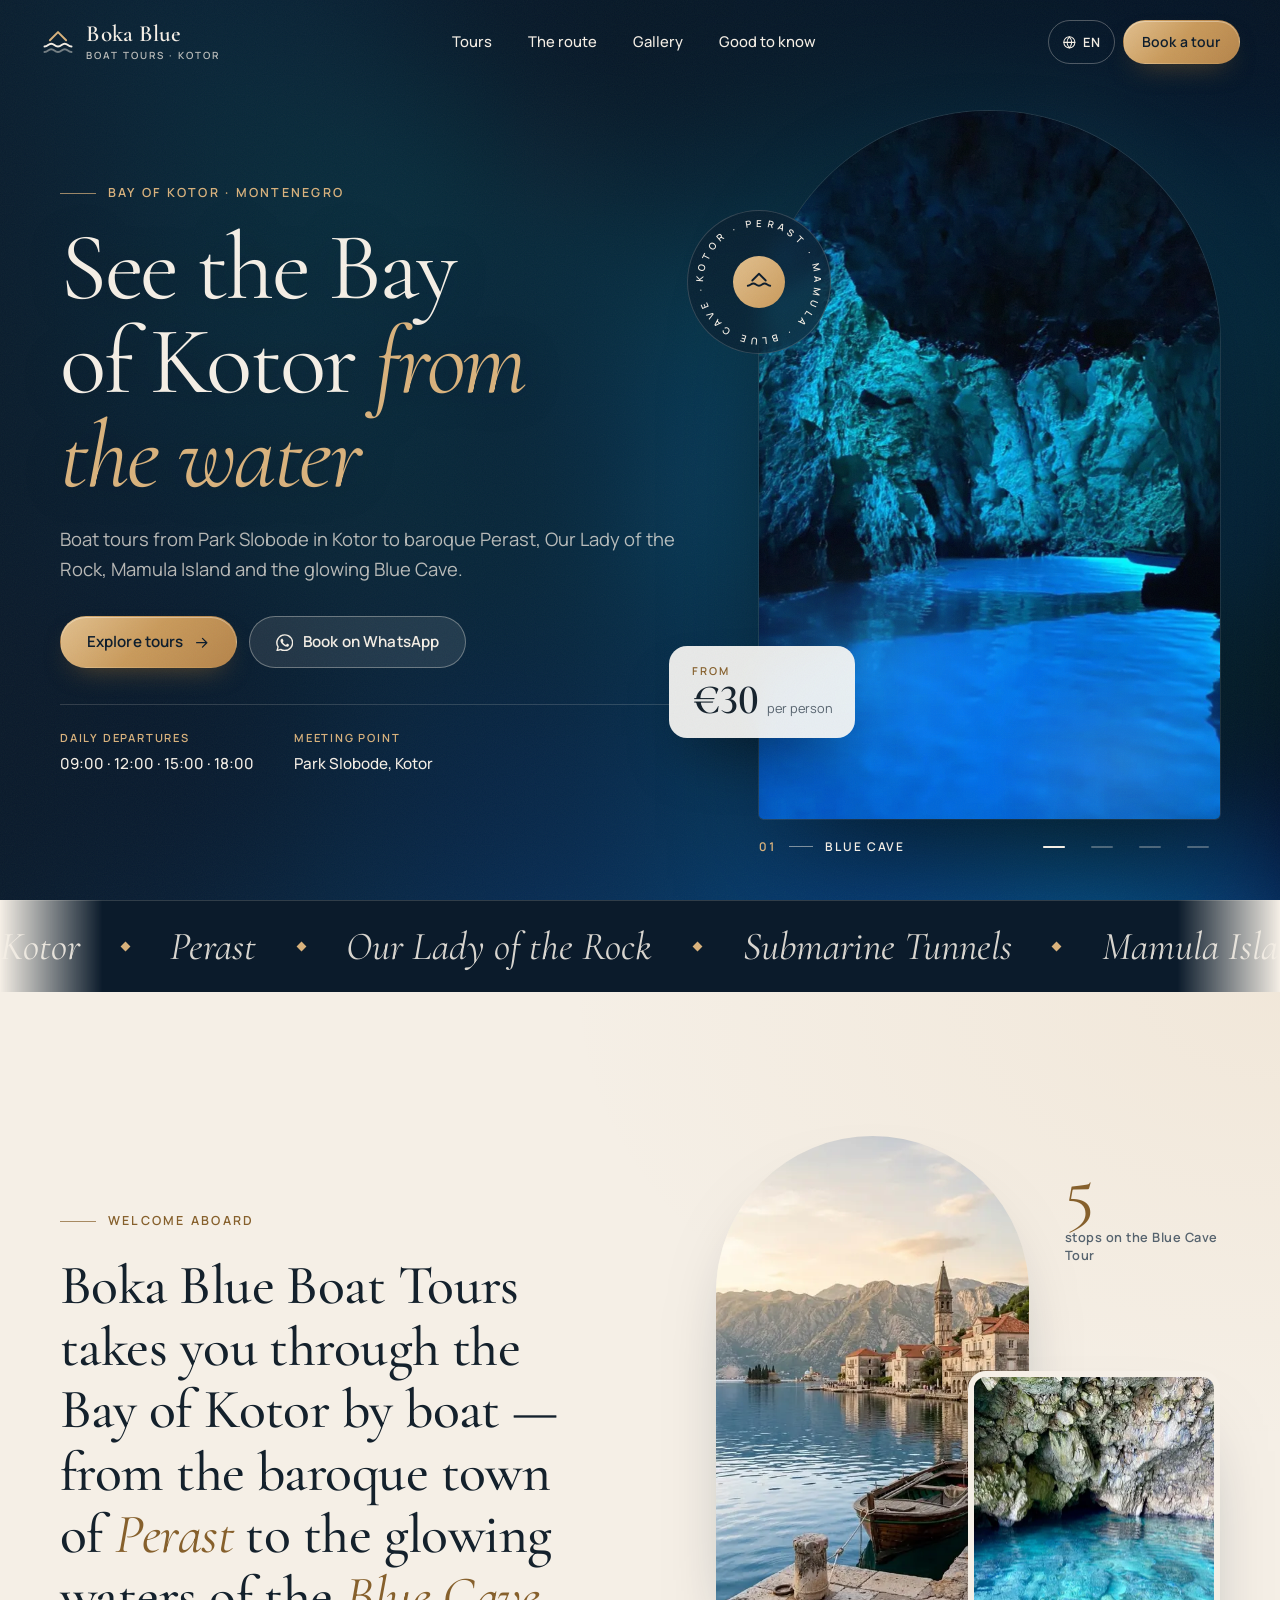
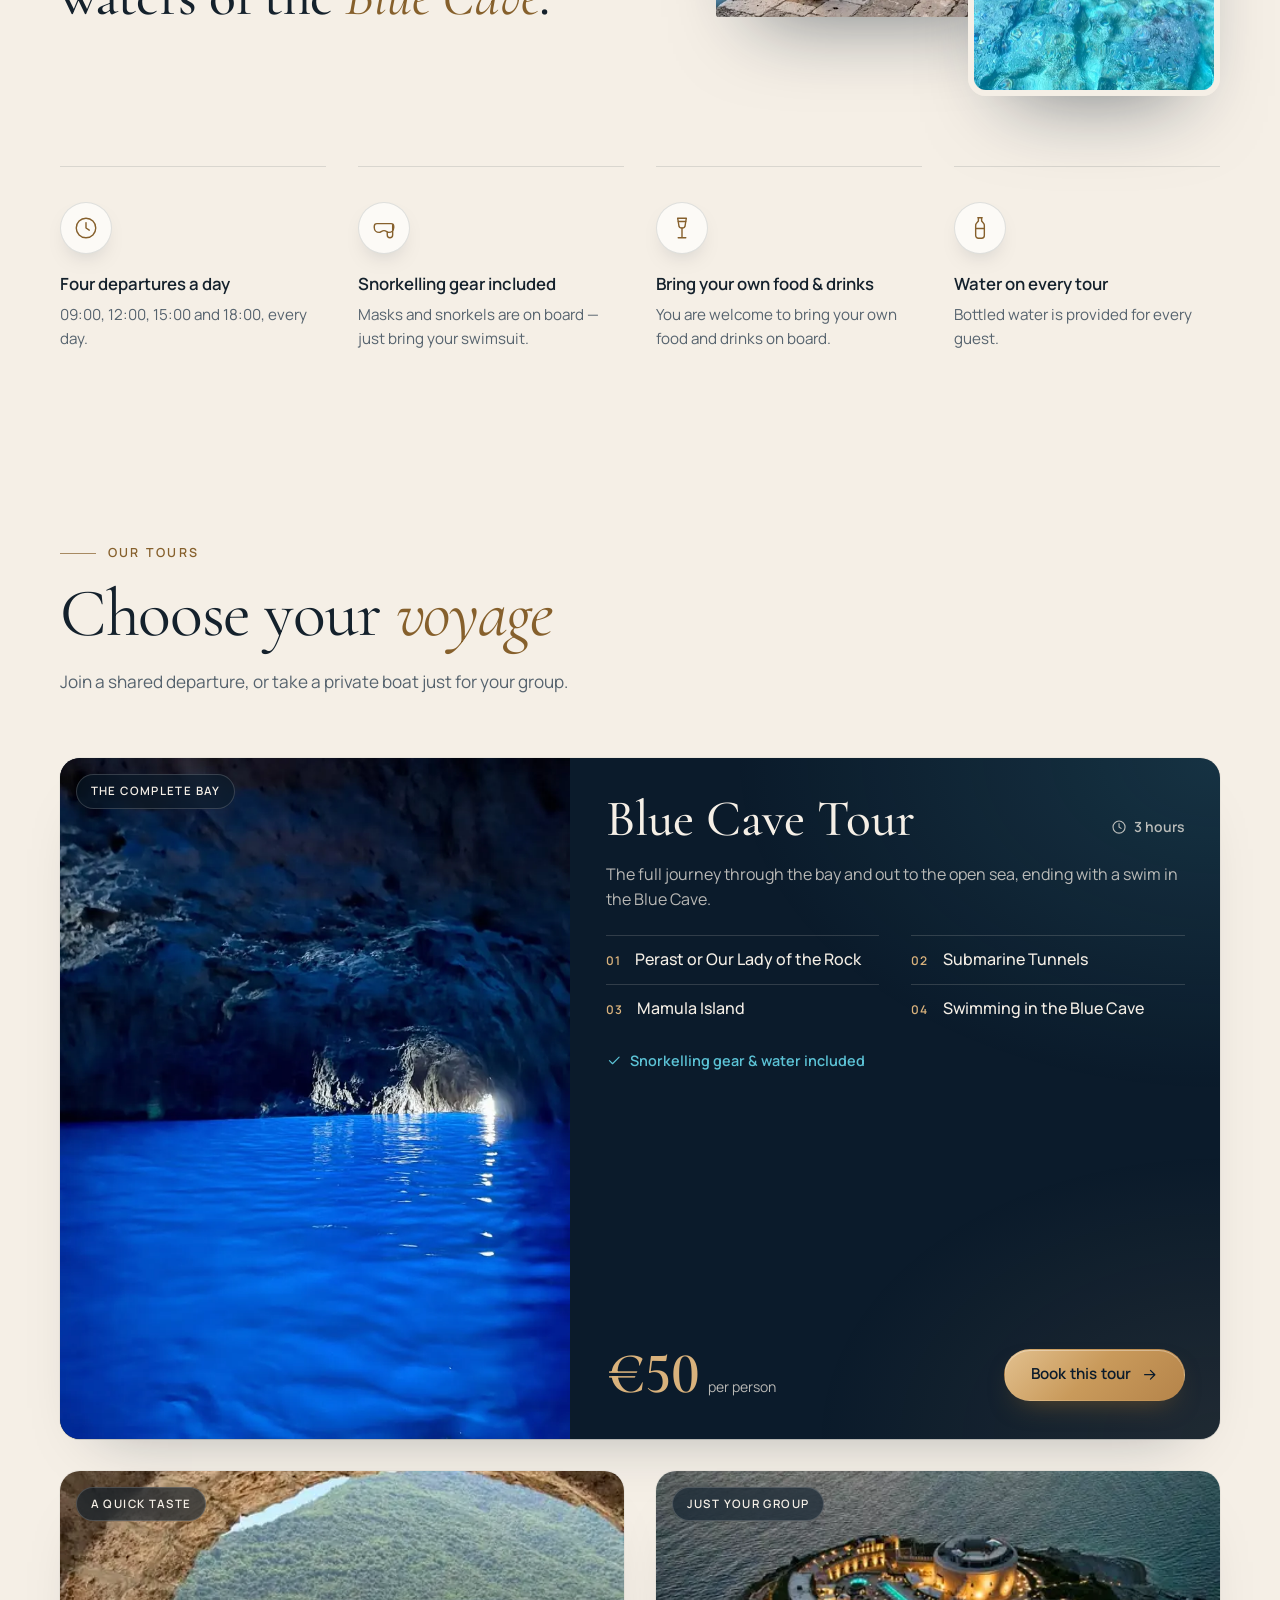
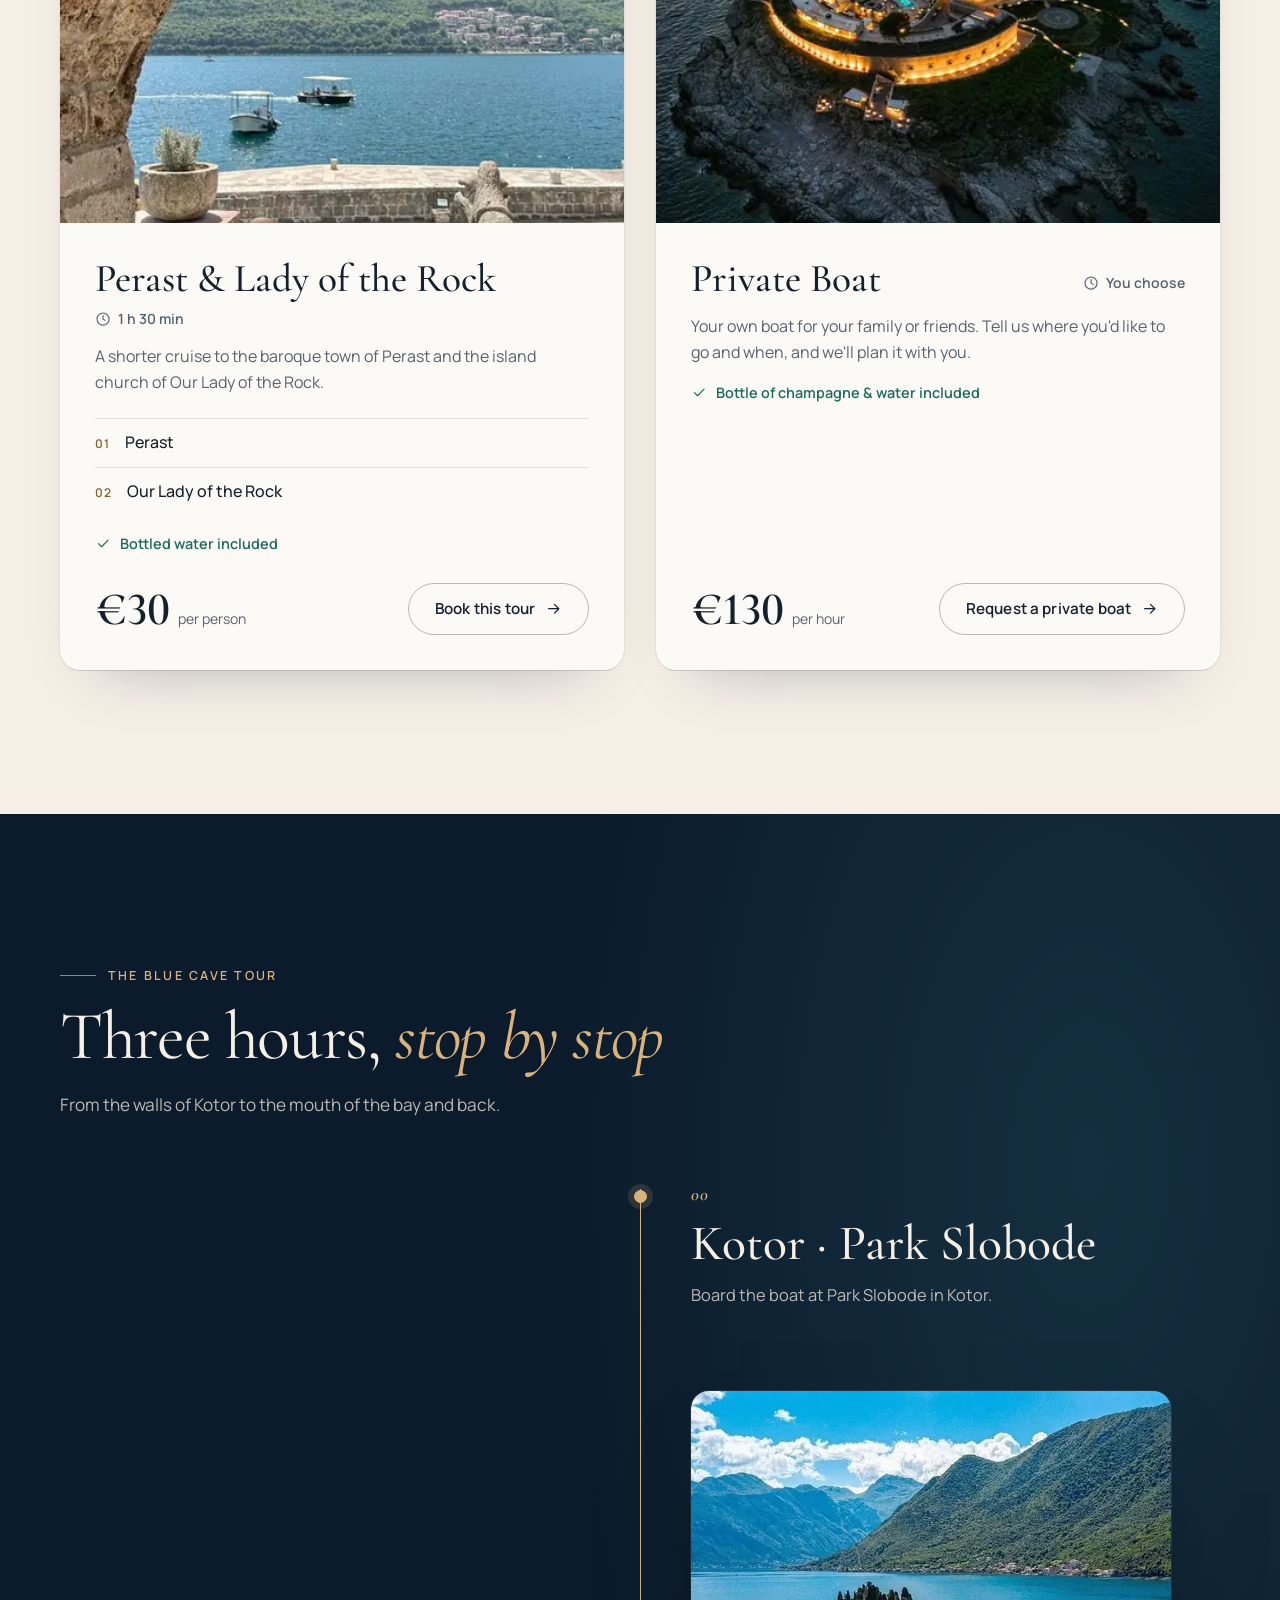
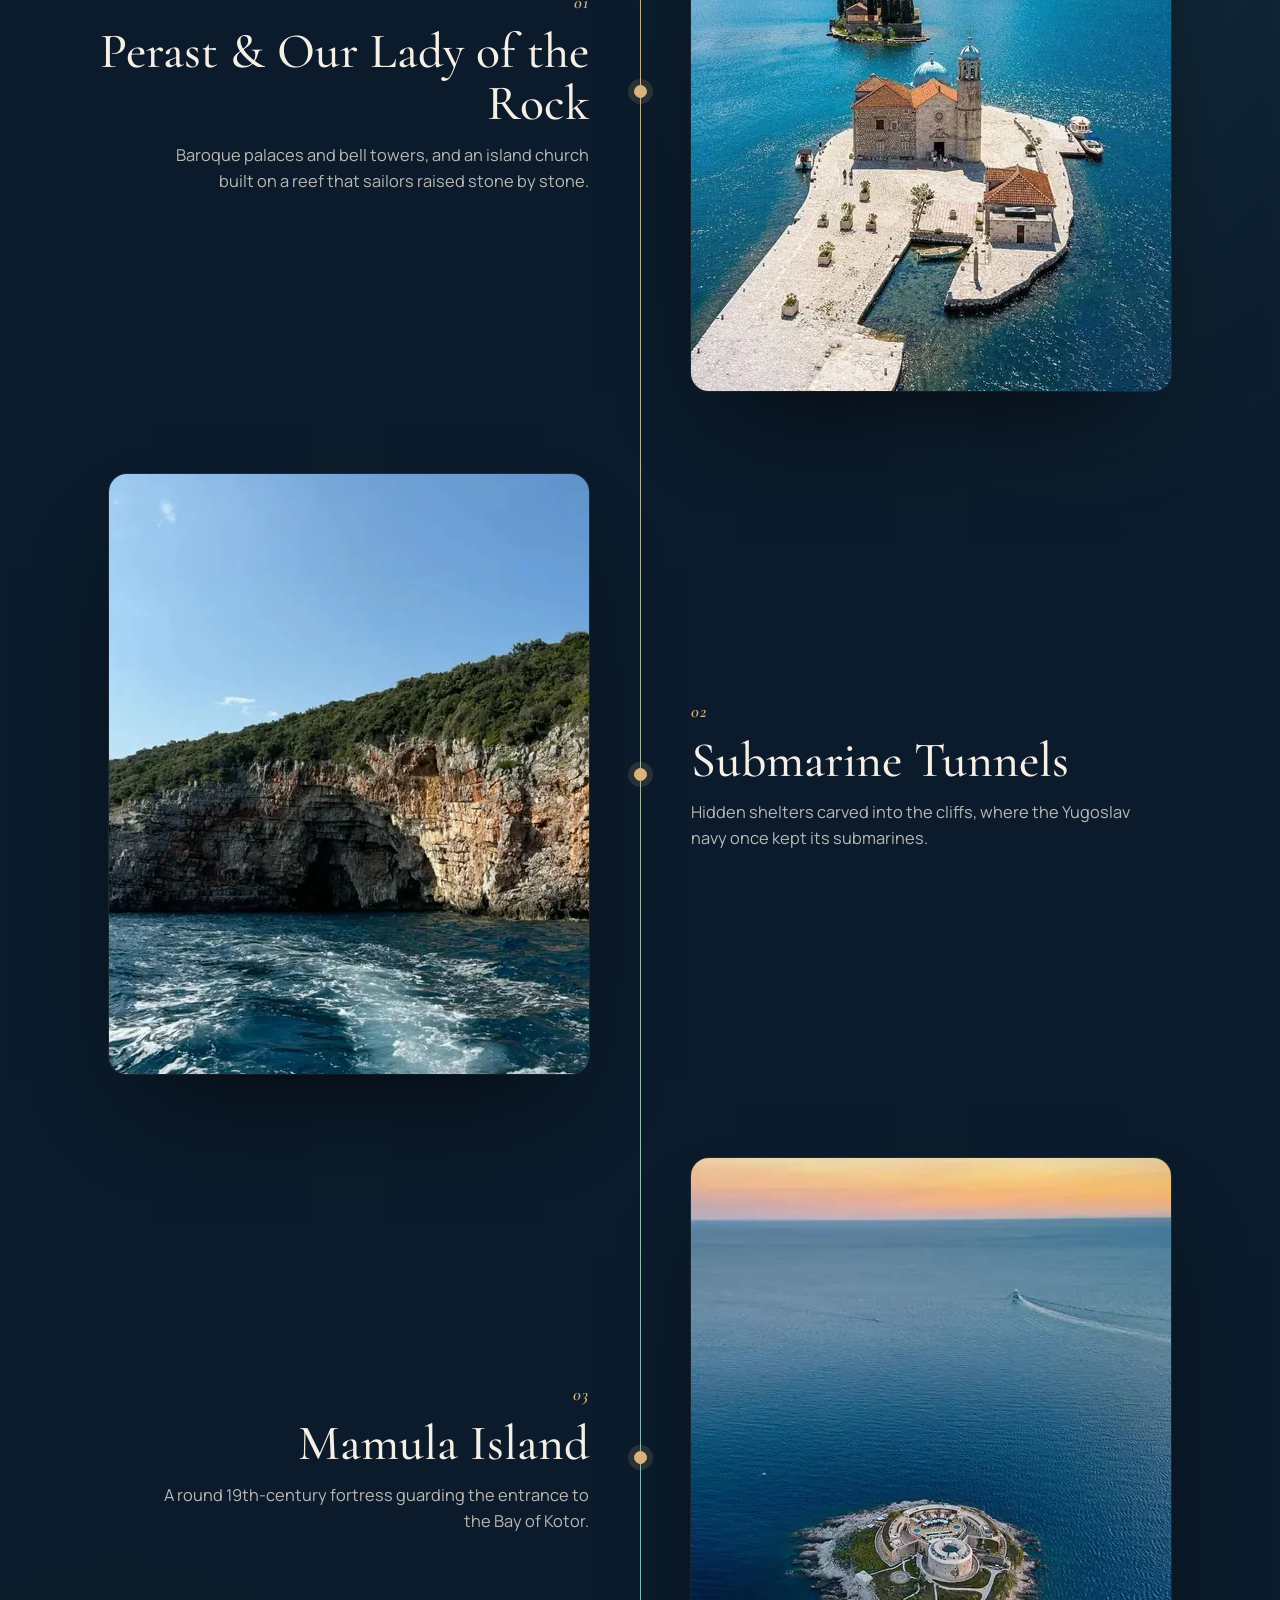
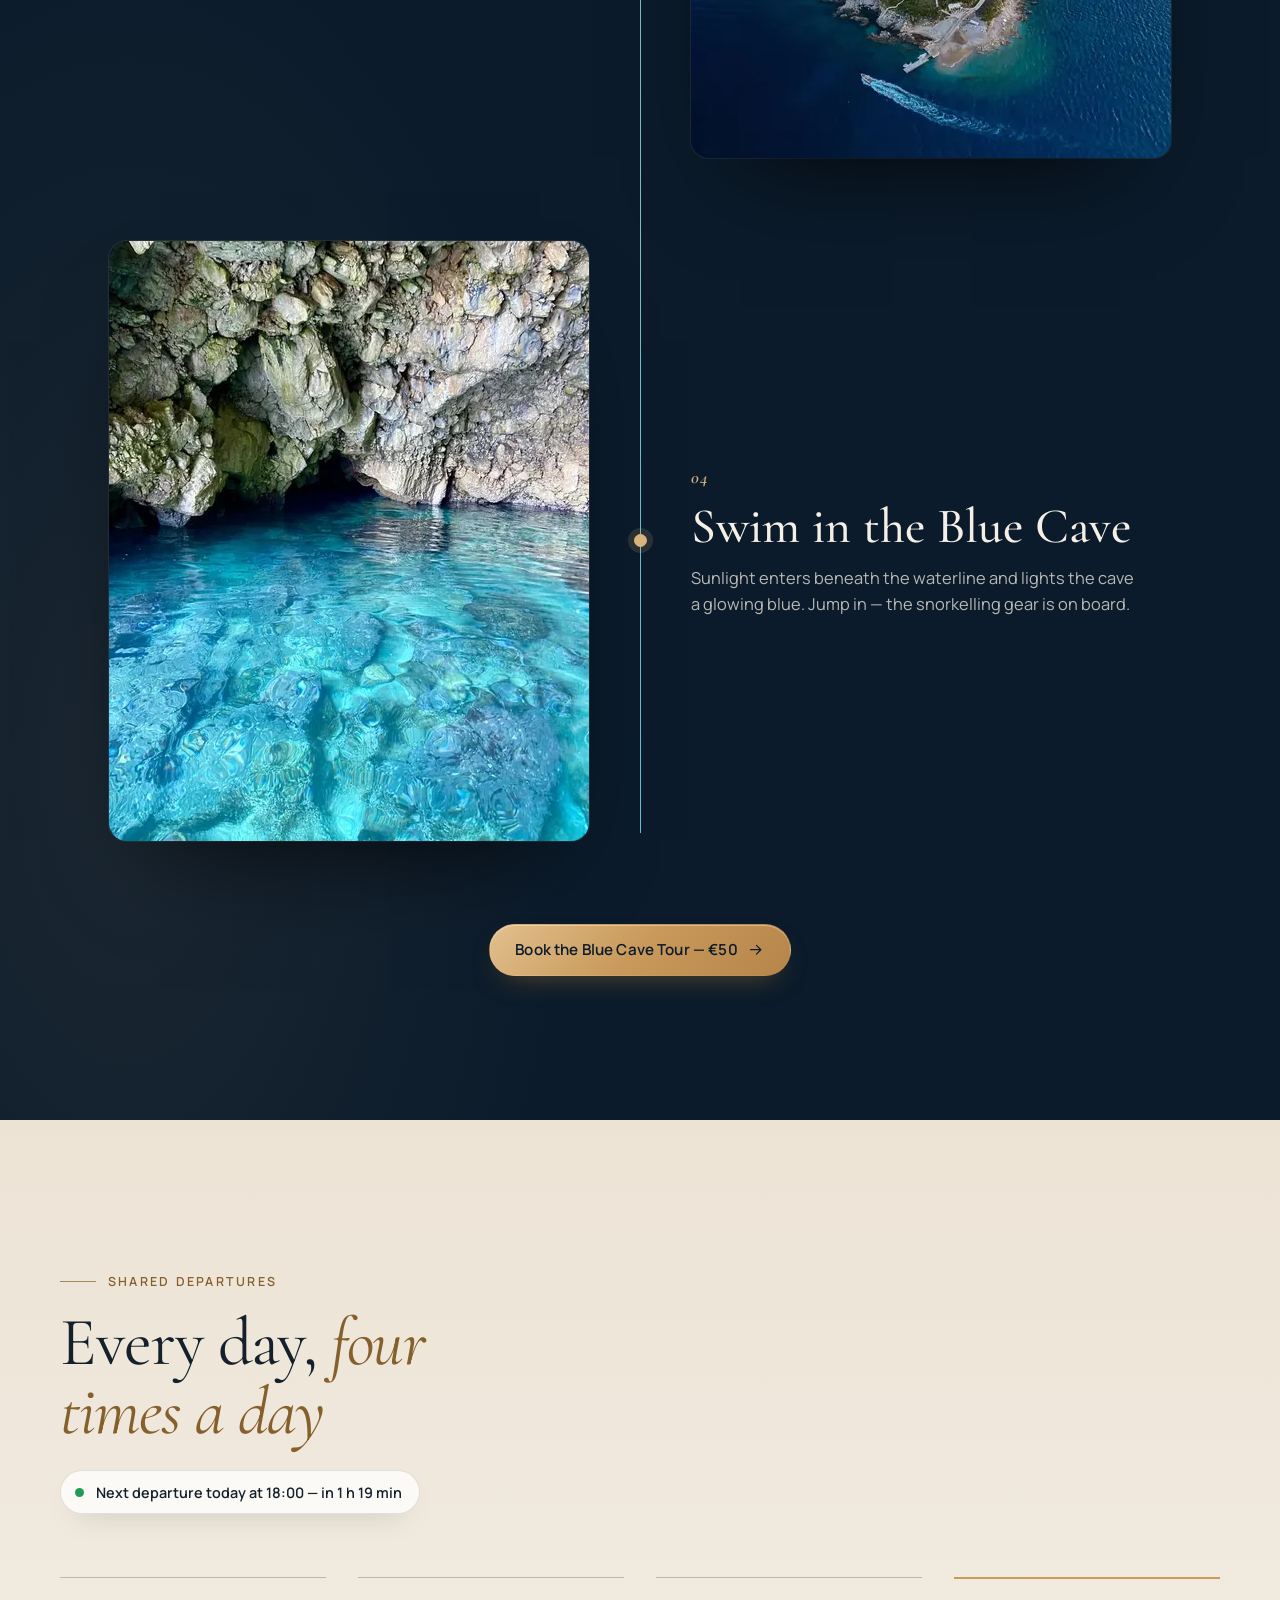
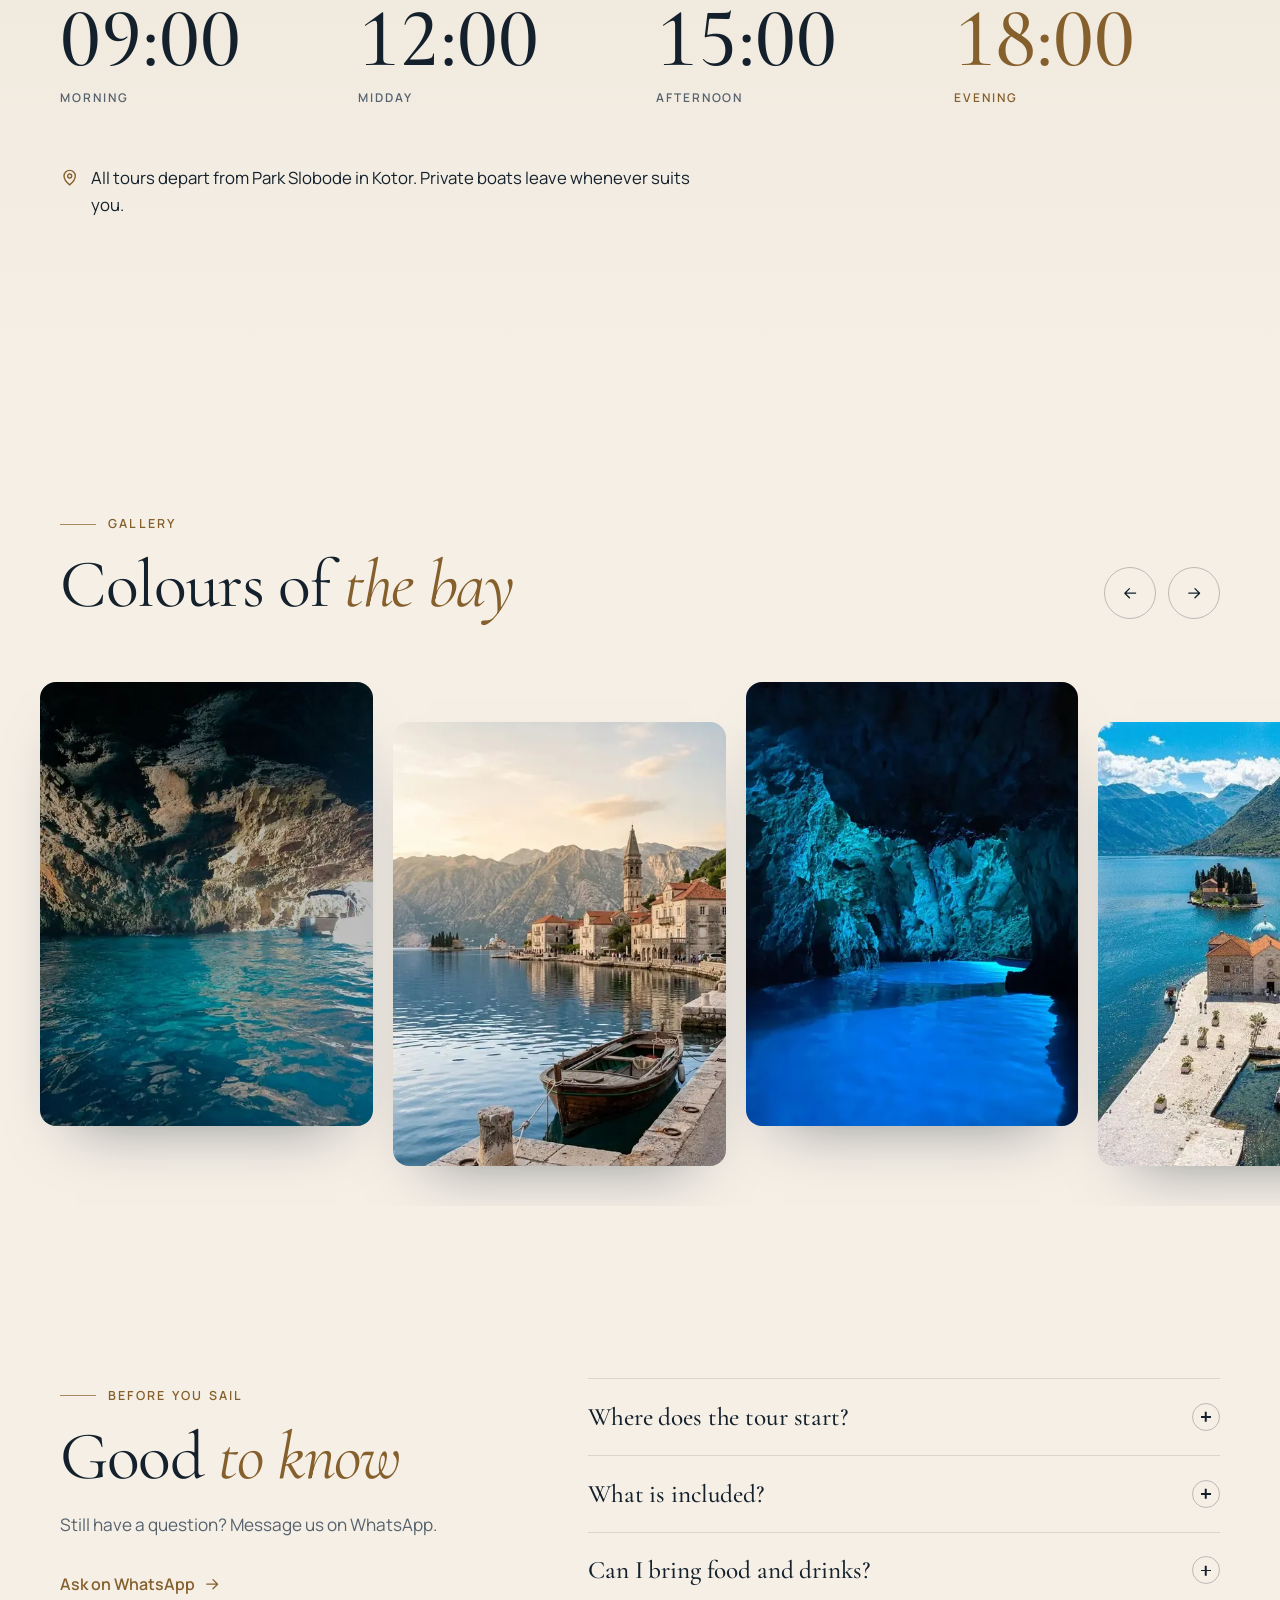
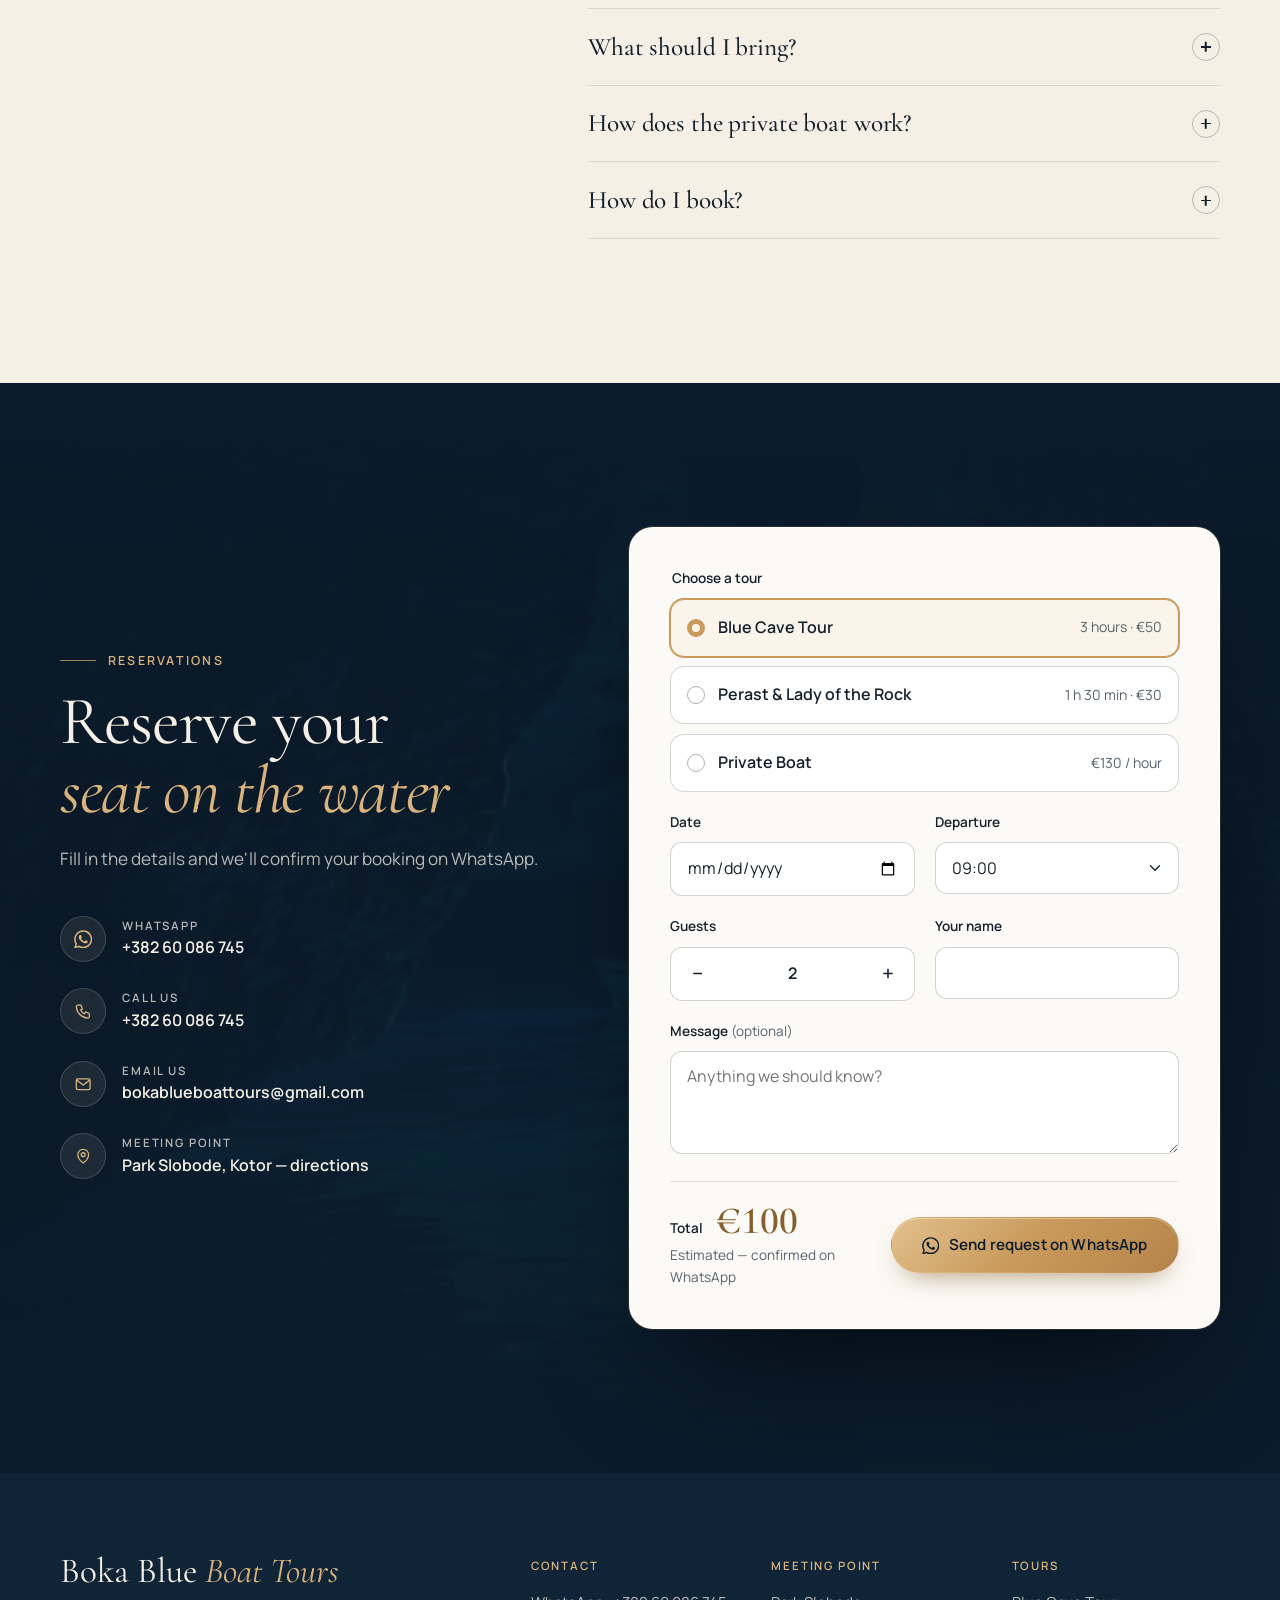
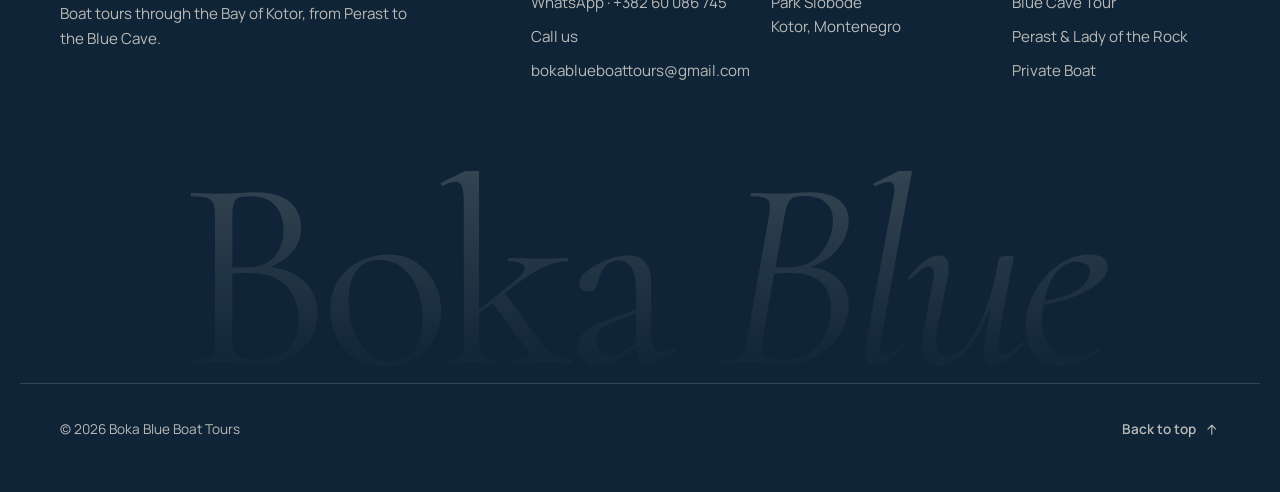
<file: boka-blue-boat-tours/index.html>
<!doctype html>
<html lang="en">
<head>
  <meta charset="utf-8">
  <meta name="viewport" content="width=device-width, initial-scale=1, viewport-fit=cover">
  <title>Boka Blue Boat Tours — Blue Cave & Bay of Kotor Boat Tours</title>
  <meta name="description" content="Boat tours from Park Slobode in Kotor to Perast, Our Lady of the Rock, the Submarine Tunnels, Mamula Island and the Blue Cave. Daily departures at 09:00, 12:00, 15:00 and 18:00. Private boats available.">
  <meta name="theme-color" content="#0B1B2B">
  <meta property="og:type" content="website">
  <meta property="og:title" content="Boka Blue Boat Tours — Kotor, Montenegro">
  <meta property="og:description" content="Blue Cave Tour €50 · Perast & Lady of the Rock €30 · Private boat €130/hour. Departing daily from Park Slobode, Kotor.">
  <meta property="og:image" content="assets/img/blue-cave.webp">
  <link rel="icon" href="data:image/svg+xml,%3Csvg xmlns='http://www.w3.org/2000/svg' viewBox='0 0 64 64'%3E%3Crect width='64' height='64' rx='14' fill='%230B1B2B'/%3E%3Cpath d='M12 38c6 0 6-4 10-4s4 4 10 4 6-4 10-4 4 4 10 4' fill='none' stroke='%234FB3C8' stroke-width='4' stroke-linecap='round'/%3E%3Cpath d='M18 30l14-14 14 14' fill='none' stroke='%23D9B27C' stroke-width='4' stroke-linecap='round' stroke-linejoin='round'/%3E%3C/svg%3E">

  <link rel="preconnect" href="https://fonts.googleapis.com">
  <link rel="preconnect" href="https://fonts.gstatic.com" crossorigin>
  <link rel="stylesheet" href="https://fonts.googleapis.com/css2?family=Cormorant+Garamond:ital,wght@0,400;0,500;0,600;1,400;1,500&family=Manrope:wght@400;500;600;700&display=swap">
  <link rel="preload" as="image" href="assets/img/blue-cave.webp" fetchpriority="high">
  <link rel="stylesheet" href="styles.css">
  <script>document.documentElement.classList.add("js")</script>

  <script type="application/ld+json">
  {
    "@context": "https://schema.org",
    "@type": "TravelAgency",
    "name": "Boka Blue Boat Tours",
    "telephone": "+382 60 086 745",
    "email": "bokablueboattours@gmail.com",
    "image": "assets/img/blue-cave.webp",
    "address": {"@type": "PostalAddress", "streetAddress": "Park Slobode", "addressLocality": "Kotor", "addressCountry": "ME"},
    "makesOffer": [
      {"@type": "Offer", "name": "Blue Cave Tour (3 hours)", "price": "50", "priceCurrency": "EUR"},
      {"@type": "Offer", "name": "Perast & Lady of the Rock Tour (1 h 30 min)", "price": "30", "priceCurrency": "EUR"},
      {"@type": "Offer", "name": "Private boat tour (per hour)", "price": "130", "priceCurrency": "EUR"}
    ]
  }
  </script>
</head>
<body>
  <a class="skip-link" href="#main" data-i18n="skip">Skip to content</a>

  <!-- ============ HEADER ============ -->
  <header class="site-header" id="top">
    <div class="header-inner">
      <a class="brand" href="#top" aria-label="Boka Blue Boat Tours — home">
        <svg class="brand-mark" viewBox="0 0 40 40" aria-hidden="true"><path d="M5 25c4 0 4-3 7.5-3s3.5 3 7.5 3 4-3 7.5-3 3.5 3 7.5 3" fill="none" stroke="currentColor" stroke-width="2.2" stroke-linecap="round"/><path d="M5 31c4 0 4-3 7.5-3s3.5 3 7.5 3 4-3 7.5-3 3.5 3 7.5 3" fill="none" stroke="currentColor" stroke-width="2.2" stroke-linecap="round" opacity=".45"/><path d="M11 18 20 9l9 9" fill="none" stroke="var(--brass-2)" stroke-width="2.2" stroke-linecap="round" stroke-linejoin="round"/></svg>
        <span class="brand-text"><span class="brand-name">Boka Blue</span><span class="brand-sub">Boat Tours · Kotor</span></span>
      </a>

      <nav class="main-nav" aria-label="Main">
        <a href="#tours" data-i18n="nav.tours">Tours</a>
        <a href="#route" data-i18n="nav.route">The route</a>
        <a href="#gallery" data-i18n="nav.gallery">Gallery</a>
        <a href="#info" data-i18n="nav.info">Good to know</a>
      </nav>

      <div class="header-actions">
        <div class="lang" data-lang-switcher>
          <button class="lang-btn" type="button" aria-haspopup="true" aria-expanded="false" aria-controls="lang-menu">
            <svg viewBox="0 0 24 24" aria-hidden="true"><circle cx="12" cy="12" r="9"/><path d="M3 12h18M12 3c2.5 2.6 3.8 5.6 3.8 9s-1.3 6.4-3.8 9c-2.5-2.6-3.8-5.6-3.8-9S9.5 5.6 12 3Z"/></svg>
            <span class="lang-current">EN</span>
            <span class="sr-only" data-i18n="lang.label">Change language</span>
          </button>
          <ul class="lang-menu" id="lang-menu" role="list" hidden>
            <li><button type="button" data-set-lang="en" lang="en">English</button></li>
            <li><button type="button" data-set-lang="me" lang="cnr">Crnogorski</button></li>
            <li><button type="button" data-set-lang="de" lang="de">Deutsch</button></li>
            <li><button type="button" data-set-lang="ru" lang="ru">Русский</button></li>
            <li><button type="button" data-set-lang="tr" lang="tr">Türkçe</button></li>
          </ul>
        </div>
        <a class="btn btn-brass btn-sm header-cta" href="#book" data-i18n="nav.book">Book a tour</a>
        <button class="menu-btn" type="button" aria-expanded="false" aria-controls="mobile-menu">
          <span class="menu-icon" aria-hidden="true"><span></span><span></span></span>
          <span class="sr-only" data-i18n="nav.menu">Menu</span>
        </button>
      </div>
    </div>

    <div class="mobile-menu" id="mobile-menu" hidden>
      <nav aria-label="Mobile">
        <a href="#tours" data-i18n="nav.tours">Tours</a>
        <a href="#route" data-i18n="nav.route">The route</a>
        <a href="#gallery" data-i18n="nav.gallery">Gallery</a>
        <a href="#info" data-i18n="nav.info">Good to know</a>
        <a href="#book" data-i18n="nav.book">Book a tour</a>
      </nav>
      <div class="mobile-menu-foot">
        <a class="btn btn-wa" href="https://wa.me/38260086745" target="_blank" rel="noopener" data-wa>
          <svg viewBox="0 0 24 24" aria-hidden="true"><path fill="currentColor" d="M17.5 14.4c-.3-.1-1.7-.8-2-.9-.3-.1-.5-.1-.7.1-.2.3-.8.9-.9 1.1-.2.2-.3.2-.6.1-.3-.1-1.2-.5-2.3-1.4-.9-.8-1.4-1.7-1.6-2-.2-.3 0-.4.1-.6l.4-.5c.1-.2.2-.3.3-.5.1-.2 0-.4 0-.5l-.9-2.2c-.2-.6-.5-.5-.7-.5h-.6c-.2 0-.5.1-.8.4-.3.3-1 1-1 2.4s1 2.8 1.2 3c.1.2 2 3.1 4.9 4.3.7.3 1.2.5 1.6.6.7.2 1.3.2 1.8.1.6-.1 1.7-.7 1.9-1.4.2-.7.2-1.2.2-1.4-.1-.1-.3-.2-.6-.3ZM12 21.8c-1.8 0-3.5-.5-5-1.4l-.4-.2-3.7 1 1-3.6-.2-.4A9.8 9.8 0 1 1 12 21.8Zm0-21.6A11.8 11.8 0 0 0 1.9 18L.2 24l6.2-1.6A11.8 11.8 0 1 0 12 .2Z"/></svg>
          <span>+382 60 086 745</span>
        </a>
      </div>
    </div>
  </header>

  <main id="main">
    <!-- ============ HERO ============ -->
    <section class="hero" aria-labelledby="hero-title">
      <div class="hero-backdrop" aria-hidden="true">
        <div class="hero-backdrop-layer is-active" style="background-image:url(assets/img/blue-cave-blur.webp)"></div>
        <div class="hero-backdrop-layer" style="background-image:url(assets/img/lady-of-the-rock-mist-blur.webp)"></div>
        <div class="hero-backdrop-layer" style="background-image:url(assets/img/mamula-sunset-blur.webp)"></div>
        <div class="hero-backdrop-layer" style="background-image:url(assets/img/cliffs-wake-blur.webp)"></div>
      </div>

      <div class="hero-media" aria-roledescription="carousel" aria-label="Bay of Kotor highlights">
        <figure class="slide is-active" style="background-image:url(assets/img/blue-cave-blur.webp)">
          <img src="assets/img/blue-cave.webp" width="736" height="981" alt="Glowing blue water inside the Blue Cave" fetchpriority="high" decoding="async">
        </figure>
        <figure class="slide" style="background-image:url(assets/img/lady-of-the-rock-mist-blur.webp)">
          <img data-src="assets/img/lady-of-the-rock-mist.webp" width="736" height="1000" alt="Our Lady of the Rock island church with mountains in morning mist" decoding="async">
        </figure>
        <figure class="slide" style="background-image:url(assets/img/mamula-sunset-blur.webp)">
          <img data-src="assets/img/mamula-sunset.webp" width="735" height="980" alt="Aerial view of Mamula Island fortress at sunset with a boat wake" decoding="async">
        </figure>
        <figure class="slide" style="background-image:url(assets/img/cliffs-wake-blur.webp)">
          <img data-src="assets/img/cliffs-wake.webp" width="736" height="1308" alt="Boat wake beside limestone cliffs and a sea cave on the open Adriatic" decoding="async">
        </figure>
        <div class="hero-shimmer" aria-hidden="true"></div>
      </div>

      <div class="hero-badge" aria-hidden="true">
        <svg viewBox="0 0 200 200"><defs><path id="badge-circle" d="M100 100m-78 0a78 78 0 1 1 156 0a78 78 0 1 1-156 0"/></defs>
          <text><textPath href="#badge-circle" textLength="482">Kotor · Perast · Mamula · Blue Cave · </textPath></text></svg>
        <span class="hero-badge-core"><svg viewBox="0 0 40 40"><path d="M5 25c4 0 4-3 7.5-3s3.5 3 7.5 3 4-3 7.5-3 3.5 3 7.5 3"/><path d="M11 18 20 9l9 9"/></svg></span>
      </div>
      <a class="hero-chip" href="#tours">
        <span class="hero-chip-label" data-i18n="bar.from">From</span>
        <span class="hero-chip-price" data-price="30">€30</span>
        <span class="hero-chip-sub" data-i18n="price.pp">per person</span>
      </a>

      <div class="hero-content">
        <p class="eyebrow hero-in" style="--i:0"><span class="eyebrow-line"></span><span data-i18n="hero.eyebrow">Bay of Kotor · Montenegro</span></p>
        <h1 id="hero-title" class="hero-title hero-in" style="--i:1" data-i18n-html="hero.title">See the Bay of Kotor <em>from the water</em></h1>
        <p class="hero-lead hero-in" style="--i:2" data-i18n="hero.lead">Boat tours from Park Slobode in Kotor to baroque Perast, Our Lady of the Rock, Mamula Island and the glowing Blue Cave.</p>
        <div class="hero-ctas hero-in" style="--i:3">
          <a class="btn btn-brass" href="#tours"><span data-i18n="hero.cta1">Explore tours</span>
            <svg viewBox="0 0 24 24" aria-hidden="true"><path d="M5 12h14M13 6l6 6-6 6"/></svg></a>
          <a class="btn btn-ghost" href="https://wa.me/38260086745" target="_blank" rel="noopener" data-wa>
            <svg viewBox="0 0 24 24" aria-hidden="true" class="ico-fill"><path fill="currentColor" d="M17.5 14.4c-.3-.1-1.7-.8-2-.9-.3-.1-.5-.1-.7.1-.2.3-.8.9-.9 1.1-.2.2-.3.2-.6.1-.3-.1-1.2-.5-2.3-1.4-.9-.8-1.4-1.7-1.6-2-.2-.3 0-.4.1-.6l.4-.5c.1-.2.2-.3.3-.5.1-.2 0-.4 0-.5l-.9-2.2c-.2-.6-.5-.5-.7-.5h-.6c-.2 0-.5.1-.8.4-.3.3-1 1-1 2.4s1 2.8 1.2 3c.1.2 2 3.1 4.9 4.3.7.3 1.2.5 1.6.6.7.2 1.3.2 1.8.1.6-.1 1.7-.7 1.9-1.4.2-.7.2-1.2.2-1.4-.1-.1-.3-.2-.6-.3ZM12 21.8c-1.8 0-3.5-.5-5-1.4l-.4-.2-3.7 1 1-3.6-.2-.4A9.8 9.8 0 1 1 12 21.8Zm0-21.6A11.8 11.8 0 0 0 1.9 18L.2 24l6.2-1.6A11.8 11.8 0 1 0 12 .2Z"/></svg>
            <span data-i18n="hero.cta2">Book on WhatsApp</span></a>
        </div>
        <dl class="hero-meta hero-in" style="--i:4">
          <div><dt data-i18n="hero.departures">Daily departures</dt><dd>09:00 · 12:00 · 15:00 · 18:00</dd></div>
          <div><dt data-i18n="hero.fromLabel">Meeting point</dt><dd data-i18n="hero.from">Park Slobode, Kotor</dd></div>
        </dl>
      </div>

      <div class="hero-controls hero-in" style="--i:5">
        <p class="slide-caption" aria-live="polite"><span class="slide-num">01</span><span class="slide-sep"></span><span class="slide-name" data-slide-name>Blue Cave</span></p>
        <div class="slide-dots" role="group" aria-label="Choose slide">
          <button type="button" class="dot is-active" aria-label="Slide 1" aria-current="true"><span></span></button>
          <button type="button" class="dot" aria-label="Slide 2"><span></span></button>
          <button type="button" class="dot" aria-label="Slide 3"><span></span></button>
          <button type="button" class="dot" aria-label="Slide 4"><span></span></button>
        </div>
      </div>

    </section>

    <!-- ============ MARQUEE ============ -->
    <div class="marquee" aria-hidden="true">
      <div class="marquee-track">
        <span data-i18n="mq.kotor">Kotor</span><i></i><span data-i18n="mq.perast">Perast</span><i></i><span data-i18n="t2.s2">Our Lady of the Rock</span><i></i><span data-i18n="t1.s2">Submarine Tunnels</span><i></i><span data-i18n="t1.s3">Mamula Island</span><i></i><span data-i18n="mq.cave">Blue Cave</span><i></i>
        <span data-i18n="mq.kotor">Kotor</span><i></i><span data-i18n="mq.perast">Perast</span><i></i><span data-i18n="t2.s2">Our Lady of the Rock</span><i></i><span data-i18n="t1.s2">Submarine Tunnels</span><i></i><span data-i18n="t1.s3">Mamula Island</span><i></i><span data-i18n="mq.cave">Blue Cave</span><i></i>
      </div>
    </div>

    <!-- ============ INTRO ============ -->
    <section class="intro section" id="intro">
      <div class="container">
        <div class="intro-grid">
        <div class="intro-copy">
        <p class="eyebrow" data-reveal><span class="eyebrow-line"></span><span data-i18n="intro.eyebrow">Welcome aboard</span></p>
        <p class="intro-text" data-reveal data-i18n-html="intro.text">Boka Blue Boat Tours takes you through the Bay of Kotor by boat — from the baroque town of <em>Perast</em> to the glowing waters of the <em>Blue Cave</em>.</p>
        </div>
        <div class="intro-collage" aria-hidden="true">
          <figure class="ic-a" data-reveal><img src="assets/img/perast-sunset-sm.webp" width="480" height="715" alt="" loading="lazy" decoding="async"></figure>
          <figure class="ic-b" data-reveal style="--d:2"><img src="assets/img/clear-water-sm.webp" width="480" height="640" alt="" loading="lazy" decoding="async"></figure>
          <p class="ic-note" data-reveal style="--d:3"><span class="ic-note-num">5</span><span data-i18n="intro.stops">stops on the Blue Cave Tour</span></p>
        </div>
        </div>
        <ul class="features" role="list">
          <li data-reveal style="--d:0">
            <svg viewBox="0 0 24 24" aria-hidden="true"><circle cx="12" cy="12" r="9"/><path d="M12 7v5l3 2"/></svg>
            <div><h3 data-i18n="feat.1.t">Four departures a day</h3><p data-i18n="feat.1.p">09:00, 12:00, 15:00 and 18:00, every day.</p></div>
          </li>
          <li data-reveal style="--d:1">
            <svg viewBox="0 0 24 24" aria-hidden="true"><path d="M3 10.5c0-1.4 1.1-2.5 2.5-2.5h13c1.4 0 2.5 1.1 2.5 2.5v1c0 2.5-2 4.5-4.5 4.5-1.6 0-2.4-1.6-4.5-1.6S9.1 16 7.5 16C5 16 3 14 3 11.5v-1Z"/><path d="M15 16v2.5a2.5 2.5 0 0 0 5 0V9"/></svg>
            <div><h3 data-i18n="feat.2.t">Snorkelling gear included</h3><p data-i18n="feat.2.p">Masks and snorkels are on board — just bring your swimsuit.</p></div>
          </li>
          <li data-reveal style="--d:2">
            <svg viewBox="0 0 24 24" aria-hidden="true"><path d="M8 3h8l-1 6a3 3 0 0 1-6 0L8 3Z"/><path d="M12 12v8M8.5 21h7"/><path d="M8.6 6h6.8"/></svg>
            <div><h3 data-i18n="feat.3.t">Bring your own food &amp; drinks</h3><p data-i18n="feat.3.p">You are welcome to bring your own food and drinks on board.</p></div>
          </li>
          <li data-reveal style="--d:3">
            <svg viewBox="0 0 24 24" aria-hidden="true"><path d="M10 2.5h4M10.5 2.5v3L8.5 8a3 3 0 0 0-.5 1.7V19a2.5 2.5 0 0 0 2.5 2.5h3A2.5 2.5 0 0 0 16 19V9.7a3 3 0 0 0-.5-1.7l-2-2.5v-3"/><path d="M8 12.5h8"/></svg>
            <div><h3 data-i18n="feat.4.t">Water on every tour</h3><p data-i18n="feat.4.p">Bottled water is provided for every guest.</p></div>
          </li>
        </ul>
      </div>
    </section>

    <!-- ============ TOURS ============ -->
    <section class="tours section" id="tours" aria-labelledby="tours-title">
      <div class="container">
        <header class="section-head" data-reveal>
          <p class="eyebrow"><span class="eyebrow-line"></span><span data-i18n="tours.eyebrow">Our tours</span></p>
          <h2 id="tours-title" data-i18n-html="tours.title">Choose your <em>voyage</em></h2>
          <p class="section-lead" data-i18n="tours.lead">Join a shared departure, or take a private boat just for your group.</p>
        </header>

        <div class="tour-grid">
          <article class="tour-card tour-feature" data-reveal style="--d:0">
            <div class="tour-img">
              <img src="assets/img/blue-cave-light-sm.webp" srcset="assets/img/blue-cave-light-sm.webp 480w, assets/img/blue-cave-light.webp 736w" sizes="(min-width: 960px) 40vw, 100vw" width="736" height="981" alt="Sunlight glowing through the water of the Blue Cave" loading="lazy" decoding="async">
              <span class="tour-tag" data-i18n="t1.tag">The complete bay</span>
            </div>
            <div class="tour-body">
              <div class="tour-top">
                <h3 data-i18n="t1.name">Blue Cave Tour</h3>
                <p class="tour-dur"><svg viewBox="0 0 24 24" aria-hidden="true"><circle cx="12" cy="12" r="9"/><path d="M12 7v5l3 2"/></svg><span data-i18n="t1.dur">3 hours</span></p>
              </div>
              <p class="tour-desc" data-i18n="t1.desc">The full journey through the bay and out to the open sea, ending with a swim in the Blue Cave.</p>
              <ol class="tour-stops" role="list">
                <li data-i18n="t1.s1">Perast or Our Lady of the Rock</li>
                <li data-i18n="t1.s2">Submarine Tunnels</li>
                <li data-i18n="t1.s3">Mamula Island</li>
                <li data-i18n="t1.s4">Swimming in the Blue Cave</li>
              </ol>
              <p class="tour-incl"><svg viewBox="0 0 24 24" aria-hidden="true"><path d="m5 12.5 4.5 4.5L19 7.5"/></svg><span data-i18n="tours.incl">Snorkelling gear &amp; water included</span></p>
              <div class="tour-foot">
                <p class="price"><span class="price-amt" data-price="50">€50</span><span class="price-unit" data-i18n="price.pp">per person</span></p>
                <a class="btn btn-brass" href="#book" data-book-tour="t1"><span data-i18n="tours.book">Book this tour</span><svg viewBox="0 0 24 24" aria-hidden="true"><path d="M5 12h14M13 6l6 6-6 6"/></svg></a>
              </div>
            </div>
          </article>

          <article class="tour-card" data-reveal style="--d:1">
            <div class="tour-img">
              <img src="assets/img/island-arch-sm.webp" srcset="assets/img/island-arch-sm.webp 480w, assets/img/island-arch.webp 675w" sizes="(min-width: 960px) 28vw, 100vw" width="675" height="1200" alt="Boats on the bay seen through a stone arch on Our Lady of the Rock" loading="lazy" decoding="async">
              <span class="tour-tag" data-i18n="t2.tag">A quick taste</span>
            </div>
            <div class="tour-body">
              <div class="tour-top">
                <h3 data-i18n="t2.name">Perast & Lady of the Rock</h3>
                <p class="tour-dur"><svg viewBox="0 0 24 24" aria-hidden="true"><circle cx="12" cy="12" r="9"/><path d="M12 7v5l3 2"/></svg><span data-i18n="t2.dur">1 h 30 min</span></p>
              </div>
              <p class="tour-desc" data-i18n="t2.desc">A shorter cruise to the baroque town of Perast and the island church of Our Lady of the Rock.</p>
              <ol class="tour-stops" role="list">
                <li data-i18n="t2.s1">Perast</li>
                <li data-i18n="t2.s2">Our Lady of the Rock</li>
              </ol>
              <p class="tour-incl"><svg viewBox="0 0 24 24" aria-hidden="true"><path d="m5 12.5 4.5 4.5L19 7.5"/></svg><span data-i18n="tours.water">Bottled water included</span></p>
              <div class="tour-foot">
                <p class="price"><span class="price-amt" data-price="30">€30</span><span class="price-unit" data-i18n="price.pp">per person</span></p>
                <a class="btn btn-outline" href="#book" data-book-tour="t2"><span data-i18n="tours.book">Book this tour</span><svg viewBox="0 0 24 24" aria-hidden="true"><path d="M5 12h14M13 6l6 6-6 6"/></svg></a>
              </div>
            </div>
          </article>

          <article class="tour-card tour-private" data-reveal style="--d:2">
            <div class="tour-img">
              <img src="assets/img/mamula-night-sm.webp" srcset="assets/img/mamula-night-sm.webp 480w, assets/img/mamula-night.webp 736w" sizes="(min-width: 960px) 28vw, 100vw" width="736" height="920" alt="Mamula Island fortress lit up at dusk" loading="lazy" decoding="async">
              <span class="tour-tag" data-i18n="t3.tag">Just your group</span>
            </div>
            <div class="tour-body">
              <div class="tour-top">
                <h3 data-i18n="t3.name">Private Boat</h3>
                <p class="tour-dur"><svg viewBox="0 0 24 24" aria-hidden="true"><circle cx="12" cy="12" r="9"/><path d="M12 7v5l3 2"/></svg><span data-i18n="t3.dur">You choose</span></p>
              </div>
              <p class="tour-desc" data-i18n="t3.desc">Your own boat for your family or friends. Tell us where you'd like to go and when, and we'll plan it with you.</p>
              <p class="tour-incl"><svg viewBox="0 0 24 24" aria-hidden="true"><path d="m5 12.5 4.5 4.5L19 7.5"/></svg><span data-i18n="t3.incl">Bottle of champagne &amp; water included</span></p>
              <div class="tour-foot">
                <p class="price"><span class="price-amt" data-price="130">€130</span><span class="price-unit" data-i18n="price.ph">per hour</span></p>
                <a class="btn btn-outline" href="#book" data-book-tour="t3"><span data-i18n="tours.request">Request a private boat</span><svg viewBox="0 0 24 24" aria-hidden="true"><path d="M5 12h14M13 6l6 6-6 6"/></svg></a>
              </div>
            </div>
          </article>
        </div>
      </div>
    </section>

    <!-- ============ ROUTE ============ -->
    <section class="route section" id="route" aria-labelledby="route-title">
      <div class="container">
        <header class="section-head section-head-light" data-reveal>
          <p class="eyebrow"><span class="eyebrow-line"></span><span data-i18n="route.eyebrow">The Blue Cave Tour</span></p>
          <h2 id="route-title" data-i18n-html="route.title">Three hours, <em>stop by stop</em></h2>
          <p class="section-lead" data-i18n="route.lead">From the walls of Kotor to the mouth of the bay and back.</p>
        </header>

        <ol class="route-list" role="list">
          <li class="route-line" aria-hidden="true"><span class="route-line-fill"></span></li>

          <li class="stop stop-start" data-reveal>
            <span class="stop-pin" aria-hidden="true"></span>
            <div class="stop-text">
              <p class="stop-num">00</p>
              <h3 data-i18n="r0.t">Kotor · Park Slobode</h3>
              <p data-i18n="r0.p">Board the boat at Park Slobode in Kotor.</p>
            </div>
          </li>

          <li class="stop" data-reveal>
            <span class="stop-pin" aria-hidden="true"></span>
            <figure class="stop-img"><img src="assets/img/lady-of-the-rock-aerial-sm.webp" srcset="assets/img/lady-of-the-rock-aerial-sm.webp 480w, assets/img/lady-of-the-rock-aerial.webp 736w" sizes="(min-width: 960px) 34vw, 85vw" width="736" height="920" alt="Our Lady of the Rock and St George island in front of Perast" loading="lazy" decoding="async"></figure>
            <div class="stop-text">
              <p class="stop-num">01</p>
              <h3 data-i18n="r1.t">Perast & Our Lady of the Rock</h3>
              <p data-i18n="r1.p">Baroque palaces and bell towers, and an island church built on a reef that sailors raised stone by stone.</p>
            </div>
          </li>

          <li class="stop" data-reveal>
            <span class="stop-pin" aria-hidden="true"></span>
            <figure class="stop-img"><img src="assets/img/cliffs-wake-sm.webp" srcset="assets/img/cliffs-wake-sm.webp 480w, assets/img/cliffs-wake.webp 736w" sizes="(min-width: 960px) 34vw, 85vw" width="736" height="1308" alt="Limestone cliffs of the Luštica peninsula" loading="lazy" decoding="async"></figure>
            <div class="stop-text">
              <p class="stop-num">02</p>
              <h3 data-i18n="r2.t">Submarine Tunnels</h3>
              <p data-i18n="r2.p">Hidden shelters carved into the cliffs, where the Yugoslav navy once kept its submarines.</p>
            </div>
          </li>

          <li class="stop" data-reveal>
            <span class="stop-pin" aria-hidden="true"></span>
            <figure class="stop-img"><img src="assets/img/mamula-sunset-sm.webp" srcset="assets/img/mamula-sunset-sm.webp 480w, assets/img/mamula-sunset.webp 735w" sizes="(min-width: 960px) 34vw, 85vw" width="735" height="980" alt="Mamula Island fortress at the entrance to the bay" loading="lazy" decoding="async"></figure>
            <div class="stop-text">
              <p class="stop-num">03</p>
              <h3 data-i18n="r3.t">Mamula Island</h3>
              <p data-i18n="r3.p">A round 19th-century fortress guarding the entrance to the Bay of Kotor.</p>
            </div>
          </li>

          <li class="stop" data-reveal>
            <span class="stop-pin" aria-hidden="true"></span>
            <figure class="stop-img"><img src="assets/img/clear-water-sm.webp" srcset="assets/img/clear-water-sm.webp 480w, assets/img/clear-water.webp 736w" sizes="(min-width: 960px) 34vw, 85vw" width="736" height="981" alt="Crystal-clear turquoise water at a sea cave" loading="lazy" decoding="async"></figure>
            <div class="stop-text">
              <p class="stop-num">04</p>
              <h3 data-i18n="r4.t">Swim in the Blue Cave</h3>
              <p data-i18n="r4.p">Sunlight enters beneath the waterline and lights the cave a glowing blue. Jump in — the snorkelling gear is on board.</p>
            </div>
          </li>
        </ol>

        <div class="route-cta" data-reveal>
          <a class="btn btn-brass" href="#book" data-book-tour="t1"><span data-i18n="route.cta">Book the Blue Cave Tour — €50</span><svg viewBox="0 0 24 24" aria-hidden="true"><path d="M5 12h14M13 6l6 6-6 6"/></svg></a>
        </div>
      </div>
    </section>

    <!-- ============ DEPARTURES ============ -->
    <section class="departures section" aria-labelledby="dep-title">
      <div class="container">
        <header class="section-head" data-reveal>
          <p class="eyebrow"><span class="eyebrow-line"></span><span data-i18n="dep.eyebrow">Shared departures</span></p>
          <h2 id="dep-title" data-i18n-html="dep.title">Every day, <em>four times a day</em></h2>
          <p class="next-dep" data-next-dep hidden><span class="live-dot" aria-hidden="true"></span><span data-next-dep-text></span></p>
        </header>
        <ul class="times" role="list">
          <li data-reveal style="--d:0"><span class="time" data-time="09:00">09:00</span><span class="time-label" data-i18n="dep.morning">Morning</span></li>
          <li data-reveal style="--d:1"><span class="time" data-time="12:00">12:00</span><span class="time-label" data-i18n="dep.midday">Midday</span></li>
          <li data-reveal style="--d:2"><span class="time" data-time="15:00">15:00</span><span class="time-label" data-i18n="dep.afternoon">Afternoon</span></li>
          <li data-reveal style="--d:3"><span class="time" data-time="18:00">18:00</span><span class="time-label" data-i18n="dep.evening">Evening</span></li>
        </ul>
        <p class="dep-note" data-reveal>
          <svg viewBox="0 0 24 24" aria-hidden="true"><path d="M12 21s-7-5.6-7-11a7 7 0 0 1 14 0c0 5.4-7 11-7 11Z"/><circle cx="12" cy="10" r="2.5"/></svg>
          <span data-i18n="dep.note">All tours depart from Park Slobode in Kotor. Private boats leave whenever suits you.</span>
        </p>
      </div>
    </section>

    <!-- ============ GALLERY ============ -->
    <section class="gallery section" id="gallery" aria-labelledby="gallery-title">
      <div class="container gallery-head">
        <header class="section-head" data-reveal>
          <p class="eyebrow"><span class="eyebrow-line"></span><span data-i18n="gallery.eyebrow">Gallery</span></p>
          <h2 id="gallery-title" data-i18n-html="gallery.title">Colours of <em>the bay</em></h2>
        </header>
        <div class="gallery-nav" data-reveal>
          <button type="button" class="round-btn" data-gallery-prev><svg viewBox="0 0 24 24" aria-hidden="true"><path d="M19 12H5M11 6l-6 6 6 6"/></svg><span class="sr-only" data-i18n="gallery.prev">Previous photos</span></button>
          <button type="button" class="round-btn" data-gallery-next><svg viewBox="0 0 24 24" aria-hidden="true"><path d="M5 12h14M13 6l6 6-6 6"/></svg><span class="sr-only" data-i18n="gallery.next">Next photos</span></button>
        </div>
      </div>
      <ul class="gallery-track" role="list" tabindex="0" aria-label="Photo gallery">
        <li><img src="assets/img/cave-entrance-sm.webp" width="480" height="640" alt="A boat at the bright entrance of a sea cave" loading="lazy" decoding="async"></li>
        <li><img src="assets/img/perast-sunset-sm.webp" width="480" height="715" alt="Perast waterfront and bell tower at golden hour" loading="lazy" decoding="async"></li>
        <li><img src="assets/img/blue-cave-sm.webp" width="480" height="640" alt="Blue light reflecting on the walls of the Blue Cave" loading="lazy" decoding="async"></li>
        <li><img src="assets/img/lady-of-the-rock-aerial-sm.webp" width="480" height="600" alt="Aerial view of Our Lady of the Rock" loading="lazy" decoding="async"></li>
        <li><img src="assets/img/clear-water-sm.webp" width="480" height="640" alt="Turquoise water over white rocks" loading="lazy" decoding="async"></li>
        <li><img src="assets/img/mamula-night-sm.webp" width="480" height="600" alt="Mamula Island fortress lit at night" loading="lazy" decoding="async"></li>
        <li><img src="assets/img/cave-night-sm.webp" width="480" height="840" alt="A small boat floating in a dark blue sea cave" loading="lazy" decoding="async"></li>
        <li><img src="assets/img/island-arch-sm.webp" width="480" height="853" alt="Stone arch framing boats on the bay" loading="lazy" decoding="async"></li>
      </ul>
    </section>

    <!-- ============ INFO / FAQ ============ -->
    <section class="info section" id="info" aria-labelledby="info-title">
      <div class="container info-grid">
        <header class="section-head" data-reveal>
          <p class="eyebrow"><span class="eyebrow-line"></span><span data-i18n="faq.eyebrow">Before you sail</span></p>
          <h2 id="info-title" data-i18n-html="faq.title">Good <em>to know</em></h2>
          <p class="section-lead" data-i18n="faq.lead">Still have a question? Message us on WhatsApp.</p>
          <a class="link-arrow" href="https://wa.me/38260086745" target="_blank" rel="noopener" data-wa><span data-i18n="faq.ask">Ask on WhatsApp</span><svg viewBox="0 0 24 24" aria-hidden="true"><path d="M5 12h14M13 6l6 6-6 6"/></svg></a>
        </header>
        <div class="faq" data-reveal>
          <details>
            <summary><span data-i18n="q1">Where does the tour start?</span><span class="plus" aria-hidden="true"></span></summary>
            <div class="faq-a"><p data-i18n="a1">All tours depart from Park Slobode in Kotor. Please arrive a few minutes before your departure time.</p></div>
          </details>
          <details>
            <summary><span data-i18n="q2">What is included?</span><span class="plus" aria-hidden="true"></span></summary>
            <div class="faq-a"><p data-i18n="a2">Snorkelling equipment and bottled water are included on every tour. On the private boat we also provide a bottle of champagne.</p></div>
          </details>
          <details>
            <summary><span data-i18n="q3">Can I bring food and drinks?</span><span class="plus" aria-hidden="true"></span></summary>
            <div class="faq-a"><p data-i18n="a3">Yes — you are welcome to bring your own food and drinks on board.</p></div>
          </details>
          <details>
            <summary><span data-i18n="q4">What should I bring?</span><span class="plus" aria-hidden="true"></span></summary>
            <div class="faq-a"><p data-i18n="a4">Swimwear, a towel and sunscreen for the Blue Cave swim — plus your own food and drinks if you like.</p></div>
          </details>
          <details>
            <summary><span data-i18n="q5">How does the private boat work?</span><span class="plus" aria-hidden="true"></span></summary>
            <div class="faq-a"><p data-i18n="a5">A private boat costs €130 per hour for your whole group. Tell us how long you'd like and which places you want to see, and we'll arrange it with you.</p></div>
          </details>
          <details>
            <summary><span data-i18n="q6">How do I book?</span><span class="plus" aria-hidden="true"></span></summary>
            <div class="faq-a"><p data-i18n="a6">Send us a message on WhatsApp at +382 60 086 745, email bokablueboattours@gmail.com, or fill in the booking form below — it opens WhatsApp with your request ready to send.</p></div>
          </details>
        </div>
      </div>
    </section>

    <!-- ============ BOOKING ============ -->
    <section class="book section" id="book" aria-labelledby="book-title">
      <div class="book-bg" aria-hidden="true"><img src="assets/img/cave-night-sm.webp" alt="" width="480" height="840" loading="lazy" decoding="async"></div>
      <div class="container book-grid">
        <header class="section-head section-head-light" data-reveal>
          <p class="eyebrow"><span class="eyebrow-line"></span><span data-i18n="book.eyebrow">Reservations</span></p>
          <h2 id="book-title" data-i18n-html="book.title">Reserve your <em>seat on the water</em></h2>
          <p class="section-lead" data-i18n="book.lead">Fill in the details and we'll confirm your booking on WhatsApp.</p>

          <ul class="contact-list" role="list">
            <li>
              <a href="https://wa.me/38260086745" target="_blank" rel="noopener" data-wa>
                <span class="contact-ico"><svg viewBox="0 0 24 24" aria-hidden="true" class="ico-fill"><path fill="currentColor" d="M17.5 14.4c-.3-.1-1.7-.8-2-.9-.3-.1-.5-.1-.7.1-.2.3-.8.9-.9 1.1-.2.2-.3.2-.6.1-.3-.1-1.2-.5-2.3-1.4-.9-.8-1.4-1.7-1.6-2-.2-.3 0-.4.1-.6l.4-.5c.1-.2.2-.3.3-.5.1-.2 0-.4 0-.5l-.9-2.2c-.2-.6-.5-.5-.7-.5h-.6c-.2 0-.5.1-.8.4-.3.3-1 1-1 2.4s1 2.8 1.2 3c.1.2 2 3.1 4.9 4.3.7.3 1.2.5 1.6.6.7.2 1.3.2 1.8.1.6-.1 1.7-.7 1.9-1.4.2-.7.2-1.2.2-1.4-.1-.1-.3-.2-.6-.3ZM12 21.8c-1.8 0-3.5-.5-5-1.4l-.4-.2-3.7 1 1-3.6-.2-.4A9.8 9.8 0 1 1 12 21.8Zm0-21.6A11.8 11.8 0 0 0 1.9 18L.2 24l6.2-1.6A11.8 11.8 0 1 0 12 .2Z"/></svg></span>
                <span><span class="contact-label">WhatsApp</span><span class="contact-val">+382 60 086 745</span></span>
              </a>
            </li>
            <li>
              <a href="tel:+38260086745">
                <span class="contact-ico"><svg viewBox="0 0 24 24" aria-hidden="true"><path d="M5 4h4l2 5-2.5 1.5a11 11 0 0 0 5 5L15 13l5 2v4a2 2 0 0 1-2 2A16 16 0 0 1 3 6a2 2 0 0 1 2-2Z"/></svg></span>
                <span><span class="contact-label" data-i18n="contact.call">Call us</span><span class="contact-val">+382 60 086 745</span></span>
              </a>
            </li>
            <li>
              <a href="mailto:bokablueboattours@gmail.com">
                <span class="contact-ico"><svg viewBox="0 0 24 24" aria-hidden="true"><rect x="3" y="5" width="18" height="14" rx="2"/><path d="m4 7 8 6 8-6"/></svg></span>
                <span><span class="contact-label" data-i18n="contact.email">Email us</span><span class="contact-val">bokablueboattours@gmail.com</span></span>
              </a>
            </li>
            <li>
              <a href="https://www.google.com/maps/search/?api=1&amp;query=Park+Slobode%2C+Kotor%2C+Montenegro" target="_blank" rel="noopener">
                <span class="contact-ico"><svg viewBox="0 0 24 24" aria-hidden="true"><path d="M12 21s-7-5.6-7-11a7 7 0 0 1 14 0c0 5.4-7 11-7 11Z"/><circle cx="12" cy="10" r="2.5"/></svg></span>
                <span><span class="contact-label" data-i18n="contact.meet">Meeting point</span><span class="contact-val" data-i18n="contact.meetVal">Park Slobode, Kotor — directions</span></span>
              </a>
            </li>
          </ul>
        </header>

        <form class="book-form" id="book-form" novalidate data-reveal>
          <fieldset class="tour-choice">
            <legend data-i18n="f.tour">Choose a tour</legend>
            <label class="choice">
              <input type="radio" name="tour" value="t1" checked>
              <span class="choice-box"><span class="choice-name" data-i18n="t1.name">Blue Cave Tour</span><span class="choice-meta"><span data-i18n="t1.dur">3 hours</span> · <span data-price="50">€50</span></span></span>
            </label>
            <label class="choice">
              <input type="radio" name="tour" value="t2">
              <span class="choice-box"><span class="choice-name" data-i18n="t2.name">Perast & Lady of the Rock</span><span class="choice-meta"><span data-i18n="t2.dur">1 h 30 min</span> · <span data-price="30">€30</span></span></span>
            </label>
            <label class="choice">
              <input type="radio" name="tour" value="t3">
              <span class="choice-box"><span class="choice-name" data-i18n="t3.name">Private Boat</span><span class="choice-meta"><span data-price="130">€130</span> / <span data-i18n="f.hourShort">hour</span></span></span>
            </label>
          </fieldset>

          <div class="field-row">
            <div class="field">
              <label for="f-date" data-i18n="f.date">Date</label>
              <input id="f-date" name="date" type="date" required aria-describedby="err-date">
              <p class="field-err" id="err-date" data-i18n="f.errDate" hidden>Please choose a date.</p>
            </div>
            <div class="field" data-shared-only>
              <label for="f-time" data-i18n="f.time">Departure</label>
              <select id="f-time" name="time">
                <option>09:00</option><option>12:00</option><option>15:00</option><option>18:00</option>
              </select>
            </div>
            <div class="field" data-private-only hidden>
              <label for="f-hours" data-i18n="f.hours">Hours</label>
              <div class="stepper">
                <button type="button" data-step="-1" data-target="f-hours" aria-label="−1">−</button>
                <input id="f-hours" name="hours" type="number" inputmode="numeric" min="1" max="10" value="2">
                <button type="button" data-step="1" data-target="f-hours" aria-label="+1">+</button>
              </div>
            </div>
          </div>

          <div class="field-row">
            <div class="field">
              <label for="f-guests" data-i18n="f.guests">Guests</label>
              <div class="stepper">
                <button type="button" data-step="-1" data-target="f-guests" aria-label="−1">−</button>
                <input id="f-guests" name="guests" type="number" inputmode="numeric" min="1" max="40" value="2">
                <button type="button" data-step="1" data-target="f-guests" aria-label="+1">+</button>
              </div>
            </div>
            <div class="field">
              <label for="f-name" data-i18n="f.name">Your name</label>
              <input id="f-name" name="name" type="text" autocomplete="name" required aria-describedby="err-name">
              <p class="field-err" id="err-name" data-i18n="f.errName" hidden>Please tell us your name.</p>
            </div>
          </div>

          <div class="field">
            <label for="f-note"><span data-i18n="f.note">Message</span> <span class="optional" data-i18n="f.optional">(optional)</span></label>
            <textarea id="f-note" name="note" rows="3" data-i18n-ph="f.notePh" placeholder="Anything we should know?"></textarea>
          </div>

          <div class="form-foot">
            <p class="total" aria-live="polite"><span class="total-label" data-i18n="f.total">Total</span><span class="total-amt" data-total>€100</span><span class="total-note" data-i18n="f.totalNote">Estimated — confirmed on WhatsApp</span></p>
            <button class="btn btn-brass btn-lg" type="submit">
              <svg viewBox="0 0 24 24" aria-hidden="true" class="ico-fill"><path fill="currentColor" d="M17.5 14.4c-.3-.1-1.7-.8-2-.9-.3-.1-.5-.1-.7.1-.2.3-.8.9-.9 1.1-.2.2-.3.2-.6.1-.3-.1-1.2-.5-2.3-1.4-.9-.8-1.4-1.7-1.6-2-.2-.3 0-.4.1-.6l.4-.5c.1-.2.2-.3.3-.5.1-.2 0-.4 0-.5l-.9-2.2c-.2-.6-.5-.5-.7-.5h-.6c-.2 0-.5.1-.8.4-.3.3-1 1-1 2.4s1 2.8 1.2 3c.1.2 2 3.1 4.9 4.3.7.3 1.2.5 1.6.6.7.2 1.3.2 1.8.1.6-.1 1.7-.7 1.9-1.4.2-.7.2-1.2.2-1.4-.1-.1-.3-.2-.6-.3ZM12 21.8c-1.8 0-3.5-.5-5-1.4l-.4-.2-3.7 1 1-3.6-.2-.4A9.8 9.8 0 1 1 12 21.8Zm0-21.6A11.8 11.8 0 0 0 1.9 18L.2 24l6.2-1.6A11.8 11.8 0 1 0 12 .2Z"/></svg>
              <span data-i18n="f.submit">Send request on WhatsApp</span>
            </button>
          </div>
        </form>
      </div>
    </section>
  </main>

  <!-- ============ FOOTER ============ -->
  <footer class="site-footer">
    <div class="container footer-grid">
      <div>
        <p class="footer-brand">Boka Blue <em>Boat Tours</em></p>
        <p class="footer-tag" data-i18n="footer.tag">Boat tours through the Bay of Kotor, from Perast to the Blue Cave.</p>
      </div>
      <div class="footer-cols">
        <div>
          <p class="footer-h" data-i18n="footer.contact">Contact</p>
          <a href="https://wa.me/38260086745" target="_blank" rel="noopener" data-wa>WhatsApp · +382 60 086 745</a>
          <a href="tel:+38260086745" data-i18n="contact.call">Call us</a>
          <a href="mailto:bokablueboattours@gmail.com">bokablueboattours@gmail.com</a>
        </div>
        <div>
          <p class="footer-h" data-i18n="contact.meet">Meeting point</p>
          <p>Park Slobode<br>Kotor, Montenegro</p>
        </div>
        <div>
          <p class="footer-h" data-i18n="nav.tours">Tours</p>
          <a href="#tours" data-i18n="t1.name">Blue Cave Tour</a>
          <a href="#tours" data-i18n="t2.name">Perast & Lady of the Rock</a>
          <a href="#tours" data-i18n="t3.name">Private Boat</a>
        </div>
      </div>
    </div>
    <p class="footer-mark" aria-hidden="true">Boka <em>Blue</em></p>
    <div class="container footer-bottom">
      <p>© <span data-year>2026</span> Boka Blue Boat Tours</p>
      <a href="#top" class="link-arrow link-up"><span data-i18n="footer.top">Back to top</span><svg viewBox="0 0 24 24" aria-hidden="true"><path d="M12 19V5M6 11l6-6 6 6"/></svg></a>
    </div>
  </footer>

  <!-- ============ MOBILE BOOKING BAR ============ -->
  <div class="book-bar" aria-hidden="true">
    <p class="book-bar-price"><span data-i18n="bar.from">From</span> <strong data-price="30">€30</strong></p>
    <a class="btn btn-brass btn-sm" href="#book" tabindex="-1" data-i18n="nav.book">Book a tour</a>
    <a class="book-bar-wa" href="https://wa.me/38260086745" target="_blank" rel="noopener" tabindex="-1" aria-label="WhatsApp" data-wa>
      <svg viewBox="0 0 24 24" aria-hidden="true"><path fill="currentColor" d="M17.5 14.4c-.3-.1-1.7-.8-2-.9-.3-.1-.5-.1-.7.1-.2.3-.8.9-.9 1.1-.2.2-.3.2-.6.1-.3-.1-1.2-.5-2.3-1.4-.9-.8-1.4-1.7-1.6-2-.2-.3 0-.4.1-.6l.4-.5c.1-.2.2-.3.3-.5.1-.2 0-.4 0-.5l-.9-2.2c-.2-.6-.5-.5-.7-.5h-.6c-.2 0-.5.1-.8.4-.3.3-1 1-1 2.4s1 2.8 1.2 3c.1.2 2 3.1 4.9 4.3.7.3 1.2.5 1.6.6.7.2 1.3.2 1.8.1.6-.1 1.7-.7 1.9-1.4.2-.7.2-1.2.2-1.4-.1-.1-.3-.2-.6-.3ZM12 21.8c-1.8 0-3.5-.5-5-1.4l-.4-.2-3.7 1 1-3.6-.2-.4A9.8 9.8 0 1 1 12 21.8Zm0-21.6A11.8 11.8 0 0 0 1.9 18L.2 24l6.2-1.6A11.8 11.8 0 1 0 12 .2Z"/></svg>
    </a>
  </div>

  <script src="i18n.js" defer></script>
  <script src="main.js" defer></script>
</body>
</html>
</file>
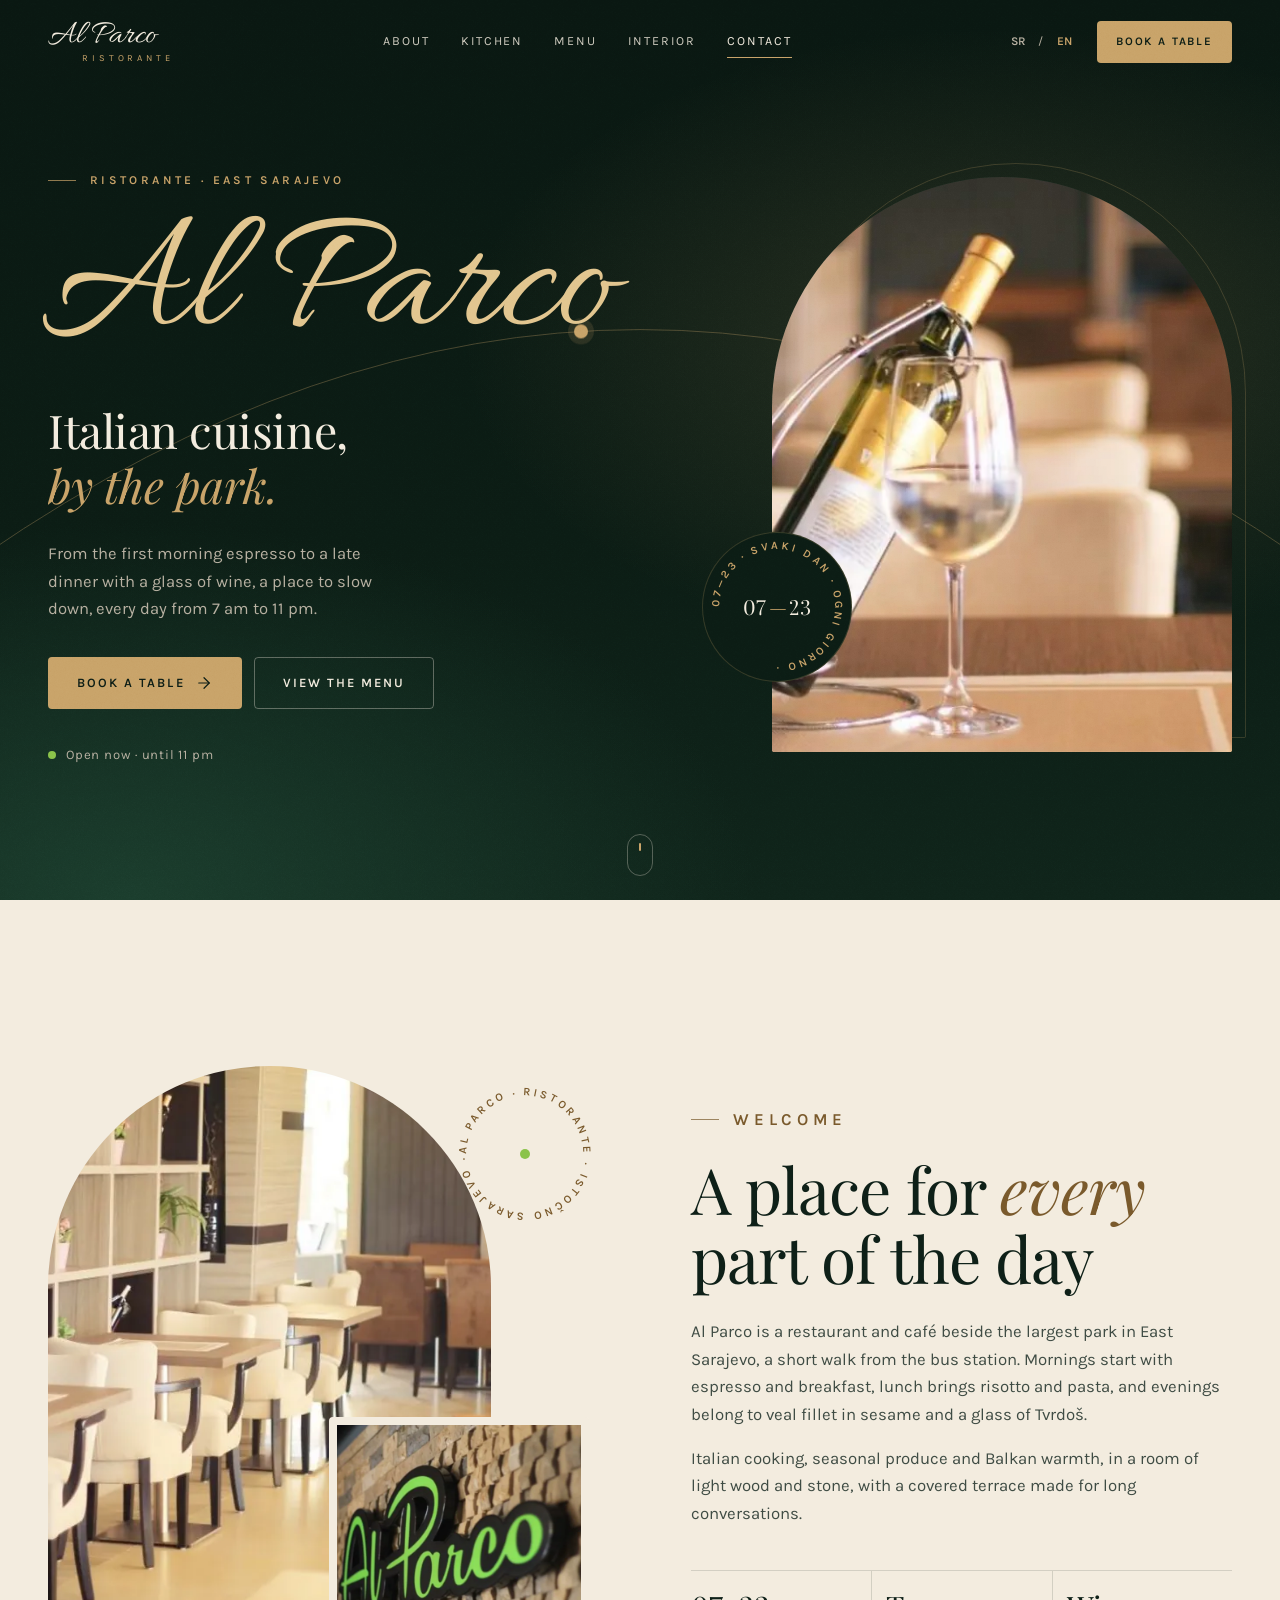
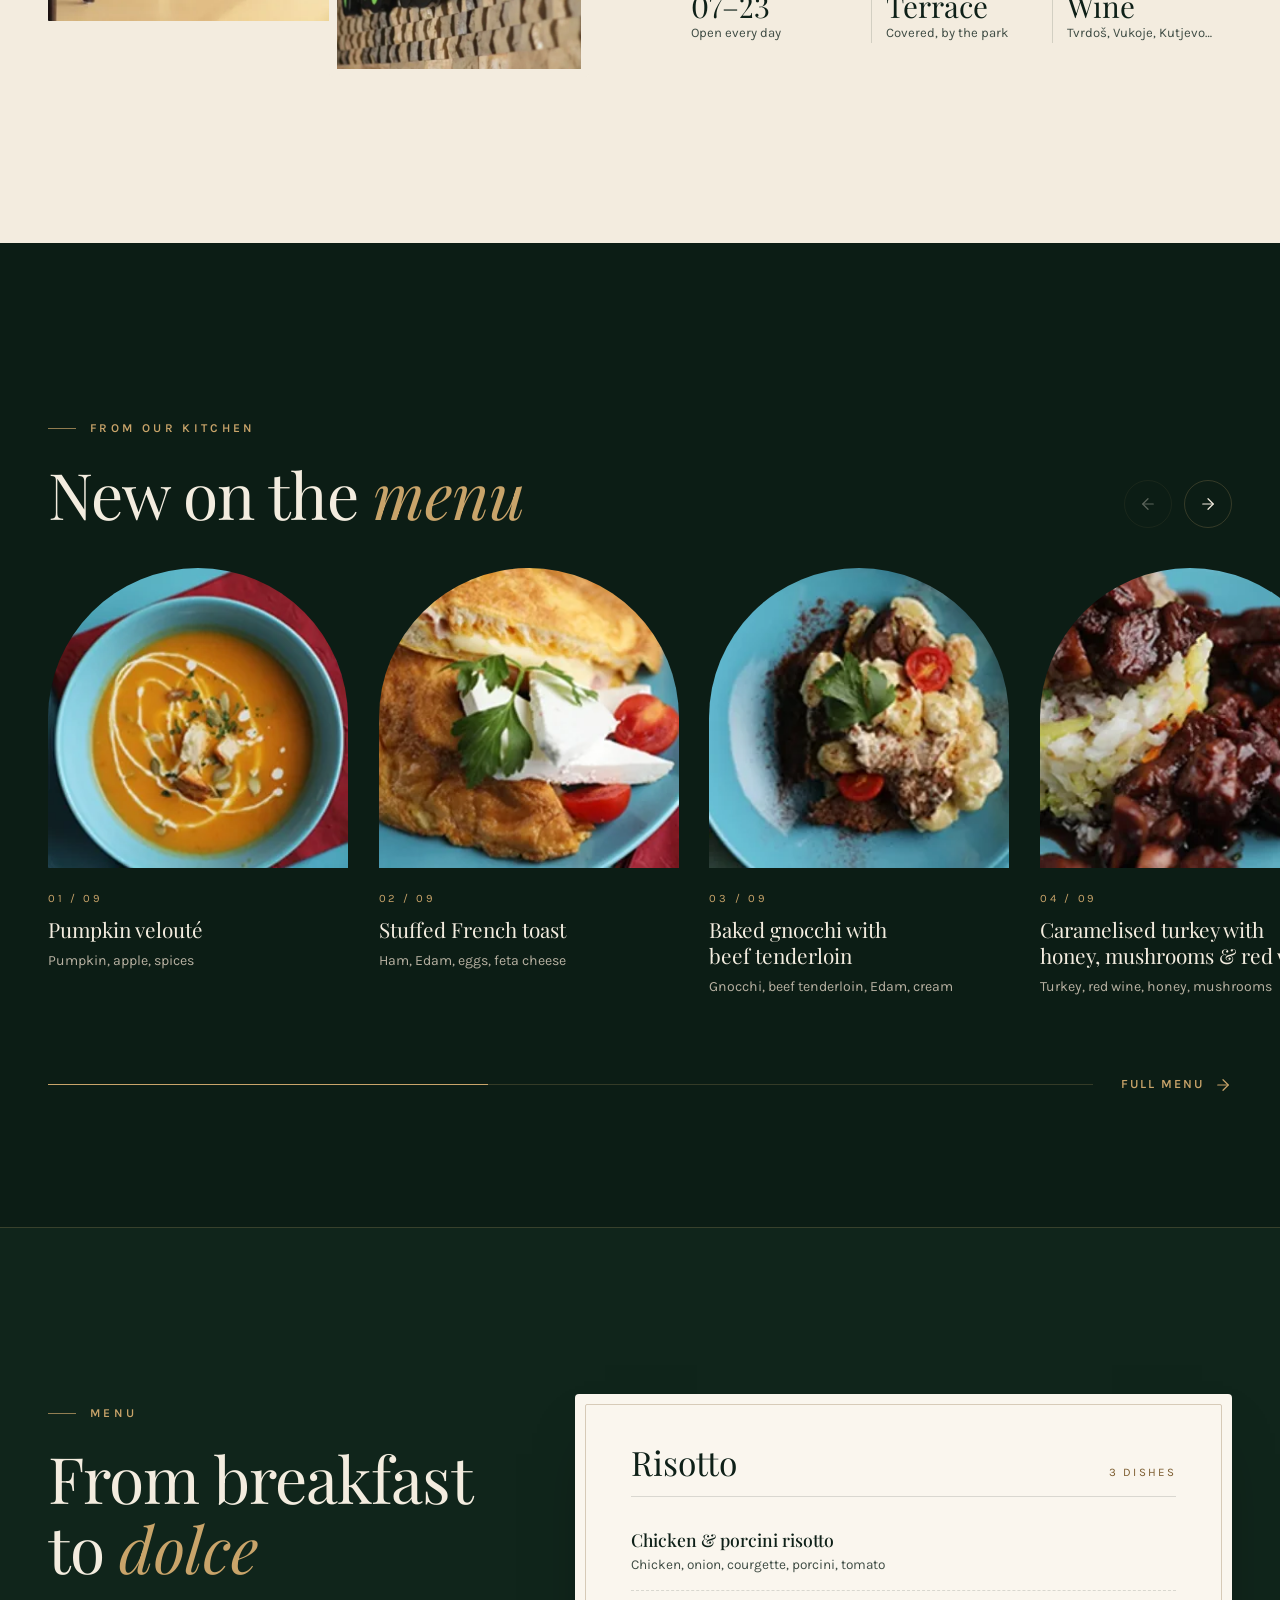
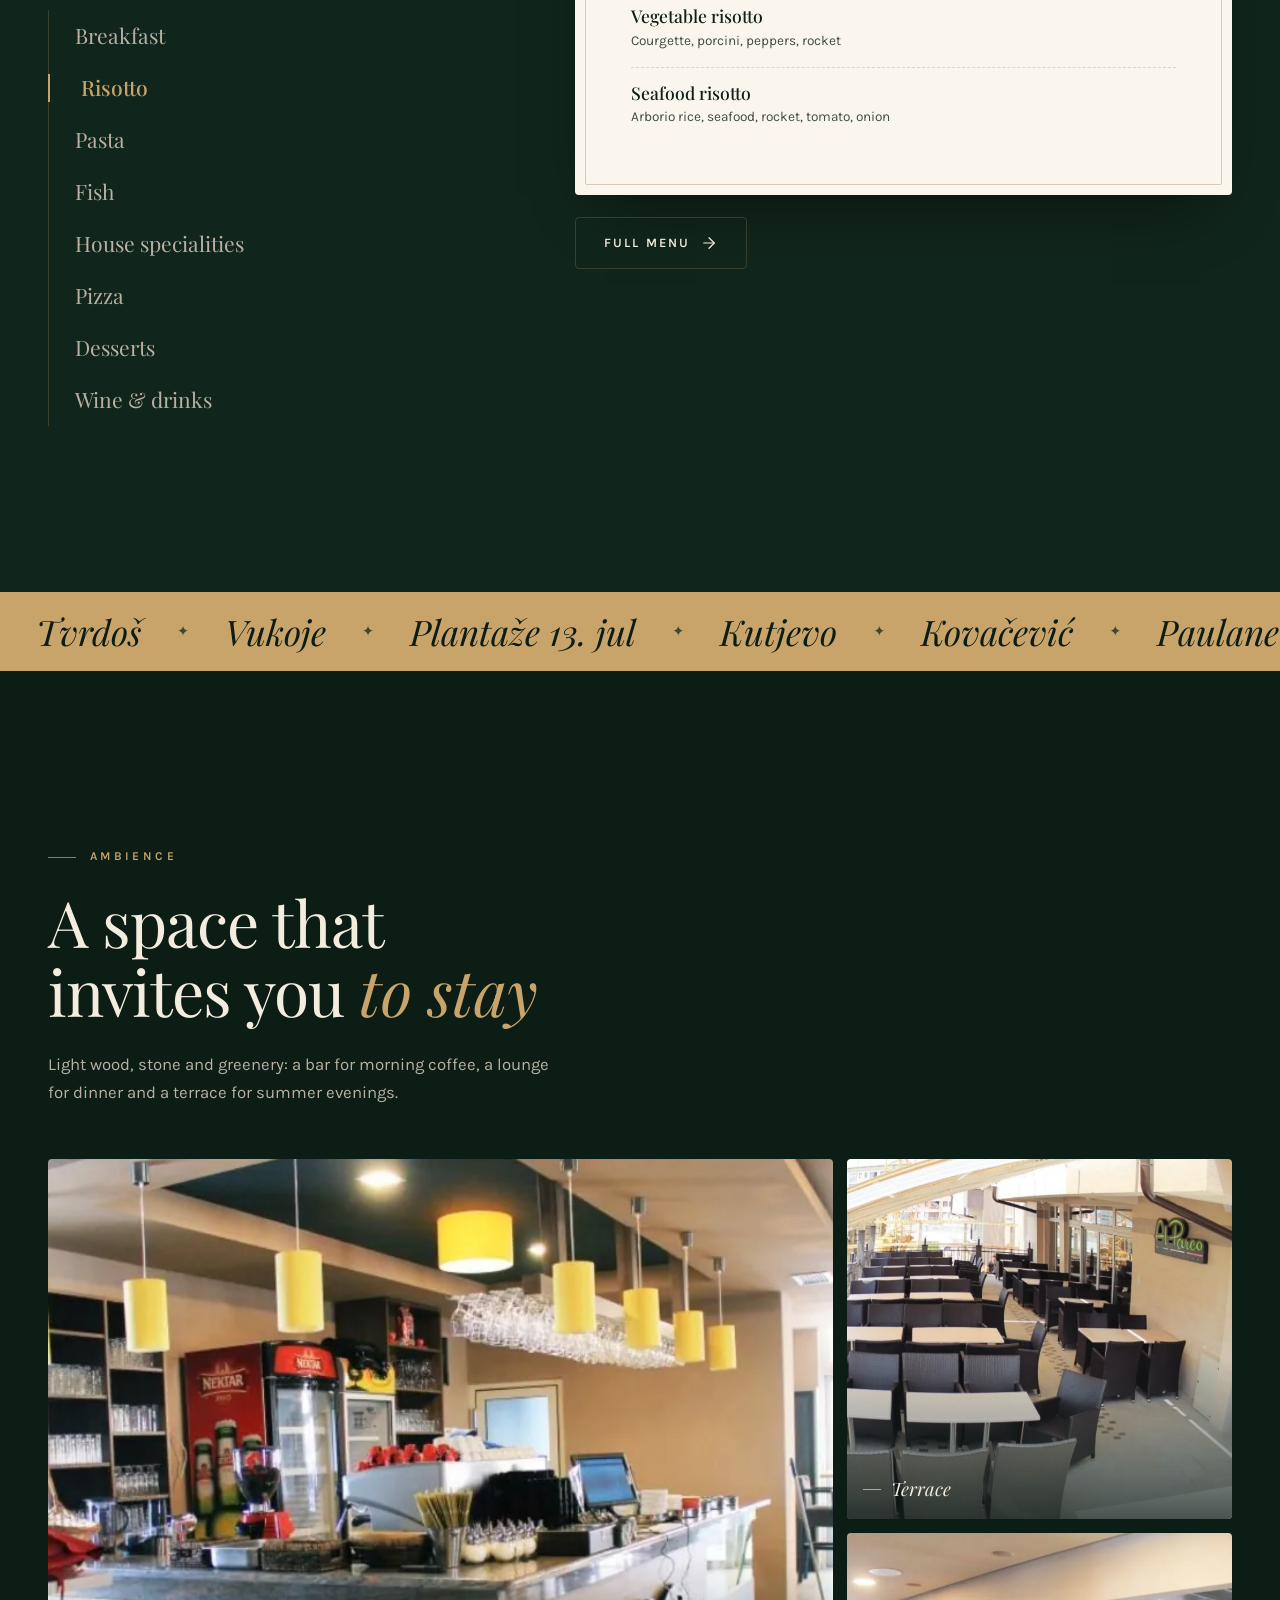
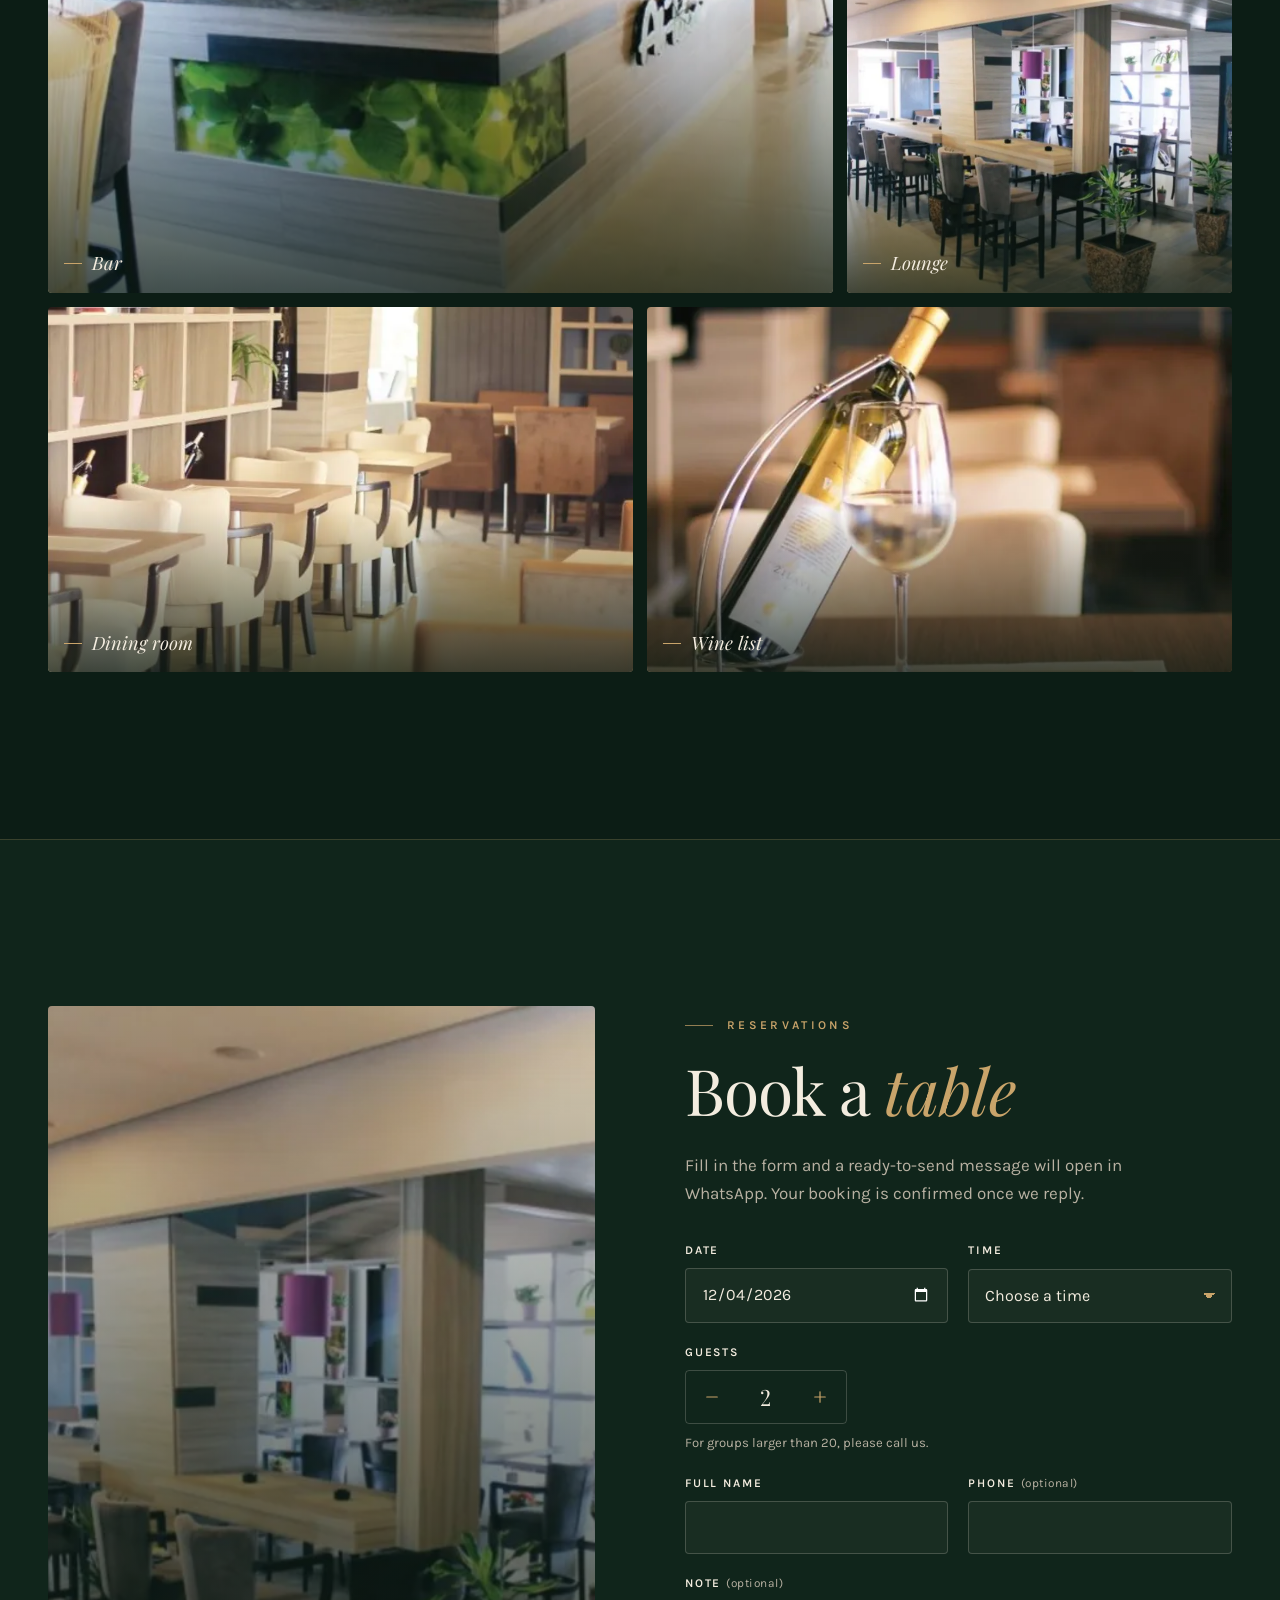
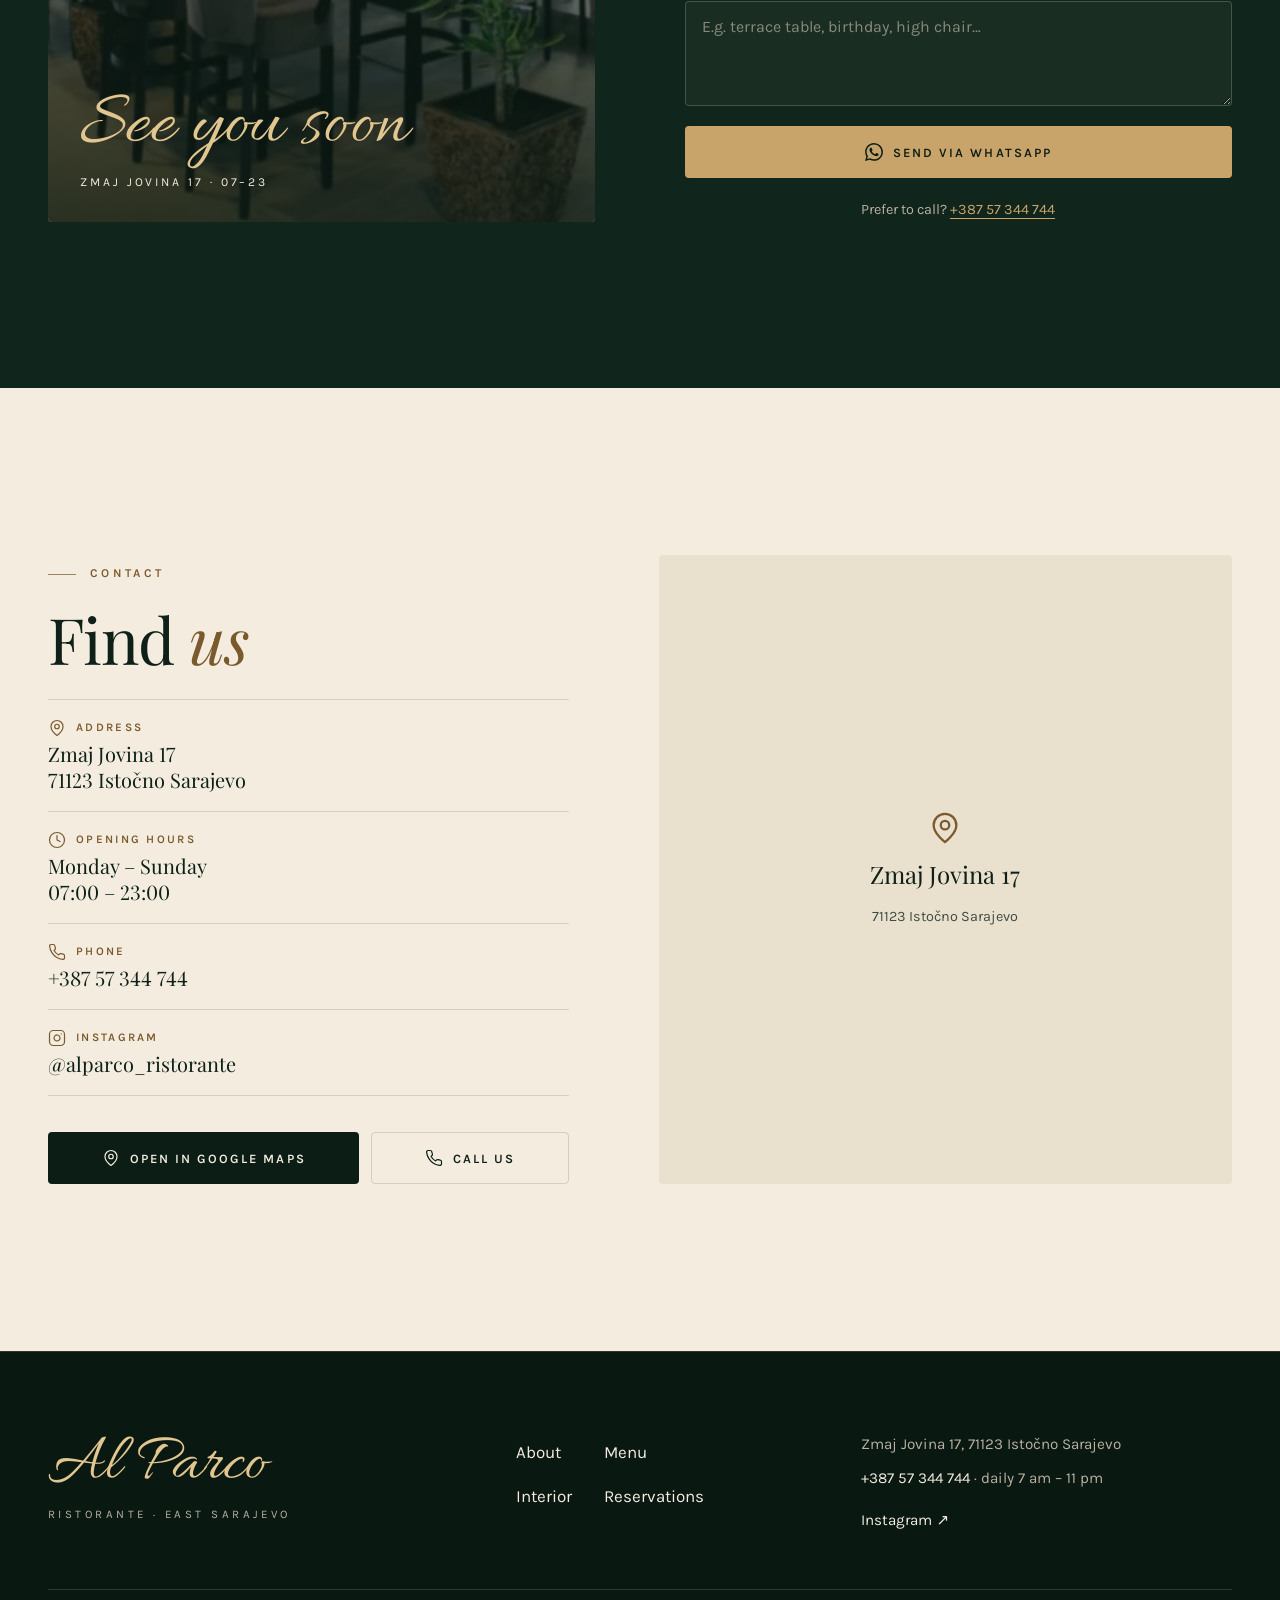
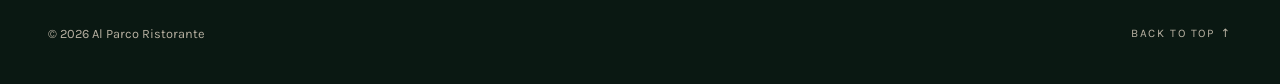
<file: alparco/site/index.html>
<!doctype html>
<html lang="sr-Latn">
<head>
  <meta charset="utf-8">
  <meta name="viewport" content="width=device-width, initial-scale=1, viewport-fit=cover">
  <title>Al Parco Ristorante · Italijanski restoran u Istočnom Sarajevu</title>
  <meta name="description" content="Al Parco – italijanski restoran i kafe uz park u Istočnom Sarajevu. Doručak, rižota, paste, pice, specijaliteti i balkanska vina. Otvoreno svaki dan 07–23. Rezervacije putem WhatsApp-a.">
  <meta name="theme-color" content="#0C1D15">
  <link rel="icon" href="assets/img/favicon.svg" type="image/svg+xml">
  <meta property="og:type" content="restaurant">
  <meta property="og:title" content="Al Parco Ristorante · Istočno Sarajevo">
  <meta property="og:description" content="Italijanska kuhinja uz park. Otvoreno svaki dan 07–23.">
  <meta property="og:image" content="assets/img/og-image.jpg">
  <meta property="og:locale" content="sr_RS">

  <script>document.documentElement.classList.add('js')</script>

  <link rel="preload" href="assets/fonts/playfair-display-normal-latin.woff2" as="font" type="font/woff2" crossorigin>
  <link rel="preload" href="assets/fonts/allura-normal-latin.woff2" as="font" type="font/woff2" crossorigin>
  <link rel="stylesheet" href="assets/css/fonts.css">
  <link rel="preload" as="image" href="assets/img/prostor/vino.webp" type="image/webp">
  <link rel="stylesheet" href="assets/css/style.css">

  <script type="application/ld+json">
  {
    "@context": "https://schema.org",
    "@type": "Restaurant",
    "name": "Al Parco Ristorante",
    "image": "assets/img/og-image.jpg",
    "servesCuisine": ["Italian", "Mediterranean"],
    "telephone": "+387 57 344 744",
    "acceptsReservations": "True",
    "address": {
      "@type": "PostalAddress",
      "streetAddress": "Zmaj Jovina 17",
      "postalCode": "71123",
      "addressLocality": "Istočno Sarajevo",
      "addressCountry": "BA"
    },
    "openingHoursSpecification": [{
      "@type": "OpeningHoursSpecification",
      "dayOfWeek": ["Monday","Tuesday","Wednesday","Thursday","Friday","Saturday","Sunday"],
      "opens": "07:00",
      "closes": "23:00"
    }],
    "sameAs": ["https://www.instagram.com/alparco_ristorante/"]
  }
  </script>
</head>
<body>
  <!-- SVG ikonice (Lucide stil) -->
  <svg width="0" height="0" style="position:absolute" aria-hidden="true">
    <symbol id="i-phone" viewBox="0 0 24 24"><path d="M22 16.92v3a2 2 0 0 1-2.18 2 19.79 19.79 0 0 1-8.63-3.07 19.5 19.5 0 0 1-6-6 19.79 19.79 0 0 1-3.07-8.67A2 2 0 0 1 4.11 2h3a2 2 0 0 1 2 1.72c.13.96.36 1.9.7 2.81a2 2 0 0 1-.45 2.11L8.09 9.91a16 16 0 0 0 6 6l1.27-1.27a2 2 0 0 1 2.11-.45c.91.34 1.85.57 2.81.7A2 2 0 0 1 22 16.92z"/></symbol>
    <symbol id="i-pin" viewBox="0 0 24 24"><path d="M20 10c0 6-8 12-8 12s-8-6-8-12a8 8 0 0 1 16 0Z"/><circle cx="12" cy="10" r="3"/></symbol>
    <symbol id="i-clock" viewBox="0 0 24 24"><circle cx="12" cy="12" r="10"/><path d="M12 6v6l4 2"/></symbol>
    <symbol id="i-insta" viewBox="0 0 24 24"><rect x="2" y="2" width="20" height="20" rx="5"/><path d="M16 11.37A4 4 0 1 1 12.63 8 4 4 0 0 1 16 11.37z"/><path d="M17.5 6.5h.01"/></symbol>
    <symbol id="i-arrow" viewBox="0 0 24 24"><path d="M5 12h14"/><path d="m12 5 7 7-7 7"/></symbol>
    <symbol id="i-arrow-l" viewBox="0 0 24 24"><path d="M19 12H5"/><path d="m12 19-7-7 7-7"/></symbol>
    <symbol id="i-x" viewBox="0 0 24 24"><path d="M18 6 6 18"/><path d="m6 6 12 12"/></symbol>
    <symbol id="i-minus" viewBox="0 0 24 24"><path d="M5 12h14"/></symbol>
    <symbol id="i-plus" viewBox="0 0 24 24"><path d="M5 12h14"/><path d="M12 5v14"/></symbol>
    <symbol id="i-wa" viewBox="0 0 24 24"><path fill="currentColor" stroke="none" d="M17.47 14.38c-.3-.15-1.76-.87-2.03-.97-.27-.1-.47-.15-.67.15-.2.3-.77.97-.94 1.16-.17.2-.35.22-.64.08-.3-.15-1.26-.47-2.39-1.48-.88-.79-1.48-1.76-1.65-2.06-.17-.3-.02-.46.13-.6.13-.14.3-.35.45-.52.15-.18.2-.3.3-.5.1-.2.05-.37-.03-.52-.07-.15-.67-1.61-.92-2.2-.24-.58-.49-.5-.67-.51h-.57c-.2 0-.52.07-.8.37-.27.3-1.04 1.02-1.04 2.48s1.07 2.88 1.21 3.07c.15.2 2.1 3.2 5.08 4.49.71.31 1.26.49 1.7.63.71.22 1.36.19 1.87.12.57-.09 1.76-.72 2-1.42.25-.69.25-1.29.18-1.41-.08-.13-.28-.2-.57-.35m-5.42 7.4h-.01a9.87 9.87 0 0 1-5.03-1.38l-.36-.21-3.74.98 1-3.65-.24-.37a9.86 9.86 0 0 1-1.51-5.26c0-5.45 4.44-9.88 9.89-9.88 2.64 0 5.12 1.03 6.99 2.9a9.83 9.83 0 0 1 2.89 6.99c0 5.45-4.44 9.88-9.88 9.88m8.41-18.3A11.82 11.82 0 0 0 12.05 0C5.5 0 .16 5.34.16 11.89c0 2.1.55 4.14 1.59 5.95L.06 24l6.3-1.65a11.88 11.88 0 0 0 5.68 1.45h.01c6.55 0 11.89-5.34 11.89-11.89 0-3.18-1.24-6.17-3.48-8.41Z"/></symbol>
  </svg>

  <a class="skip-link" href="#main" data-i18n="skip">Preskoči na sadržaj</a>

  <!-- ===== HEADER ===== -->
  <header class="site-header" id="top">
    <div class="header-inner">
      <a href="#pocetna" class="brand" aria-label="Al Parco – početna">
        <span class="brand-script">Al Parco</span>
        <span class="brand-sub">Ristorante</span>
      </a>
      <nav class="main-nav" aria-label="Glavna navigacija">
        <a href="#o-nama" data-i18n="nav.about">O nama</a>
        <a href="#izdvajamo" data-i18n="nav.kitchen">Kuhinja</a>
        <a href="meni.html" data-i18n="nav.menu">Jelovnik</a>
        <a href="#prostor" data-i18n="nav.space">Prostor</a>
        <a href="#kontakt" data-i18n="nav.contact">Kontakt</a>
      </nav>
      <div class="header-actions">
        <div class="lang-switch" role="group" aria-label="Jezik / Language">
          <button type="button" data-lang="sr" aria-pressed="true">SR</button>
          <span aria-hidden="true">/</span>
          <button type="button" data-lang="en" aria-pressed="false">EN</button>
        </div>
        <a href="#rezervacija" class="btn btn-gold btn-sm header-cta"><span data-i18n="cta.reserve">Rezerviši sto</span></a>
        <button class="burger" type="button" aria-expanded="false" aria-controls="mobile-menu">
          <span class="sr-only" data-i18n="nav.open">Otvori meni</span>
          <span class="burger-lines" aria-hidden="true"><span></span><span></span></span>
        </button>
      </div>
    </div>
  </header>

  <!-- Mobilni meni -->
  <div class="mobile-menu" id="mobile-menu" hidden>
    <nav aria-label="Mobilna navigacija">
      <ol>
        <li><a href="#o-nama"><span class="mm-num">01</span><span data-i18n="nav.about">O nama</span></a></li>
        <li><a href="#izdvajamo"><span class="mm-num">02</span><span data-i18n="nav.kitchen">Kuhinja</span></a></li>
        <li><a href="meni.html"><span class="mm-num">03</span><span data-i18n="nav.menu">Jelovnik</span></a></li>
        <li><a href="#prostor"><span class="mm-num">04</span><span data-i18n="nav.space">Prostor</span></a></li>
        <li><a href="#rezervacija"><span class="mm-num">05</span><span data-i18n="nav.reserve">Rezervacija</span></a></li>
        <li><a href="#kontakt"><span class="mm-num">06</span><span data-i18n="nav.contact">Kontakt</span></a></li>
      </ol>
    </nav>
    <div class="mm-foot">
      <a href="tel:+38757344744"><svg class="ic"><use href="#i-phone"/></svg>+387 57 344 744</a>
      <a href="https://www.instagram.com/alparco_ristorante/" target="_blank" rel="noopener"><svg class="ic"><use href="#i-insta"/></svg>@alparco_ristorante</a>
    </div>
  </div>

  <main id="main">

    <!-- ===== HERO ===== -->
    <section class="hero" id="pocetna" aria-labelledby="hero-title">
      <div class="hero-bg" aria-hidden="true"></div>
      <svg class="hero-arc" viewBox="0 0 1440 420" preserveAspectRatio="none" aria-hidden="true">
        <path id="arcPath" d="M-20 400 Q 720 -60 1460 400" pathLength="1"/>
      </svg>
      <span class="hero-arc-dot" aria-hidden="true"></span>

      <div class="container hero-grid">
        <div class="hero-copy">
          <p class="eyebrow hero-eyebrow"><span data-i18n="hero.eyebrow">Ristorante · Istočno Sarajevo</span></p>
          <h1 id="hero-title" class="hero-title">
            <span class="hero-script">Al Parco</span>
            <span class="hero-line"><span data-i18n="hero.l1">Italijanska kuhinja,</span></span>
            <span class="hero-line"><em data-i18n="hero.l2">u srcu parka.</em></span>
          </h1>
          <p class="hero-lead" data-i18n="hero.lead">Od prvog jutarnjeg espressa do kasne večere uz čašu vina, mjesto za sporo uživanje, svaki dan od 07 do 23h.</p>
          <div class="hero-ctas">
            <a href="#rezervacija" class="btn btn-gold"><span data-i18n="cta.reserve">Rezerviši sto</span><svg class="ic"><use href="#i-arrow"/></svg></a>
            <a href="meni.html" class="btn btn-ghost"><span data-i18n="cta.menu">Pogledaj jelovnik</span></a>
          </div>
          <p class="open-status" aria-live="polite"><span class="dot"></span><span class="open-text">Otvoreno svaki dan · 07:00–23:00</span></p>
        </div>

        <div class="hero-visual">
          <figure class="arch arch-hero">
            <div class="arch-media" data-parallax="0.06">
              <img src="assets/img/prostor/vino.webp" width="680" height="617" alt="Boca bijelog vina i čaša na stolu u salonu restorana Al Parco" fetchpriority="high">
            </div>
          </figure>
          <span class="arch-outline" aria-hidden="true"></span>
          <div class="badge-rotate badge-hero" aria-hidden="true">
            <svg viewBox="0 0 200 200"><defs><path id="circHero" d="M100,100 m-78,0 a78,78 0 1,1 156,0 a78,78 0 1,1 -156,0"/></defs>
              <text><textPath href="#circHero">07—23 · SVAKI DAN · OGNI GIORNO · </textPath></text></svg>
            <span class="badge-center">07<i>—</i>23</span>
          </div>
        </div>
      </div>

      <a href="#o-nama" class="scroll-cue" aria-label="Skroluj dalje" data-i18n-aria="aria.scroll"><span></span></a>
    </section>

    <!-- ===== O NAMA ===== -->
    <section class="section about light" id="o-nama" aria-labelledby="about-title">
      <div class="container about-grid">
        <div class="about-collage">
          <figure class="img-reveal about-main">
            <img src="assets/img/prostor/salon.webp" width="680" height="636" loading="lazy" decoding="async" alt="Salon restorana Al Parco sa krem foteljama i policama sa vinom">
          </figure>
          <figure class="img-reveal about-small">
            <img src="assets/img/prostor/logo-zid.webp" width="680" height="602" loading="lazy" decoding="async" alt="Zeleni svijetleći natpis Al Parco na kamenom zidu">
          </figure>
          <div class="badge-rotate badge-about" aria-hidden="true">
            <svg viewBox="0 0 200 200"><defs><path id="circAbout" d="M100,100 m-78,0 a78,78 0 1,1 156,0 a78,78 0 1,1 -156,0"/></defs>
              <text><textPath href="#circAbout">AL PARCO · RISTORANTE · ISTOČNO SARAJEVO · </textPath></text></svg>
            <span class="badge-leaf"></span>
          </div>
        </div>

        <div class="about-copy">
          <p class="eyebrow reveal"><span data-i18n="about.eyebrow">Dobrodošli</span></p>
          <h2 class="h2 reveal" id="about-title"><span data-i18n="about.title">Mjesto za <em>svaki</em> dio dana</span></h2>
          <p class="reveal" data-i18n="about.p1">Al Parco je restoran i kafe uz najveći park u Istočnom Sarajevu, na par koraka od autobuske stanice. Jutro počinje uz espresso i doručak, podne uz rižota i paste, a veče uz teleći file u susamu i čašu Tvrdoša.</p>
          <p class="reveal" data-i18n="about.p2">Italijanska kuhinja, sezonske namirnice i domaća toplina, u prostoru od svijetlog drveta i kamena, sa natkrivenom terasom za duge razgovore.</p>
          <ul class="facts stagger">
            <li><span class="fact-k">07–23</span><span class="fact-v" data-i18n="about.f1">Otvoreno svaki dan</span></li>
            <li><span class="fact-k" data-i18n="about.f2k">Terasa</span><span class="fact-v" data-i18n="about.f2">Natkrivena, uz park</span></li>
            <li><span class="fact-k" data-i18n="about.f3k">Vina</span><span class="fact-v" data-i18n="about.f3">Tvrdoš, Vukoje, Kutjevo…</span></li>
          </ul>
        </div>
      </div>
    </section>

    <!-- ===== IZDVAJAMO ===== -->
    <section class="section featured" id="izdvajamo" aria-labelledby="feat-title">
      <div class="container feat-head">
        <div>
          <p class="eyebrow reveal"><span data-i18n="feat.eyebrow">Iz naše kuhinje</span></p>
          <h2 class="h2 reveal" id="feat-title"><span data-i18n="feat.title">Novo u <em>ponudi</em></span></h2>
        </div>
        <div class="carousel-nav reveal">
          <button type="button" class="round-btn" data-dir="-1" aria-label="Prethodno jelo" data-i18n-aria="aria.prevDish"><svg class="ic"><use href="#i-arrow-l"/></svg></button>
          <button type="button" class="round-btn" data-dir="1" aria-label="Sljedeće jelo" data-i18n-aria="aria.nextDish"><svg class="ic"><use href="#i-arrow"/></svg></button>
        </div>
      </div>

      <div class="carousel" tabindex="0" role="region" aria-label="Izdvojena jela">
        <ul class="carousel-track" id="featTrack">
          <!-- popunjava main.js iz menu-data.js; ovo je fallback bez JS-a -->
          <li class="dish-card"><figure class="dish-img"><img src="assets/img/jela/potaz-bundeva.webp" width="304" height="304" loading="lazy" alt="Potaž od bundeve"></figure><h3>Potaž od bundeve</h3><p>Bundeva, jabuka, začini</p></li>
          <li class="dish-card"><figure class="dish-img"><img src="assets/img/jela/svinjski-file.webp" width="304" height="304" loading="lazy" alt="Svinjski file sa suvim šljivama i bademom"></figure><h3>Svinjski file sa suvim šljivama i bademom</h3><p>Svinjski file, suve šljive, bademi, pekarski krompir</p></li>
        </ul>
      </div>
      <div class="container feat-foot">
        <div class="carousel-progress" aria-hidden="true"><span></span></div>
        <a href="meni.html" class="link-arrow"><span data-i18n="cta.fullmenu">Cijeli jelovnik</span><svg class="ic"><use href="#i-arrow"/></svg></a>
      </div>
    </section>

    <!-- ===== JELOVNIK TEASER ===== -->
    <section class="section menu-teaser" id="meni" aria-labelledby="menu-title">
      <div class="container mt-grid">
        <div class="mt-intro">
          <p class="eyebrow reveal"><span data-i18n="menu.eyebrow">Jelovnik</span></p>
          <h2 class="h2 reveal" id="menu-title"><span data-i18n="menu.title">Od doručka do <em>dolce</em></span></h2>
          <div class="mt-tabs reveal" role="tablist" aria-label="Kategorije jelovnika" id="mtTabs"></div>
        </div>
        <div class="mt-card-wrap reveal">
          <div class="mt-card" id="mtCard" role="tabpanel" aria-live="polite"></div>
          <a href="meni.html" class="btn btn-ghost-dark mt-more"><span data-i18n="cta.fullmenu">Cijeli jelovnik</span><svg class="ic"><use href="#i-arrow"/></svg></a>
        </div>
      </div>
    </section>

    <!-- ===== VINA – MARQUEE ===== -->
    <section class="marquee" aria-label="Vina i pića">
      <div class="marquee-track">
        <div class="marquee-group">
          <span>Tvrdoš</span><i>✦</i><span>Vukoje</span><i>✦</i><span>Plantaže 13. jul</span><i>✦</i><span>Kutjevo</span><i>✦</i><span>Kovačević</span><i>✦</i><span>Paulaner</span><i>✦</i><span>Staropramen</span><i>✦</i>
        </div>
        <div class="marquee-group" aria-hidden="true">
          <span>Tvrdoš</span><i>✦</i><span>Vukoje</span><i>✦</i><span>Plantaže 13. jul</span><i>✦</i><span>Kutjevo</span><i>✦</i><span>Kovačević</span><i>✦</i><span>Paulaner</span><i>✦</i><span>Staropramen</span><i>✦</i>
        </div>
      </div>
    </section>

    <!-- ===== PROSTOR ===== -->
    <section class="section space" id="prostor" aria-labelledby="space-title">
      <div class="container">
        <div class="space-head">
          <p class="eyebrow reveal"><span data-i18n="space.eyebrow">Ambijent</span></p>
          <h2 class="h2 reveal" id="space-title"><span data-i18n="space.title">Prostor koji poziva <em>da ostanete</em></span></h2>
          <p class="reveal space-lead" data-i18n="space.lead">Svijetlo drvo, kamen i zelenilo: bar za jutarnju kafu, salon za večeru i terasa za ljetne večeri.</p>
        </div>
        <ul class="gallery" id="gallery">
          <li class="g-item g-a"><button type="button" class="g-btn img-reveal" data-index="0"><img src="assets/img/prostor/bar.webp" width="680" height="636" loading="lazy" decoding="async" alt="Bar sa žutim visećim lampama"><span class="g-cap" data-i18n="space.c1">Bar</span></button></li>
          <li class="g-item g-b"><button type="button" class="g-btn img-reveal" data-index="1"><img src="assets/img/prostor/terasa.webp" width="680" height="636" loading="lazy" decoding="async" alt="Natkrivena terasa sa pletenim stolicama"><span class="g-cap" data-i18n="space.c2">Terasa</span></button></li>
          <li class="g-item g-c"><button type="button" class="g-btn img-reveal" data-index="2"><img src="assets/img/prostor/lounge.webp" width="680" height="632" loading="lazy" decoding="async" alt="Visoki stolovi sa biljkama u lounge dijelu"><span class="g-cap" data-i18n="space.c3">Lounge</span></button></li>
          <li class="g-item g-d"><button type="button" class="g-btn img-reveal" data-index="3"><img src="assets/img/prostor/salon.webp" width="680" height="636" loading="lazy" decoding="async" alt="Salon sa krem foteljama"><span class="g-cap" data-i18n="space.c4">Salon</span></button></li>
          <li class="g-item g-e"><button type="button" class="g-btn img-reveal" data-index="4"><img src="assets/img/prostor/vino.webp" width="680" height="617" loading="lazy" decoding="async" alt="Vino na stolu u salonu"><span class="g-cap" data-i18n="space.c5">Vinska karta</span></button></li>
        </ul>
      </div>
    </section>

    <!-- ===== REZERVACIJA ===== -->
    <section class="section reserve" id="rezervacija" aria-labelledby="res-title">
      <div class="container res-grid">
        <div class="res-visual img-reveal">
          <img src="assets/img/prostor/lounge.webp" width="680" height="632" loading="lazy" decoding="async" alt="">
          <div class="res-visual-text">
            <span class="script" data-i18n="res.script">Vidimo se</span>
            <span class="res-visual-sub">Zmaj Jovina 17 · 07–23</span>
          </div>
        </div>

        <div class="res-form-wrap">
          <p class="eyebrow reveal"><span data-i18n="res.eyebrow">Rezervacija</span></p>
          <h2 class="h2 reveal" id="res-title"><span data-i18n="res.title">Rezervišite <em>sto</em></span></h2>
          <p class="res-lead reveal" data-i18n="res.lead">Popunite formu i poruka će se otvoriti u WhatsApp-u, spremna za slanje. Rezervacija je potvrđena kada vam odgovorimo.</p>

          <form class="res-form reveal" id="resForm" novalidate>
            <div class="field-row">
              <div class="field">
                <label for="f-date" data-i18n="res.date">Datum</label>
                <input type="date" id="f-date" name="date" required aria-describedby="e-date">
                <p class="field-error" id="e-date"></p>
              </div>
              <div class="field">
                <label for="f-time" data-i18n="res.time">Vrijeme</label>
                <select id="f-time" name="time" required aria-describedby="e-time"></select>
                <p class="field-error" id="e-time"></p>
              </div>
            </div>

            <div class="field">
              <span class="label" id="l-guests" data-i18n="res.guests">Broj osoba</span>
              <div class="stepper" role="group" aria-labelledby="l-guests">
                <button type="button" class="step" data-step="-1" aria-label="Manje osoba" data-i18n-aria="aria.less"><svg class="ic"><use href="#i-minus"/></svg></button>
                <output id="f-guests" name="guests" aria-live="polite">2</output>
                <button type="button" class="step" data-step="1" aria-label="Više osoba" data-i18n-aria="aria.more"><svg class="ic"><use href="#i-plus"/></svg></button>
              </div>
              <p class="field-help" id="h-guests" data-i18n="res.guestsHelp">Za grupe veće od 20 osoba, pozovite nas.</p>
            </div>

            <div class="field-row">
              <div class="field">
                <label for="f-name" data-i18n="res.name">Ime i prezime</label>
                <input type="text" id="f-name" name="name" autocomplete="name" required aria-describedby="e-name">
                <p class="field-error" id="e-name"></p>
              </div>
              <div class="field">
                <label for="f-phone"><span data-i18n="res.phone">Telefon</span> <span class="opt" data-i18n="res.optional">(opciono)</span></label>
                <input type="tel" id="f-phone" name="phone" autocomplete="tel" inputmode="tel" aria-describedby="e-phone">
                <p class="field-error" id="e-phone"></p>
              </div>
            </div>

            <div class="field">
              <label for="f-note"><span data-i18n="res.note">Napomena</span> <span class="opt" data-i18n="res.optional">(opciono)</span></label>
              <textarea id="f-note" name="note" rows="3" data-i18n-ph="res.notePh" placeholder="Npr. sto na terasi, rođendan, dječija stolica…"></textarea>
            </div>

            <button type="submit" class="btn btn-gold btn-block"><svg class="ic"><use href="#i-wa"/></svg><span data-i18n="res.submit">Pošalji putem WhatsApp-a</span></button>
            <p class="res-alt"><span data-i18n="res.alt">Radije telefonom?</span> <a href="tel:+38757344744">+387 57 344 744</a></p>

            <div class="res-success" id="resSuccess" hidden tabindex="-1">
              <p class="script" data-i18n="res.thanks">Grazie!</p>
              <p data-i18n="res.successText">WhatsApp se otvara sa vašom porukom. Ako se nije otvorio, kliknite ispod.</p>
              <a class="btn btn-gold" id="resWaLink" href="#" target="_blank" rel="noopener"><svg class="ic"><use href="#i-wa"/></svg><span data-i18n="res.openWa">Otvori WhatsApp</span></a>
            </div>
          </form>
        </div>
      </div>
    </section>

    <!-- ===== KONTAKT ===== -->
    <section class="section contact light" id="kontakt" aria-labelledby="contact-title">
      <div class="container contact-grid">
        <div class="contact-info">
          <p class="eyebrow reveal"><span data-i18n="contact.eyebrow">Kontakt</span></p>
          <h2 class="h2 reveal" id="contact-title"><span data-i18n="contact.title">Pronađite <em>nas</em></span></h2>
          <dl class="info-list stagger">
            <div><dt><svg class="ic"><use href="#i-pin"/></svg><span data-i18n="contact.address">Adresa</span></dt><dd>Zmaj Jovina 17<br>71123 Istočno Sarajevo</dd></div>
            <div><dt><svg class="ic"><use href="#i-clock"/></svg><span data-i18n="contact.hours">Radno vrijeme</span></dt><dd><span data-i18n="contact.everyday">Ponedjeljak – Nedjelja</span><br>07:00 – 23:00</dd></div>
            <div><dt><svg class="ic"><use href="#i-phone"/></svg><span data-i18n="contact.phone">Telefon</span></dt><dd><a href="tel:+38757344744">+387 57 344 744</a></dd></div>
            <div><dt><svg class="ic"><use href="#i-insta"/></svg>Instagram</dt><dd><a href="https://www.instagram.com/alparco_ristorante/" target="_blank" rel="noopener">@alparco_ristorante</a></dd></div>
          </dl>
          <div class="contact-ctas reveal">
            <a class="btn btn-dark" href="https://www.google.com/maps/search/?api=1&amp;query=Zmaj+Jovina+17%2C+Isto%C4%8Dno+Sarajevo" target="_blank" rel="noopener"><svg class="ic"><use href="#i-pin"/></svg><span data-i18n="contact.maps">Otvori u Google Maps</span></a>
            <a class="btn btn-ghost-dark" href="tel:+38757344744"><svg class="ic"><use href="#i-phone"/></svg><span data-i18n="contact.call">Pozovite</span></a>
          </div>
        </div>
        <div class="map-wrap img-reveal">
          <a class="map-fallback" href="https://www.google.com/maps/search/?api=1&amp;query=Zmaj+Jovina+17%2C+Isto%C4%8Dno+Sarajevo" target="_blank" rel="noopener"><svg class="ic"><use href="#i-pin"/></svg><strong>Zmaj Jovina 17</strong><span>71123 Istočno Sarajevo</span></a>
          <iframe title="Mapa – Al Parco, Zmaj Jovina 17, Istočno Sarajevo" data-src="https://www.google.com/maps?q=Zmaj+Jovina+17,+71123+Isto%C4%8Dno+Sarajevo&amp;z=16&amp;output=embed" loading="lazy" referrerpolicy="no-referrer-when-downgrade"></iframe>
        </div>
      </div>
    </section>
  </main>

  <!-- ===== FOOTER ===== -->
  <footer class="site-footer">
    <div class="container footer-grid">
      <div class="footer-brand">
        <span class="footer-script">Al Parco</span>
        <p data-i18n="footer.tag">Ristorante · Istočno Sarajevo</p>
      </div>
      <nav class="footer-nav" aria-label="Footer">
        <a href="#o-nama" data-i18n="nav.about">O nama</a>
        <a href="meni.html" data-i18n="nav.menu">Jelovnik</a>
        <a href="#prostor" data-i18n="nav.space">Prostor</a>
        <a href="#rezervacija" data-i18n="nav.reserve">Rezervacija</a>
      </nav>
      <div class="footer-contact">
        <p>Zmaj Jovina 17, 71123 Istočno Sarajevo</p>
        <p><a href="tel:+38757344744">+387 57 344 744</a> · <span data-i18n="footer.hours">svaki dan 07–23</span></p>
        <p><a href="https://www.instagram.com/alparco_ristorante/" target="_blank" rel="noopener">Instagram ↗</a></p>
      </div>
    </div>
    <div class="container footer-bottom">
      <p>© <span class="year">2026</span> Al Parco Ristorante</p>
      <a href="#top" class="to-top"><span data-i18n="footer.top">Na vrh</span> ↑</a>
    </div>
  </footer>

  <!-- Mobilna traka za akciju -->
  <div class="mobile-bar" aria-hidden="true">
    <a href="tel:+38757344744" class="mb-call" tabindex="-1"><svg class="ic"><use href="#i-phone"/></svg><span data-i18n="contact.call">Pozovite</span></a>
    <a href="#rezervacija" class="mb-res" tabindex="-1"><span data-i18n="cta.reserve">Rezerviši sto</span></a>
  </div>

  <!-- Lightbox -->
  <dialog class="lightbox" id="lightbox" aria-label="Galerija">
    <button type="button" class="lb-close round-btn" aria-label="Zatvori" data-i18n-aria="aria.close"><svg class="ic"><use href="#i-x"/></svg></button>
    <button type="button" class="lb-prev round-btn" aria-label="Prethodna slika" data-i18n-aria="aria.prevImg"><svg class="ic"><use href="#i-arrow-l"/></svg></button>
    <figure><img alt=""><figcaption></figcaption></figure>
    <button type="button" class="lb-next round-btn" aria-label="Sljedeća slika" data-i18n-aria="aria.nextImg"><svg class="ic"><use href="#i-arrow"/></svg></button>
  </dialog>

  <script src="assets/js/i18n.js" defer></script>
  <script src="assets/js/menu-data.js" defer></script>
  <script src="assets/js/main.js" defer></script>
</body>
</html>
</file>
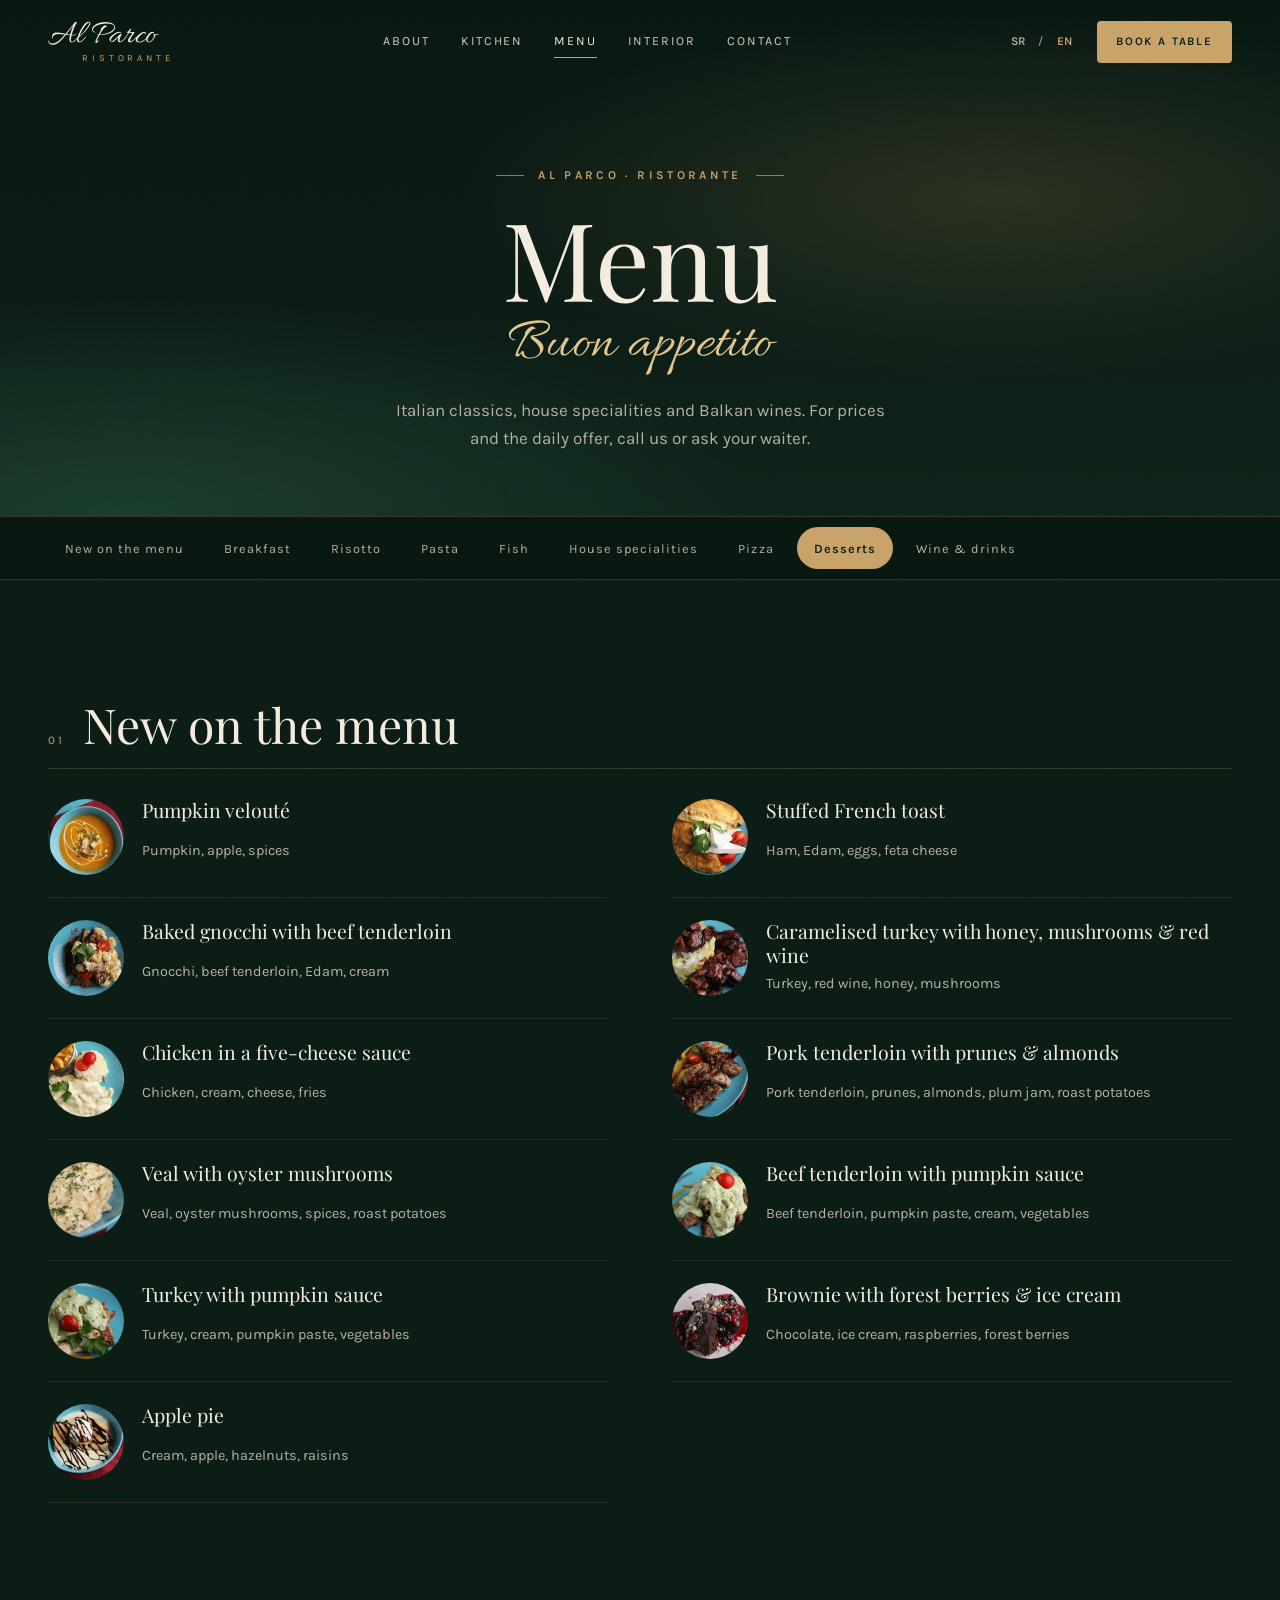
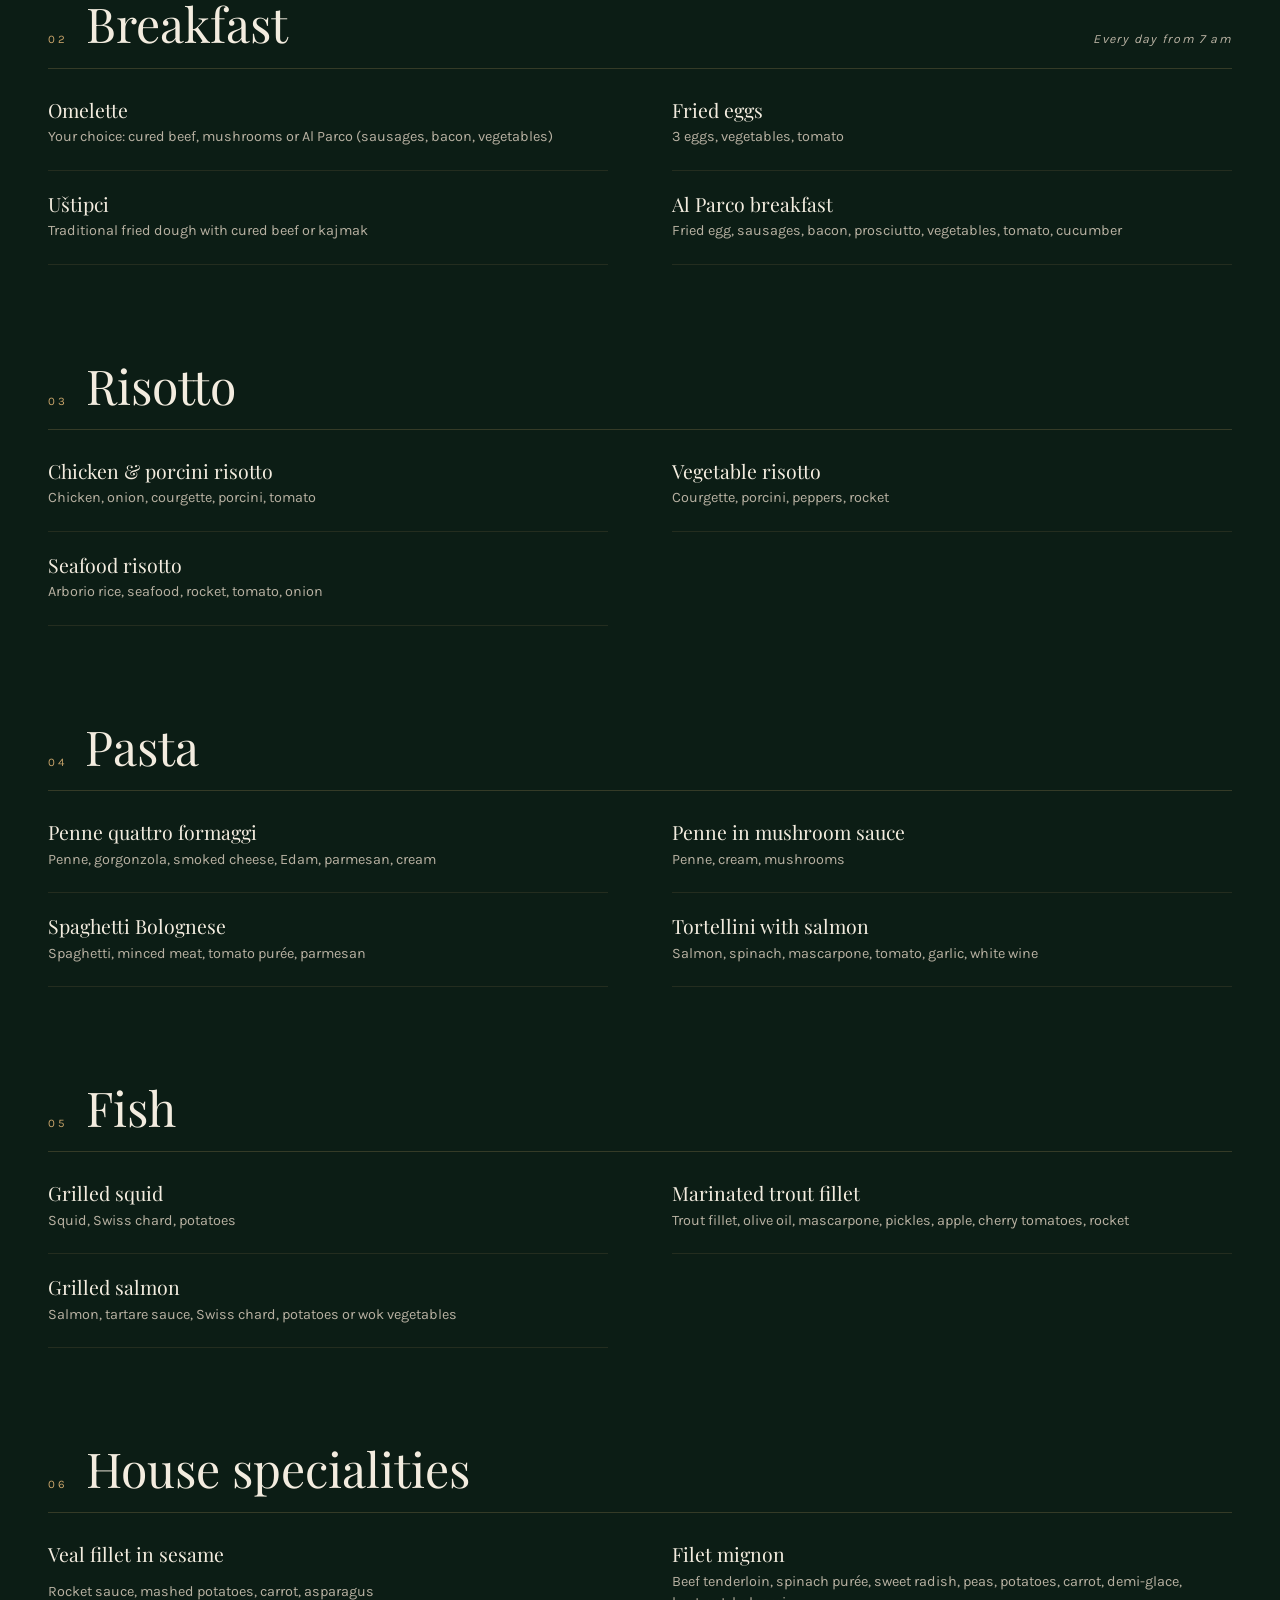
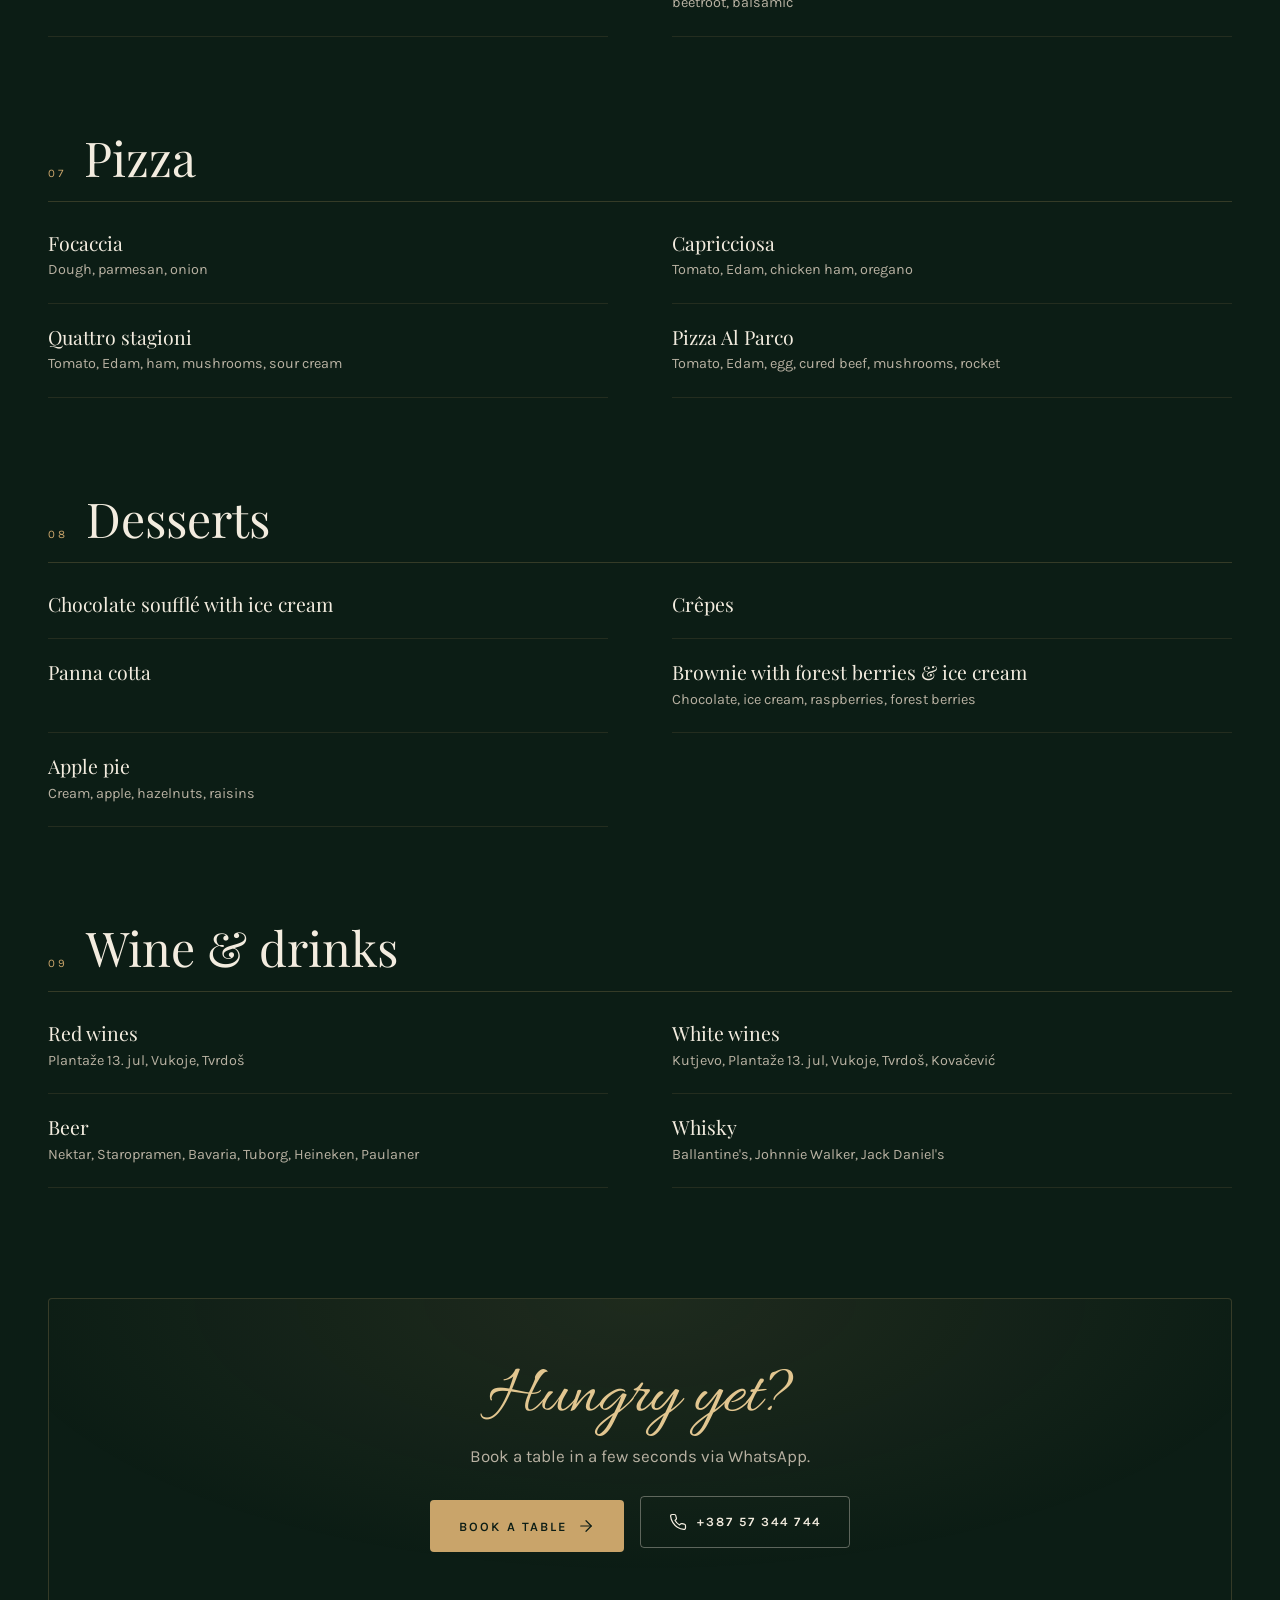
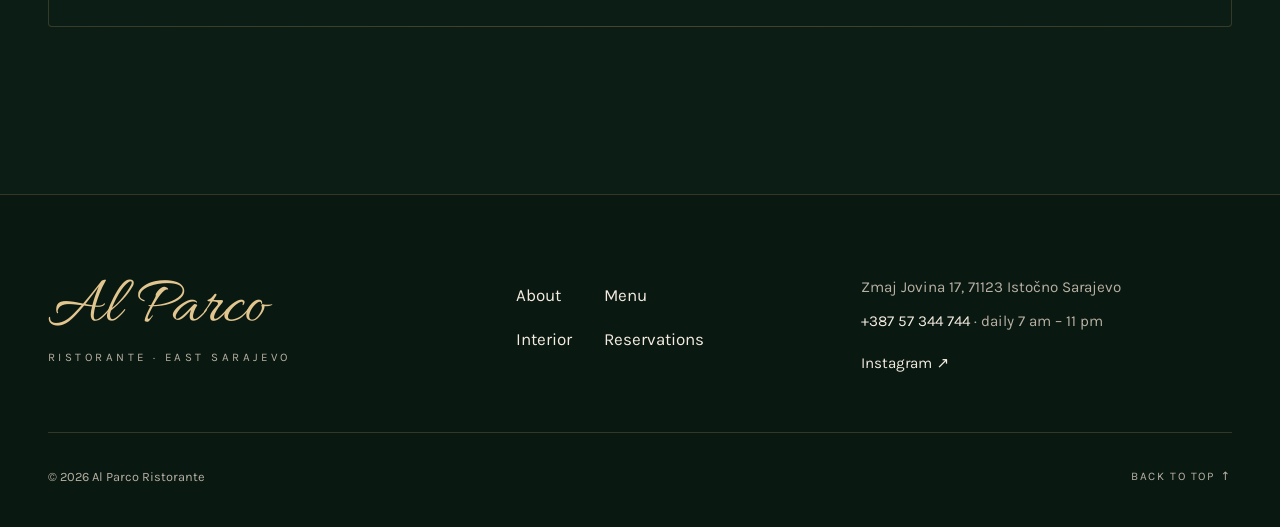
<file: alparco/site/meni.html>
<!doctype html>
<html lang="sr-Latn">
<head>
  <meta charset="utf-8">
  <meta name="viewport" content="width=device-width, initial-scale=1, viewport-fit=cover">
  <title>Jelovnik · Al Parco Ristorante, Istočno Sarajevo</title>
  <meta name="description" content="Jelovnik restorana Al Parco u Istočnom Sarajevu: doručak, rižota, paste, riba, specijaliteti kuće, pice, dezerti, vina i pića.">
  <meta name="theme-color" content="#0C1D15">
  <link rel="icon" href="assets/img/favicon.svg" type="image/svg+xml">
  <meta property="og:type" content="restaurant">
  <meta property="og:title" content="Al Parco Ristorante · Istočno Sarajevo">
  <meta property="og:description" content="Italijanska kuhinja uz park. Otvoreno svaki dan 07–23.">
  <meta property="og:image" content="assets/img/og-image.jpg">
  <meta property="og:locale" content="sr_RS">

  <script>document.documentElement.classList.add('js')</script>

  <link rel="preload" href="assets/fonts/playfair-display-normal-latin.woff2" as="font" type="font/woff2" crossorigin>
  <link rel="preload" href="assets/fonts/allura-normal-latin.woff2" as="font" type="font/woff2" crossorigin>
  <link rel="stylesheet" href="assets/css/fonts.css">
  <link rel="stylesheet" href="assets/css/style.css">

</head>
<body>
  <!-- SVG ikonice (Lucide stil) -->
  <svg width="0" height="0" style="position:absolute" aria-hidden="true">
    <symbol id="i-phone" viewBox="0 0 24 24"><path d="M22 16.92v3a2 2 0 0 1-2.18 2 19.79 19.79 0 0 1-8.63-3.07 19.5 19.5 0 0 1-6-6 19.79 19.79 0 0 1-3.07-8.67A2 2 0 0 1 4.11 2h3a2 2 0 0 1 2 1.72c.13.96.36 1.9.7 2.81a2 2 0 0 1-.45 2.11L8.09 9.91a16 16 0 0 0 6 6l1.27-1.27a2 2 0 0 1 2.11-.45c.91.34 1.85.57 2.81.7A2 2 0 0 1 22 16.92z"/></symbol>
    <symbol id="i-pin" viewBox="0 0 24 24"><path d="M20 10c0 6-8 12-8 12s-8-6-8-12a8 8 0 0 1 16 0Z"/><circle cx="12" cy="10" r="3"/></symbol>
    <symbol id="i-clock" viewBox="0 0 24 24"><circle cx="12" cy="12" r="10"/><path d="M12 6v6l4 2"/></symbol>
    <symbol id="i-insta" viewBox="0 0 24 24"><rect x="2" y="2" width="20" height="20" rx="5"/><path d="M16 11.37A4 4 0 1 1 12.63 8 4 4 0 0 1 16 11.37z"/><path d="M17.5 6.5h.01"/></symbol>
    <symbol id="i-arrow" viewBox="0 0 24 24"><path d="M5 12h14"/><path d="m12 5 7 7-7 7"/></symbol>
    <symbol id="i-arrow-l" viewBox="0 0 24 24"><path d="M19 12H5"/><path d="m12 19-7-7 7-7"/></symbol>
    <symbol id="i-x" viewBox="0 0 24 24"><path d="M18 6 6 18"/><path d="m6 6 12 12"/></symbol>
    <symbol id="i-minus" viewBox="0 0 24 24"><path d="M5 12h14"/></symbol>
    <symbol id="i-plus" viewBox="0 0 24 24"><path d="M5 12h14"/><path d="M12 5v14"/></symbol>
    <symbol id="i-wa" viewBox="0 0 24 24"><path fill="currentColor" stroke="none" d="M17.47 14.38c-.3-.15-1.76-.87-2.03-.97-.27-.1-.47-.15-.67.15-.2.3-.77.97-.94 1.16-.17.2-.35.22-.64.08-.3-.15-1.26-.47-2.39-1.48-.88-.79-1.48-1.76-1.65-2.06-.17-.3-.02-.46.13-.6.13-.14.3-.35.45-.52.15-.18.2-.3.3-.5.1-.2.05-.37-.03-.52-.07-.15-.67-1.61-.92-2.2-.24-.58-.49-.5-.67-.51h-.57c-.2 0-.52.07-.8.37-.27.3-1.04 1.02-1.04 2.48s1.07 2.88 1.21 3.07c.15.2 2.1 3.2 5.08 4.49.71.31 1.26.49 1.7.63.71.22 1.36.19 1.87.12.57-.09 1.76-.72 2-1.42.25-.69.25-1.29.18-1.41-.08-.13-.28-.2-.57-.35m-5.42 7.4h-.01a9.87 9.87 0 0 1-5.03-1.38l-.36-.21-3.74.98 1-3.65-.24-.37a9.86 9.86 0 0 1-1.51-5.26c0-5.45 4.44-9.88 9.89-9.88 2.64 0 5.12 1.03 6.99 2.9a9.83 9.83 0 0 1 2.89 6.99c0 5.45-4.44 9.88-9.88 9.88m8.41-18.3A11.82 11.82 0 0 0 12.05 0C5.5 0 .16 5.34.16 11.89c0 2.1.55 4.14 1.59 5.95L.06 24l6.3-1.65a11.88 11.88 0 0 0 5.68 1.45h.01c6.55 0 11.89-5.34 11.89-11.89 0-3.18-1.24-6.17-3.48-8.41Z"/></symbol>
  </svg>

  <a class="skip-link" href="#main" data-i18n="skip">Preskoči na sadržaj</a>

  <!-- ===== HEADER ===== -->
  <header class="site-header" id="top">
    <div class="header-inner">
      <a href="index.html#pocetna" class="brand" aria-label="Al Parco – početna">
        <span class="brand-script">Al Parco</span>
        <span class="brand-sub">Ristorante</span>
      </a>
      <nav class="main-nav" aria-label="Glavna navigacija">
        <a href="index.html#o-nama" data-i18n="nav.about">O nama</a>
        <a href="index.html#izdvajamo" data-i18n="nav.kitchen">Kuhinja</a>
        <a href="meni.html" data-i18n="nav.menu" class="is-active" aria-current="page">Jelovnik</a>
        <a href="index.html#prostor" data-i18n="nav.space">Prostor</a>
        <a href="index.html#kontakt" data-i18n="nav.contact">Kontakt</a>
      </nav>
      <div class="header-actions">
        <div class="lang-switch" role="group" aria-label="Jezik / Language">
          <button type="button" data-lang="sr" aria-pressed="true">SR</button>
          <span aria-hidden="true">/</span>
          <button type="button" data-lang="en" aria-pressed="false">EN</button>
        </div>
        <a href="index.html#rezervacija" class="btn btn-gold btn-sm header-cta"><span data-i18n="cta.reserve">Rezerviši sto</span></a>
        <button class="burger" type="button" aria-expanded="false" aria-controls="mobile-menu">
          <span class="sr-only" data-i18n="nav.open">Otvori meni</span>
          <span class="burger-lines" aria-hidden="true"><span></span><span></span></span>
        </button>
      </div>
    </div>
  </header>

  <!-- Mobilni meni -->
  <div class="mobile-menu" id="mobile-menu" hidden>
    <nav aria-label="Mobilna navigacija">
      <ol>
        <li><a href="index.html#o-nama"><span class="mm-num">01</span><span data-i18n="nav.about">O nama</span></a></li>
        <li><a href="index.html#izdvajamo"><span class="mm-num">02</span><span data-i18n="nav.kitchen">Kuhinja</span></a></li>
        <li><a href="meni.html"><span class="mm-num">03</span><span data-i18n="nav.menu">Jelovnik</span></a></li>
        <li><a href="index.html#prostor"><span class="mm-num">04</span><span data-i18n="nav.space">Prostor</span></a></li>
        <li><a href="index.html#rezervacija"><span class="mm-num">05</span><span data-i18n="nav.reserve">Rezervacija</span></a></li>
        <li><a href="index.html#kontakt"><span class="mm-num">06</span><span data-i18n="nav.contact">Kontakt</span></a></li>
      </ol>
    </nav>
    <div class="mm-foot">
      <a href="tel:+38757344744"><svg class="ic"><use href="#i-phone"/></svg>+387 57 344 744</a>
      <a href="https://www.instagram.com/alparco_ristorante/" target="_blank" rel="noopener"><svg class="ic"><use href="#i-insta"/></svg>@alparco_ristorante</a>
    </div>
  </div>

  <main id="main">
    <section class="mp-hero" aria-labelledby="mp-title">
      <div class="hero-bg" aria-hidden="true"></div>
      <div class="container">
        <p class="eyebrow reveal"><span data-i18n="mp.eyebrow">Al Parco · Ristorante</span></p>
        <h1 class="mp-title reveal" id="mp-title" data-i18n="mp.title">Jelovnik</h1>
        <span class="mp-script reveal" aria-hidden="true">Buon appetito</span>
        <p class="mp-lead reveal" data-i18n="mp.lead">Italijanski klasici, specijaliteti kuće i balkanska vina. Za cijene i dnevnu ponudu pozovite nas ili pitajte konobara.</p>
      </div>
    </section>

    <nav class="cat-nav" aria-label="Kategorije jelovnika">
      <div class="cat-nav-inner" id="catNav">
        <a href="#novo">Novo u ponudi</a><a href="#dorucak">Doručak</a><a href="#rizota">Rižota</a><a href="#paste">Paste</a><a href="#ribe">Riba</a><a href="#specijaliteti">Specijaliteti kuće</a><a href="#pice">Pice</a><a href="#dezerti">Dezerti</a><a href="#pica">Vina i pića</a>
      </div>
    </nav>

    <div class="container mp-body">
      <div id="mpBody">
        <noscript><p style="padding:40px 0;color:#B8B1A2">Za prikaz jelovnika uključite JavaScript ili nas pozovite: +387 57 344 744.</p></noscript>
      </div>

      <aside class="mp-cta reveal">
        <p class="script" data-i18n="mp.ctaTitle">Gladni ste?</p>
        <p data-i18n="mp.ctaText">Rezervišite sto za par sekundi putem WhatsApp-a.</p>
        <a href="index.html#rezervacija" class="btn btn-gold"><span data-i18n="cta.reserve">Rezerviši sto</span><svg class="ic"><use href="#i-arrow"/></svg></a>
        <a href="tel:+38757344744" class="btn btn-ghost"><svg class="ic"><use href="#i-phone"/></svg>+387 57 344 744</a>
      </aside>
    </div>
  </main>
  <!-- ===== FOOTER ===== -->
  <footer class="site-footer">
    <div class="container footer-grid">
      <div class="footer-brand">
        <span class="footer-script">Al Parco</span>
        <p data-i18n="footer.tag">Ristorante · Istočno Sarajevo</p>
      </div>
      <nav class="footer-nav" aria-label="Footer">
        <a href="index.html#o-nama" data-i18n="nav.about">O nama</a>
        <a href="meni.html" data-i18n="nav.menu">Jelovnik</a>
        <a href="index.html#prostor" data-i18n="nav.space">Prostor</a>
        <a href="index.html#rezervacija" data-i18n="nav.reserve">Rezervacija</a>
      </nav>
      <div class="footer-contact">
        <p>Zmaj Jovina 17, 71123 Istočno Sarajevo</p>
        <p><a href="tel:+38757344744">+387 57 344 744</a> · <span data-i18n="footer.hours">svaki dan 07–23</span></p>
        <p><a href="https://www.instagram.com/alparco_ristorante/" target="_blank" rel="noopener">Instagram ↗</a></p>
      </div>
    </div>
    <div class="container footer-bottom">
      <p>© <span class="year">2026</span> Al Parco Ristorante</p>
      <a href="#top" class="to-top"><span data-i18n="footer.top">Na vrh</span> ↑</a>
    </div>
  </footer>

  <!-- Mobilna traka za akciju -->
  <div class="mobile-bar" aria-hidden="true">
    <a href="tel:+38757344744" class="mb-call" tabindex="-1"><svg class="ic"><use href="#i-phone"/></svg><span data-i18n="contact.call">Pozovite</span></a>
    <a href="index.html#rezervacija" class="mb-res" tabindex="-1"><span data-i18n="cta.reserve">Rezerviši sto</span></a>
  </div>


  <script src="assets/js/i18n.js" defer></script>
  <script src="assets/js/menu-data.js" defer></script>
  <script src="assets/js/main.js" defer></script>
</body>
</html>
</file>
<file: boka-blue-boat-tours/styles.css>
/* =========================================================
   Boka Blue Boat Tours — styles
   Palette: night-sea navy, lagoon blue, Adriatic sand, brass
   ========================================================= */

:root {
  --ink: #0B1B2B;
  --ink-2: #0F2436;
  --ink-3: #16324A;
  --lagoon: #5CC3D6;
  --sand: #F5EFE6;
  --sand-2: #ECE3D5;
  --paper: #FCFAF6;
  --text: #14212C;
  --muted: #56636E;
  --line: rgba(20, 33, 44, .12);
  --line-light: rgba(245, 239, 230, .16);
  --brass: #C99A5B;
  --brass-hover: #D8AD72;
  --brass-2: #D9B27C;
  --brass-ink: #86602C;
  --on-brass: #0B1B2B;
  --on-dark: #F5EFE6;
  --on-dark-muted: rgba(245, 239, 230, .74);
  --error: #B42318;

  --font-display: "Cormorant Garamond", "Cormorant", Georgia, "Times New Roman", serif;
  --font-body: "Manrope", system-ui, -apple-system, "Segoe UI", Roboto, sans-serif;

  --ease-out: cubic-bezier(.22, 1, .36, 1);
  --ease-in-out: cubic-bezier(.65, 0, .35, 1);

  --gutter: clamp(1rem, .5rem + 2.5vw, 2.5rem);
  --container: 1240px;
  --header-h: 72px;
  --radius: 20px;
  --section-y: clamp(5rem, 3rem + 8vw, 9rem);
}

/* ---------- Base ---------- */
*, *::before, *::after { box-sizing: border-box; }
html { -webkit-text-size-adjust: 100%; scroll-behavior: smooth; scroll-padding-top: calc(var(--header-h) + 8px); }
body {
  margin: 0;
  background: var(--sand);
  color: var(--text);
  font-family: var(--font-body);
  font-size: 1rem;
  line-height: 1.6;
  -webkit-font-smoothing: antialiased;
  text-rendering: optimizeLegibility;
  overflow-x: hidden;
}
[hidden] { display: none !important; }
img { display: block; max-width: 100%; height: auto; }
a { color: inherit; }
button, input, select, textarea { font: inherit; color: inherit; }
button { cursor: pointer; }
h1, h2, h3 { margin: 0; font-weight: 500; }
.price-amt, .total-amt, .book-bar-price strong, .hero-title, .section-head h2, .stop-text h3, .tour-body h3, .footer-brand, .intro-text { font-variant-numeric: lining-nums; }
p { margin: 0; }
ul, ol { margin: 0; padding: 0; }
em { font-style: italic; }

svg { width: 1.15em; height: 1.15em; flex: none; fill: none; stroke: currentColor; stroke-width: 1.7; stroke-linecap: round; stroke-linejoin: round; }
svg path[fill="currentColor"] { stroke: none; }

:focus-visible { outline: 2px solid var(--brass-2); outline-offset: 3px; border-radius: 6px; }

.sr-only { position: absolute; width: 1px; height: 1px; padding: 0; margin: -1px; overflow: hidden; clip: rect(0 0 0 0); white-space: nowrap; border: 0; }
.skip-link { position: fixed; top: 8px; left: 8px; z-index: 200; padding: .75rem 1rem; background: var(--brass); color: var(--on-brass); border-radius: 10px; font-weight: 600; transform: translateY(-160%); transition: transform .2s; }
.skip-link:focus { transform: none; }

.container { width: 100%; max-width: var(--container); margin-inline: auto; padding-inline: var(--gutter); }
.section { padding-block: var(--section-y); position: relative; }

/* ---------- Type helpers ---------- */
.eyebrow {
  display: inline-flex; align-items: center; gap: .75rem;
  font-size: .78rem; font-weight: 600; letter-spacing: .18em; text-transform: uppercase;
  color: var(--brass-ink);
}
.eyebrow-line { width: 2.25rem; height: 1px; background: currentColor; opacity: .7; }

.section-head { max-width: 40rem; margin-bottom: clamp(2.5rem, 1.5rem + 3vw, 4.5rem); }
.section-head h2 {
  margin-top: 1rem;
  font-family: var(--font-display);
  font-size: clamp(2.4rem, 1.6rem + 3.4vw, 4.25rem);
  line-height: 1.02; letter-spacing: -.01em;
}
.section-head h2 em { color: var(--brass-ink); }
.section-lead { margin-top: 1.25rem; font-size: 1.075rem; color: var(--muted); max-width: 34rem; }
.section-head-light .eyebrow { color: var(--brass-2); }
.section-head-light h2 { color: var(--on-dark); }
.section-head-light h2 em { color: var(--brass-2); }
.section-head-light .section-lead { color: var(--on-dark-muted); }

/* ---------- Buttons ---------- */
.btn {
  display: inline-flex; align-items: center; justify-content: center; gap: .6rem;
  min-height: 52px; padding: 0 1.6rem;
  border-radius: 999px; border: 1px solid transparent;
  font-weight: 600; font-size: .95rem; letter-spacing: .01em; text-decoration: none;
  transition: background-color .3s var(--ease-out), color .3s var(--ease-out), border-color .3s var(--ease-out), transform .2s var(--ease-out);
  -webkit-tap-highlight-color: transparent;
}
.btn:active { transform: scale(.97); }
.btn svg { transition: transform .35s var(--ease-out); }
.btn-sm { min-height: 44px; padding: 0 1.15rem; font-size: .875rem; }
.btn-lg { min-height: 56px; padding: 0 1.9rem; }
.btn-brass { background: var(--brass); color: var(--on-brass); }
.btn-ghost { background: rgba(245, 239, 230, .1); color: var(--on-dark); border-color: rgba(245, 239, 230, .35); -webkit-backdrop-filter: blur(8px); backdrop-filter: blur(8px); }
.btn-outline { background: transparent; color: var(--text); border-color: rgba(20, 33, 44, .3); }
.btn-wa { background: #1F9D55; color: #fff; }
@media (hover: hover) {
  .btn-brass:hover { background: var(--brass-hover); }
  .btn-ghost:hover { background: rgba(245, 239, 230, .2); border-color: rgba(245, 239, 230, .6); }
  .btn-outline:hover { background: var(--ink); color: var(--on-dark); border-color: var(--ink); }
  .btn:hover svg:last-child:not(.ico-fill) { transform: translateX(3px); }
}

.link-arrow { display: inline-flex; align-items: center; gap: .5rem; margin-top: 1.5rem; font-weight: 600; color: var(--brass-ink); text-decoration: none; min-height: 44px; }
.link-arrow svg { transition: transform .35s var(--ease-out); }
@media (hover: hover) { .link-arrow:hover svg { transform: translateX(4px); } .link-up:hover svg { transform: translateY(-3px); } }

.round-btn {
  width: 52px; height: 52px; border-radius: 50%;
  display: grid; place-items: center;
  border: 1px solid rgba(20, 33, 44, .25); background: transparent;
  transition: background-color .3s, color .3s, border-color .3s, opacity .3s;
}
.round-btn:disabled { opacity: .35; cursor: default; }
@media (hover: hover) { .round-btn:not(:disabled):hover { background: var(--ink); color: var(--on-dark); border-color: var(--ink); } }

/* ---------- Header ---------- */
.site-header {
  position: fixed; inset: 0 0 auto; z-index: 100;
  color: var(--on-dark);
  transition: background-color .4s var(--ease-out), color .4s var(--ease-out), box-shadow .4s var(--ease-out), transform .45s var(--ease-out);
}
.header-inner {
  height: var(--header-h);
  max-width: calc(var(--container) + 2 * var(--gutter));
  margin-inline: auto; padding-inline: var(--gutter);
  display: flex; align-items: center; justify-content: space-between; gap: 1rem;
}
.site-header.is-scrolled {
  background: rgba(245, 239, 230, .9);
  -webkit-backdrop-filter: saturate(1.4) blur(14px); backdrop-filter: saturate(1.4) blur(14px);
  color: var(--text);
  box-shadow: 0 1px 0 var(--line);
}
.site-header.is-hidden { transform: translateY(-100%); }
.site-header.menu-open { background: var(--ink); color: var(--on-dark); box-shadow: none; transform: none; }

.brand { display: flex; align-items: center; gap: .65rem; text-decoration: none; min-height: 44px; }
.brand-mark { width: 36px; height: 36px; }
.brand-text { display: flex; flex-direction: column; line-height: 1; }
.brand-name { font-family: var(--font-display); font-size: 1.45rem; font-weight: 600; letter-spacing: .01em; }
.brand-sub { margin-top: .3rem; font-size: .62rem; font-weight: 600; letter-spacing: .2em; text-transform: uppercase; opacity: .75; }

.main-nav { display: none; gap: 2.25rem; }
.main-nav a { position: relative; text-decoration: none; font-size: .925rem; font-weight: 500; padding-block: .5rem; }
.main-nav a::after { content: ""; position: absolute; left: 0; right: 0; bottom: .2rem; height: 1px; background: currentColor; transform: scaleX(0); transform-origin: right; transition: transform .45s var(--ease-out); }
@media (hover: hover) { .main-nav a:hover::after { transform: scaleX(1); transform-origin: left; } }

.header-actions { display: flex; align-items: center; gap: .5rem; }
.header-cta { display: none; }

.lang { position: relative; }
.lang-btn {
  display: flex; align-items: center; gap: .4rem;
  min-height: 44px; padding: 0 .8rem; border-radius: 999px;
  background: transparent; border: 1px solid currentColor; border-color: color-mix(in srgb, currentColor 30%, transparent);
  font-size: .8rem; font-weight: 600; letter-spacing: .08em;
}
.lang-menu {
  position: absolute; right: 0; top: calc(100% + 10px);
  min-width: 180px; padding: .4rem; list-style: none;
  background: var(--paper); color: var(--text); border-radius: 14px;
  box-shadow: 0 18px 50px -12px rgba(11, 27, 43, .35), 0 0 0 1px var(--line);
  transform-origin: top right;
  animation: popIn .25s var(--ease-out);
}
.lang-menu button {
  width: 100%; min-height: 44px; padding: 0 .9rem;
  display: flex; align-items: center; justify-content: space-between;
  background: none; border: 0; border-radius: 9px; text-align: left; font-size: .925rem;
}
.lang-menu button[aria-current="true"] { font-weight: 600; color: var(--brass-ink); }
.lang-menu button[aria-current="true"]::after { content: ""; width: 7px; height: 7px; border-radius: 50%; background: var(--brass); }
@media (hover: hover) { .lang-menu button:hover { background: var(--sand-2); } }

.menu-btn { width: 44px; height: 44px; display: grid; place-items: center; background: none; border: 0; }
.menu-icon { width: 22px; height: 12px; position: relative; display: block; }
.menu-icon span { position: absolute; left: 0; width: 100%; height: 1.5px; background: currentColor; border-radius: 2px; transition: transform .45s var(--ease-out), top .45s var(--ease-out); }
.menu-icon span:first-child { top: 0; }
.menu-icon span:last-child { top: 10px; }
.menu-btn[aria-expanded="true"] .menu-icon span:first-child { top: 5px; transform: rotate(45deg); }
.menu-btn[aria-expanded="true"] .menu-icon span:last-child { top: 5px; transform: rotate(-45deg); }

.mobile-menu {
  position: fixed; inset: var(--header-h) 0 0; z-index: 99;
  background: var(--ink); color: var(--on-dark);
  display: flex; flex-direction: column; justify-content: space-between;
  padding: 2rem var(--gutter) calc(2rem + env(safe-area-inset-bottom));
  overflow-y: auto;
}
.mobile-menu nav { display: flex; flex-direction: column; }
.mobile-menu nav a {
  font-family: var(--font-display); font-size: clamp(2.2rem, 9vw, 3rem); line-height: 1.15;
  text-decoration: none; padding-block: .45rem; border-bottom: 1px solid var(--line-light);
  opacity: 0; transform: translateY(18px);
  animation: menuItem .6s var(--ease-out) forwards; animation-delay: calc(.05s + var(--n, 0) * .06s);
}
.mobile-menu nav a:nth-child(2) { --n: 1; } .mobile-menu nav a:nth-child(3) { --n: 2; } .mobile-menu nav a:nth-child(4) { --n: 3; } .mobile-menu nav a:nth-child(5) { --n: 4; color: var(--brass-2); }
.mobile-menu-foot { margin-top: 2rem; }
.mobile-menu-foot .btn { width: 100%; }
body.no-scroll { overflow: hidden; }

/* ---------- Hero ---------- */
.hero {
  position: relative; isolation: isolate;
  min-height: 100vh; min-height: 100svh;
  display: flex; flex-direction: column; justify-content: flex-end;
  background: var(--ink); color: var(--on-dark);
  overflow: hidden;
}
.hero-backdrop { display: none; }

.hero-media { position: absolute; inset: 0; z-index: -1; overflow: hidden; background: var(--ink-2); }
.slide {
  position: absolute; inset: 0; margin: 0;
  background-size: cover; background-position: center;
  opacity: 0; transition: opacity 1.8s var(--ease-in-out);
}
.slide.is-active { opacity: 1; z-index: 1; }
.slide.was-active { z-index: 0; opacity: 1; }
.slide img {
  width: 100%; height: 100%; object-fit: cover;
  transform: scale(1.12); transform-origin: 50% 60%;
  will-change: transform;
}
.slide.is-active img, .slide.was-active img { animation: kenburns 11s cubic-bezier(.3, 0, .2, 1) forwards; }
.slide:nth-child(2) img { transform-origin: 30% 40%; }
.slide:nth-child(3) img { transform-origin: 60% 30%; }
.slide:nth-child(4) img { transform-origin: 40% 70%; }

.hero-shimmer {
  position: absolute; inset: -20%; z-index: 2; pointer-events: none;
  background:
    radial-gradient(40% 20% at 30% 70%, rgba(92, 195, 214, .16), transparent 70%),
    radial-gradient(30% 16% at 70% 80%, rgba(217, 178, 124, .12), transparent 70%);
  animation: shimmer 14s ease-in-out infinite alternate;
}

/* legibility gradient — mobile full-bleed */
.hero::after {
  content: ""; position: absolute; inset: 0; z-index: -1; pointer-events: none;
  background:
    linear-gradient(to top, rgba(11, 27, 43, .96) 0%, rgba(11, 27, 43, .78) 32%, rgba(11, 27, 43, .25) 62%, rgba(11, 27, 43, .55) 100%);
}

.hero-content {
  position: relative; width: 100%; max-width: var(--container); margin-inline: auto;
  padding: calc(var(--header-h) + 5.5rem) var(--gutter) 2.25rem;
}
.hero .eyebrow { color: var(--brass-2); }
.hero-title {
  margin-top: 1.1rem;
  font-family: var(--font-display); font-weight: 500;
  font-size: clamp(2.9rem, 1.5rem + 6.2vw, 6rem);
  line-height: .98; letter-spacing: -.015em;
  max-width: 11ch;
  text-wrap: balance;
}
.hero-title em { color: var(--brass-2); }
.hero-lead { margin-top: 1.4rem; max-width: 32rem; font-size: clamp(1rem, .95rem + .3vw, 1.15rem); color: var(--on-dark-muted); }
.hero-ctas { margin-top: 2rem; display: flex; flex-wrap: wrap; gap: .75rem; }
.hero-meta {
  margin: 2.25rem 0 0; padding-top: 1.5rem;
  display: flex; flex-wrap: wrap; gap: 1.25rem 2.5rem;
  border-top: 1px solid var(--line-light);
}
.hero-meta dt { font-size: .7rem; font-weight: 600; letter-spacing: .16em; text-transform: uppercase; color: var(--brass-2); }
.hero-meta dd { margin: .3rem 0 0; font-size: .95rem; font-weight: 500; }

.hero-controls {
  position: absolute; z-index: 3;
  top: calc(var(--header-h) + 1rem); left: var(--gutter); right: var(--gutter);
  display: flex; align-items: center; justify-content: space-between; gap: 1rem;
}
.slide-caption { display: flex; align-items: center; gap: .75rem; font-size: .75rem; font-weight: 600; letter-spacing: .16em; text-transform: uppercase; }
.slide-num { font-variant-numeric: tabular-nums; color: var(--brass-2); }
.slide-sep { width: 1.5rem; height: 1px; background: currentColor; opacity: .5; }
.slide-name { transition: opacity .4s; white-space: nowrap; }
.slide-name.is-swapping { opacity: 0; }
.slide-dots { display: flex; gap: .25rem; }
.dot { width: 44px; height: 44px; display: grid; place-items: center; background: none; border: 0; padding: 0; }
.dot span { width: 22px; height: 2px; background: rgba(245, 239, 230, .3); border-radius: 2px; overflow: hidden; position: relative; }
.dot span::after { content: ""; position: absolute; inset: 0; background: var(--on-dark); transform: scaleX(0); transform-origin: left; }
.dot.is-active span::after { animation: dotFill var(--slide-ms, 6500ms) linear forwards; }
.hero.is-paused .dot.is-active span::after { animation-play-state: paused; }
.no-autoplay .dot.is-active span::after { animation: none; transform: scaleX(1); }

.scroll-cue { display: none; }

.hero-in { opacity: 0; transform: translateY(26px); animation: heroIn 1.2s var(--ease-out) forwards; animation-delay: calc(.2s + var(--i, 0) * .12s); }

/* ---------- Intro ---------- */
.intro { padding-bottom: calc(var(--section-y) * .6); }
.intro-text {
  font-family: var(--font-display); font-weight: 500;
  font-size: clamp(1.85rem, 1.15rem + 2.9vw, 3.5rem);
  line-height: 1.12; letter-spacing: -.01em;
  max-width: 24ch; text-wrap: balance;
}
.intro-text em { color: var(--brass-ink); }
.features { list-style: none; margin-top: clamp(3rem, 2rem + 3vw, 5rem); display: grid; gap: 0; border-top: 1px solid var(--line); }
.features li { display: flex; gap: 1.1rem; padding: 1.6rem 0; border-bottom: 1px solid var(--line); }
.features svg { width: 30px; height: 30px; stroke-width: 1.3; color: var(--brass-ink); margin-top: .15rem; }
.features h3 { font-size: 1.05rem; font-weight: 600; }
.features p { margin-top: .3rem; color: var(--muted); font-size: .95rem; }

/* ---------- Tours ---------- */
.tours { padding-top: calc(var(--section-y) * .5); }
.tour-grid { display: grid; gap: 1.5rem; }
.tour-card {
  display: flex; flex-direction: column;
  background: var(--paper); border-radius: var(--radius); overflow: hidden;
  box-shadow: 0 1px 0 var(--line), 0 30px 60px -40px rgba(11, 27, 43, .35);
  transition: box-shadow .5s var(--ease-out), transform .5s var(--ease-out);
}
.tour-img { position: relative; aspect-ratio: 4 / 3; overflow: hidden; background: var(--sand-2); }
.tour-img img { width: 100%; height: 100%; object-fit: cover; transition: transform 1.4s var(--ease-out); }
@media (hover: hover) {
  .tour-card:hover { transform: translateY(-4px); box-shadow: 0 1px 0 var(--line), 0 40px 70px -40px rgba(11, 27, 43, .5); }
  .tour-card:hover .tour-img img { transform: scale(1.05); }
}
.tour-tag {
  position: absolute; top: 1rem; left: 1rem;
  padding: .45rem .85rem; border-radius: 999px;
  background: rgba(11, 27, 43, .6); color: var(--on-dark);
  -webkit-backdrop-filter: blur(10px); backdrop-filter: blur(10px);
  font-size: .72rem; font-weight: 600; letter-spacing: .12em; text-transform: uppercase;
}
.tour-body { flex: 1; display: flex; flex-direction: column; padding: clamp(1.5rem, 1rem + 1.5vw, 2.25rem); }
.tour-top { display: flex; flex-wrap: wrap; align-items: baseline; justify-content: space-between; gap: .5rem 1rem; }
.tour-body h3 { font-family: var(--font-display); font-size: clamp(1.9rem, 1.5rem + 1.2vw, 2.5rem); line-height: 1.05; }
.tour-dur { display: inline-flex; align-items: center; gap: .4rem; font-size: .875rem; font-weight: 600; color: var(--muted); white-space: nowrap; }
.tour-desc { margin-top: .9rem; color: var(--muted); }
.tour-stops { list-style: none; margin-top: 1.4rem; counter-reset: stop; }
.tour-stops li {
  counter-increment: stop;
  display: flex; gap: .9rem; align-items: baseline;
  padding: .7rem 0; border-top: 1px solid var(--line); font-weight: 500;
}
.tour-stops li::before { content: counter(stop, decimal-leading-zero); font-size: .75rem; font-weight: 600; letter-spacing: .08em; color: var(--brass-ink); }
.tour-incl { margin-top: 1rem; display: flex; align-items: center; gap: .5rem; font-size: .9rem; font-weight: 600; color: #1D6B5A; }
.tour-foot { margin-top: auto; padding-top: 1.75rem; display: flex; flex-wrap: wrap; align-items: center; justify-content: space-between; gap: 1rem; }
.price { display: flex; align-items: baseline; gap: .5rem; }
.price-amt { font-family: var(--font-display); font-size: 2.9rem; line-height: 1; font-weight: 600; }
.price-unit { font-size: .875rem; color: var(--muted); }

/* ---------- Route ---------- */
.route { background: var(--ink); color: var(--on-dark); overflow: hidden; }
.route::before {
  content: ""; position: absolute; inset: 0; pointer-events: none;
  background: radial-gradient(60% 40% at 85% 10%, rgba(92, 195, 214, .12), transparent 70%), radial-gradient(50% 35% at 10% 90%, rgba(217, 178, 124, .08), transparent 70%);
}
.route .container { position: relative; }
.route-list { list-style: none; position: relative; display: grid; gap: clamp(3rem, 2rem + 4vw, 6rem); padding-left: 2.5rem; }
.route-line { position: absolute; top: .5rem; bottom: .5rem; left: 6px; width: 1px; background: var(--line-light); }
.route-line-fill { position: absolute; inset: 0; background: linear-gradient(var(--brass-2), var(--lagoon)); transform-origin: top; transform: scaleY(var(--p, 0)); }
.stop { position: relative; display: grid; gap: 1.5rem; }
.stop-pin {
  position: absolute; left: calc(-2.5rem + 6px); top: .55rem; width: 13px; height: 13px; margin-left: -6px;
  border-radius: 50%; border: 1.5px solid var(--brass-2); background: var(--ink);
  transition: background-color .6s var(--ease-out), box-shadow .6s var(--ease-out);
}
.stop.is-in .stop-pin { background: var(--brass-2); box-shadow: 0 0 0 6px rgba(217, 178, 124, .15); }
.stop-img { margin: 0; border-radius: 18px; overflow: hidden; aspect-ratio: 4 / 5; max-width: 30rem; background: var(--ink-3); }
.stop-img img { width: 100%; height: 100%; object-fit: cover; transform: scale(1.08); transition: transform 1.6s var(--ease-out); }
.stop.is-in .stop-img img { transform: none; }
.stop-num { font-size: .78rem; font-weight: 600; letter-spacing: .18em; color: var(--brass-2); }
.stop-text h3 { margin-top: .5rem; font-family: var(--font-display); font-size: clamp(2rem, 1.5rem + 2vw, 3.25rem); line-height: 1.05; }
.stop-text p:last-child { margin-top: .8rem; color: var(--on-dark-muted); max-width: 28rem; font-size: 1.025rem; }
.route-cta { margin-top: clamp(3.5rem, 2rem + 4vw, 6rem); text-align: center; }

/* ---------- Departures ---------- */
.departures { background: var(--sand-2); }
.times { list-style: none; display: grid; grid-template-columns: repeat(2, 1fr); gap: 2.5rem 1.5rem; }
.times li { position: relative; padding-top: 1.25rem; }
.times li::before { content: ""; position: absolute; top: 0; left: 0; right: 0; height: 1px; background: var(--text); opacity: .25; transform-origin: left; transform: scaleX(var(--line-s, 1)); transition: transform 1.2s var(--ease-out) calc(var(--d, 0) * 120ms + 150ms); }
.time { display: block; font-family: var(--font-display); font-size: clamp(3rem, 2rem + 4vw, 5.25rem); line-height: 1; font-weight: 500; font-variant-numeric: tabular-nums lining-nums; }
.time-label { display: block; margin-top: .5rem; font-size: .75rem; font-weight: 600; letter-spacing: .16em; text-transform: uppercase; color: var(--muted); }
.dep-note { margin-top: clamp(2.5rem, 2rem + 2vw, 4rem); display: flex; gap: .75rem; align-items: flex-start; max-width: 40rem; font-size: 1.05rem; }
.dep-note svg { margin-top: .2rem; color: var(--brass-ink); }

/* ---------- Gallery ---------- */
.gallery { padding-bottom: calc(var(--section-y) * .8); overflow: hidden; }
.gallery-head { display: flex; align-items: flex-end; justify-content: space-between; gap: 1.5rem; }
.gallery-nav { display: none; gap: .75rem; margin-bottom: clamp(2.5rem, 1.5rem + 3vw, 4.5rem); }
.gallery-track {
  list-style: none; display: flex; gap: clamp(.75rem, .5rem + 1vw, 1.25rem);
  overflow-x: auto; overscroll-behavior-x: contain;
  scroll-snap-type: x mandatory; scroll-padding-inline: var(--gutter);
  padding-inline: max(var(--gutter), calc((100vw - var(--container)) / 2 + var(--gutter)));
  padding-bottom: 2.5rem;
  scrollbar-width: none;
}
.gallery-track::-webkit-scrollbar { display: none; }
.gallery-track li { flex: none; width: clamp(240px, 72vw, 380px); scroll-snap-align: start; }
.gallery-track img { width: 100%; aspect-ratio: 3 / 4; object-fit: cover; border-radius: 16px; background: var(--sand-2); }
.gallery-track li:nth-child(even) { padding-top: 2.5rem; }

/* ---------- Info / FAQ ---------- */
.info { padding-top: calc(var(--section-y) * .4); }
.info-grid { display: grid; gap: 1rem; }
.faq { border-top: 1px solid var(--line); }
.faq details { border-bottom: 1px solid var(--line); }
.faq summary {
  list-style: none; cursor: pointer;
  display: flex; align-items: center; justify-content: space-between; gap: 1.5rem;
  min-height: 64px; padding: 1.1rem 0;
  font-size: 1.1rem; font-weight: 600;
  -webkit-tap-highlight-color: transparent;
}
.faq summary::-webkit-details-marker { display: none; }
.plus { position: relative; width: 28px; height: 28px; flex: none; border-radius: 50%; border: 1px solid rgba(20, 33, 44, .25); transition: background-color .3s, border-color .3s; }
.plus::before, .plus::after { content: ""; position: absolute; left: 50%; top: 50%; width: 10px; height: 1.5px; margin: -.75px 0 0 -5px; background: currentColor; transition: transform .4s var(--ease-out); }
.plus::after { transform: rotate(90deg); }
details[open] .plus { background: var(--ink); border-color: var(--ink); color: var(--on-dark); }
details[open] .plus::after { transform: rotate(0); }
.faq-a { padding: 0 3rem 1.4rem 0; color: var(--muted); }
details[open] .faq-a { animation: faqIn .45s var(--ease-out); }

/* ---------- Booking ---------- */
.book { background: var(--ink); color: var(--on-dark); overflow: hidden; isolation: isolate; }
.book-bg { position: absolute; inset: 0; z-index: -1; }
.book-bg img { width: 100%; height: 100%; object-fit: cover; opacity: .28; filter: saturate(1.2); }
.book-bg::after { content: ""; position: absolute; inset: 0; background: linear-gradient(180deg, var(--ink) 0%, rgba(11, 27, 43, .7) 40%, var(--ink) 100%); }
.book-grid { display: grid; gap: 1rem; }

.contact-list { list-style: none; margin-top: 2rem; display: grid; gap: .25rem; }
.contact-list a { display: flex; align-items: center; gap: 1rem; padding: .7rem 0; text-decoration: none; min-height: 56px; }
.contact-ico { width: 46px; height: 46px; border-radius: 50%; display: grid; place-items: center; background: rgba(245, 239, 230, .08); border: 1px solid var(--line-light); color: var(--brass-2); transition: background-color .3s, color .3s; }
@media (hover: hover) { .contact-list a:hover .contact-ico { background: var(--brass); color: var(--on-brass); } }
.contact-label { display: block; font-size: .72rem; font-weight: 600; letter-spacing: .16em; text-transform: uppercase; color: var(--on-dark-muted); }
.contact-val { display: block; font-weight: 600; }

.book-form {
  background: var(--paper); color: var(--text);
  border-radius: 24px; padding: clamp(1.4rem, 1rem + 2vw, 2.5rem);
  box-shadow: 0 50px 100px -50px rgba(0, 0, 0, .6);
  display: grid; gap: 1.25rem;
}
.tour-choice { border: 0; margin: 0; padding: 0; display: grid; gap: .6rem; }
.tour-choice legend, .field label { display: block; margin-bottom: .55rem; font-size: .85rem; font-weight: 600; }
.choice { position: relative; display: block; cursor: pointer; }
.choice input { position: absolute; opacity: 0; inset: 0; cursor: pointer; }
.choice-box {
  display: flex; align-items: center; justify-content: space-between; gap: 1rem;
  min-height: 58px; padding: .8rem 1rem .8rem 2.9rem;
  border: 1px solid rgba(20, 33, 44, .18); border-radius: 14px; background: #fff;
  transition: border-color .25s, background-color .25s, box-shadow .25s;
  position: relative;
}
.choice-box::before { content: ""; position: absolute; left: 1rem; top: 50%; width: 18px; height: 18px; margin-top: -9px; border-radius: 50%; border: 1.5px solid rgba(20, 33, 44, .35); transition: border-color .25s, border-width .25s; }
.choice input:checked + .choice-box { border-color: var(--brass); background: #FBF4EA; box-shadow: 0 0 0 1px var(--brass); }
.choice input:checked + .choice-box::before { border: 5.5px solid var(--brass); }
.choice input:focus-visible + .choice-box { outline: 2px solid var(--brass-ink); outline-offset: 2px; }
.choice-name { font-weight: 600; }
.choice-meta { font-size: .875rem; color: var(--muted); white-space: nowrap; }

.field-row { display: grid; gap: 1.25rem; }
.field input, .field select, .field textarea {
  width: 100%; min-height: 52px; padding: .75rem 1rem;
  border: 1px solid rgba(20, 33, 44, .2); border-radius: 12px; background: #fff;
  font-size: 1rem; /* 16px prevents iOS zoom */
  transition: border-color .25s, box-shadow .25s;
  -webkit-appearance: none; appearance: none;
}
.field select { background-image: url("data:image/svg+xml,%3Csvg xmlns='http://www.w3.org/2000/svg' viewBox='0 0 24 24' fill='none' stroke='%2314212C' stroke-width='1.8' stroke-linecap='round' stroke-linejoin='round'%3E%3Cpath d='m6 9 6 6 6-6'/%3E%3C/svg%3E"); background-repeat: no-repeat; background-position: right .9rem center; background-size: 18px; padding-right: 2.5rem; }
.field textarea { resize: vertical; min-height: 96px; }
.field input:focus, .field select:focus, .field textarea:focus { outline: none; border-color: var(--brass); box-shadow: 0 0 0 3px rgba(201, 154, 91, .3); }
.field input[aria-invalid="true"] { border-color: var(--error); }
.field-err { margin-top: .4rem; font-size: .85rem; font-weight: 500; color: var(--error); }
.optional { font-weight: 400; color: var(--muted); }

.stepper { display: flex; align-items: stretch; border: 1px solid rgba(20, 33, 44, .2); border-radius: 12px; background: #fff; overflow: hidden; }
.stepper button { width: 52px; flex: none; border: 0; background: none; font-size: 1.3rem; font-weight: 500; transition: background-color .2s; }
.stepper button:active { background: var(--sand-2); }
.stepper input { border: 0 !important; box-shadow: none !important; text-align: center; border-radius: 0; font-weight: 600; -moz-appearance: textfield; }
.stepper input::-webkit-inner-spin-button, .stepper input::-webkit-outer-spin-button { -webkit-appearance: none; margin: 0; }
.stepper:focus-within { border-color: var(--brass); box-shadow: 0 0 0 3px rgba(201, 154, 91, .3); }

.form-foot { display: grid; gap: 1rem; padding-top: 1.25rem; border-top: 1px solid var(--line); }
.total { display: flex; flex-wrap: wrap; align-items: baseline; gap: .25rem .75rem; }
.total-label { font-size: .85rem; font-weight: 600; }
.total-amt { font-family: var(--font-display); font-size: 2.4rem; line-height: 1; font-weight: 600; font-variant-numeric: tabular-nums lining-nums; }
.total-note { font-size: .85rem; color: var(--muted); }
.form-foot .btn { width: 100%; }

/* ---------- Footer ---------- */
.site-footer { background: var(--ink-2); color: var(--on-dark-muted); padding: clamp(3.5rem, 2.5rem + 3vw, 5.5rem) 0 calc(6rem + env(safe-area-inset-bottom)); font-size: .95rem; }
.footer-grid { display: grid; gap: 2.5rem; }
.footer-brand { font-family: var(--font-display); font-size: 2.2rem; color: var(--on-dark); line-height: 1.1; }
.footer-brand em { color: var(--brass-2); }
.footer-tag { margin-top: .75rem; max-width: 22rem; }
.footer-cols { display: grid; gap: 2rem; grid-template-columns: repeat(auto-fit, minmax(170px, 1fr)); }
.footer-cols a, .footer-cols p { display: block; text-decoration: none; padding-block: .3rem; }
@media (hover: hover) { .footer-cols a:hover { color: var(--on-dark); } }
.footer-h { font-size: .72rem !important; font-weight: 600; letter-spacing: .16em; text-transform: uppercase; color: var(--brass-2); margin-bottom: .4rem; }
.footer-bottom { margin-top: 3rem; padding-top: 1.5rem; border-top: 1px solid var(--line-light); display: flex; flex-wrap: wrap; align-items: center; justify-content: space-between; gap: 1rem; font-size: .85rem; }
.footer-bottom .link-arrow { margin: 0; color: var(--on-dark-muted); }

/* ---------- Mobile booking bar ---------- */
.book-bar {
  position: fixed; left: .75rem; right: .75rem; bottom: calc(.75rem + env(safe-area-inset-bottom)); z-index: 90;
  display: flex; align-items: center; gap: .6rem;
  padding: .5rem .5rem .5rem 1.1rem; border-radius: 999px;
  background: rgba(11, 27, 43, .92); color: var(--on-dark);
  -webkit-backdrop-filter: blur(14px); backdrop-filter: blur(14px);
  box-shadow: 0 20px 40px -12px rgba(0, 0, 0, .45);
  transform: translateY(calc(100% + 2rem)); transition: transform .55s var(--ease-out);
}
.book-bar.is-visible { transform: none; }
.book-bar-price { flex: 1; font-size: .875rem; color: var(--on-dark-muted); }
.book-bar-price strong { font-family: var(--font-display); font-size: 1.5rem; color: var(--on-dark); font-weight: 600; }
.book-bar-wa { width: 44px; height: 44px; border-radius: 50%; display: grid; place-items: center; background: #1F9D55; color: #fff; }
.book-bar-wa svg { width: 22px; height: 22px; }

/* ---------- Reveal ---------- */
.js [data-reveal] { opacity: 0; transform: translateY(32px); transition: opacity 1s var(--ease-out), transform 1s var(--ease-out); transition-delay: calc(var(--d, 0) * 110ms); }
.js [data-reveal].is-in { opacity: 1; transform: none; }
.js .times li { --line-s: 0; }
.js .times li.is-in { --line-s: 1; }

/* ---------- Keyframes ---------- */
@keyframes heroIn { to { opacity: 1; transform: none; } }
@keyframes kenburns { from { transform: scale(1.14) translate3d(0, 1.5%, 0); } to { transform: scale(1.02) translate3d(0, 0, 0); } }
@keyframes shimmer { from { transform: translate3d(-4%, 2%, 0); } to { transform: translate3d(5%, -3%, 0); } }
@keyframes dotFill { to { transform: scaleX(1); } }
@keyframes popIn { from { opacity: 0; transform: translateY(-6px) scale(.97); } }
@keyframes menuItem { to { opacity: 1; transform: none; } }
@keyframes faqIn { from { opacity: 0; transform: translateY(-6px); } }
@keyframes cue { 0% { transform: translateY(-100%); } 60%, 100% { transform: translateY(100%); } }

/* ---------- ≥ 640px ---------- */
@media (min-width: 640px) {
  .header-cta { display: inline-flex; }
  .features { grid-template-columns: repeat(2, 1fr); border-top: 0; gap: 2rem; }
  .features li { flex-direction: column; border-bottom: 0; border-top: 1px solid var(--line); }
  .field-row { grid-template-columns: 1fr 1fr; }
  .form-foot { grid-template-columns: 1fr auto; align-items: center; }
  .form-foot .btn { width: auto; }
  .tour-choice { grid-template-columns: 1fr; }
}

/* ---------- ≥ 960px ---------- */
@media (min-width: 960px) {
  :root { --header-h: 84px; }
  .main-nav { display: flex; }
  .menu-btn, .mobile-menu { display: none !important; }
  .features { grid-template-columns: repeat(4, 1fr); }
  .book-bar { display: none; }
  .site-footer { padding-bottom: 2.5rem; }

  /* hero: editorial split — blurred ambient backdrop + arched portrait frame */
  .hero { justify-content: center; }
  .hero::after { background: linear-gradient(90deg, rgba(11, 27, 43, .92) 0%, rgba(11, 27, 43, .72) 45%, rgba(11, 27, 43, .35) 100%); }
  .hero-backdrop { display: block; position: absolute; inset: -40px; z-index: -2; }
  .hero-backdrop-layer { position: absolute; inset: 0; background-size: cover; background-position: center; opacity: 0; transition: opacity 1.8s var(--ease-in-out); filter: blur(24px) saturate(1.15); transform: scale(1.1); }
  .hero-backdrop-layer.is-active { opacity: 1; }
  .hero-media {
    left: auto; right: max(var(--gutter), calc((100vw - var(--container)) / 2 + var(--gutter)));
    top: calc(var(--header-h) + 3vh); bottom: 9vh;
    width: min(36vw, 500px); z-index: 0;
    border-radius: 999px 999px 22px 22px;
    box-shadow: 0 60px 120px -40px rgba(0, 0, 0, .7), 0 0 0 1px rgba(245, 239, 230, .12);
    opacity: 0; transform: translateY(40px) scale(.97);
    animation: heroIn 1.6s var(--ease-out) .15s forwards;
  }
  .hero-content { padding-block: calc(var(--header-h) + 2rem) 4rem; }
  .hero-content > * { max-width: min(52vw, 640px); }
  .hero-title { max-width: 12ch; }
  .hero-controls {
    top: auto; bottom: 3.5vh; left: auto;
    right: max(var(--gutter), calc((100vw - var(--container)) / 2 + var(--gutter)));
    width: min(36vw, 500px);
  }

  .tour-grid { grid-template-columns: 1fr 1fr; gap: 2rem; }
  .tour-feature { grid-column: 1 / -1; flex-direction: row; }
  .tour-feature .tour-img { flex: 0 0 44%; aspect-ratio: auto; min-height: 460px; }
  .tour-feature .tour-stops { display: grid; grid-template-columns: 1fr 1fr; column-gap: 2rem; }
  .tour-img { aspect-ratio: 16 / 10; }

  .route-list { padding-left: 0; }
  .route-line { left: 50%; }
  .stop { grid-template-columns: 1fr 1fr; gap: 0 clamp(4rem, 8vw, 8rem); align-items: center; }
  .stop-pin { left: 50%; top: 50%; margin-top: -6.5px; }
  .stop-start .stop-pin { top: .55rem; margin-top: 0; }
  .stop-start .stop-text { grid-column: 2; }
  .stop-img { justify-self: end; width: 100%; }
  .stop:nth-child(odd) .stop-img { order: 2; justify-self: start; }
  .stop:nth-child(odd) .stop-text { text-align: right; justify-self: end; }
  .stop:nth-child(odd) .stop-text p:last-child { margin-left: auto; }

  .times { grid-template-columns: repeat(4, 1fr); gap: 2rem; }

  .gallery-nav { display: flex; }
  .gallery-track li { width: clamp(280px, 26vw, 380px); }

  .info-grid { grid-template-columns: 5fr 7fr; gap: clamp(3rem, 6vw, 7rem); align-items: start; }
  .info .section-head { position: sticky; top: calc(var(--header-h) + 2rem); }

  .book-grid { grid-template-columns: 5fr 6fr; gap: clamp(3rem, 6vw, 6rem); align-items: start; }
  .book .section-head { position: sticky; top: calc(var(--header-h) + 2rem); }

  .footer-grid { grid-template-columns: 1fr 1.6fr; }
}

@media (min-width: 1280px) {
  .tour-grid { grid-template-columns: 1fr 1fr; }
}

/* =========================================================
   Premium layer — finish, texture and editorial details
   ========================================================= */

/* film grain over the whole page — static, ultra-low opacity */
body::after {
  content: ""; position: fixed; inset: 0; z-index: 300; pointer-events: none;
  opacity: .045;
  background-image: url("data:image/svg+xml,%3Csvg xmlns='http://www.w3.org/2000/svg' width='160' height='160'%3E%3Cfilter id='n'%3E%3CfeTurbulence type='fractalNoise' baseFrequency='.9' numOctaves='3' stitchTiles='stitch'/%3E%3C/filter%3E%3Crect width='100%25' height='100%25' filter='url(%23n)'/%3E%3C/svg%3E");
}
::selection { background: var(--brass-2); color: var(--ink); }

/* type refinements */
.section-head h2 { font-weight: 400; letter-spacing: -.02em; text-wrap: balance; }
.section-head h2 em, .hero-title em, .intro-text em { font-weight: 400; }
.hero-title { font-weight: 400; letter-spacing: -.025em; }
.section-lead { text-wrap: pretty; }

/* brass buttons — metallic gradient + light sweep */
.btn-brass {
  position: relative; overflow: hidden; isolation: isolate;
  background: linear-gradient(135deg, #E2C08E 0%, var(--brass) 48%, #B5844A 100%);
  box-shadow: 0 1px 0 rgba(255, 255, 255, .35) inset, 0 12px 28px -14px rgba(134, 96, 44, .8);
}
.btn-brass::before {
  content: ""; position: absolute; inset: 0; z-index: -1;
  background: linear-gradient(110deg, transparent 30%, rgba(255, 255, 255, .45) 50%, transparent 70%);
  transform: translateX(-120%); transition: transform .9s var(--ease-out);
}
@media (hover: hover) {
  .btn-brass:hover { background: linear-gradient(135deg, #E8C996 0%, var(--brass-hover) 48%, #BE8D52 100%); }
  .btn-brass:hover::before { transform: translateX(120%); }
}

/* ---------- Hero extras (desktop) ---------- */
.hero-badge, .hero-chip { display: none; }
.hero-title { text-shadow: 0 2px 40px rgba(11, 27, 43, .35); }

/* ---------- Marquee ---------- */
.marquee {
  position: relative; overflow: hidden;
  background: var(--ink); color: var(--on-dark);
  border-top: 1px solid var(--line-light);
  padding-block: clamp(1.1rem, .8rem + 1vw, 1.6rem);
  -webkit-mask-image: linear-gradient(90deg, transparent, #000 8%, #000 92%, transparent);
          mask-image: linear-gradient(90deg, transparent, #000 8%, #000 92%, transparent);
}
.marquee-track { display: flex; align-items: center; gap: clamp(1.5rem, 1rem + 2vw, 3rem); width: max-content; animation: marquee 48s linear infinite; }
.marquee span { font-family: var(--font-display); font-style: italic; font-size: clamp(1.6rem, 1.2rem + 1.6vw, 2.6rem); line-height: 1; white-space: nowrap; color: rgba(245, 239, 230, .88); }
.marquee i { width: 7px; height: 7px; flex: none; transform: rotate(45deg); background: var(--brass-2); }
@keyframes marquee { to { transform: translate3d(-50%, 0, 0); } }

/* ---------- Intro ---------- */
.intro { background: radial-gradient(80% 60% at 100% 0%, rgba(201, 154, 91, .09), transparent 70%), var(--sand); }
.intro-grid { display: grid; gap: 3rem; align-items: center; }
.intro-copy .eyebrow { margin-bottom: 1.5rem; }
.intro-collage { position: relative; height: clamp(380px, 95vw, 560px); }
.intro-collage figure { position: absolute; margin: 0; overflow: hidden; border-radius: 18px; box-shadow: 0 40px 80px -40px rgba(11, 27, 43, .55); }
.intro-collage img { width: 100%; height: 100%; object-fit: cover; }
.ic-a { top: 0; left: 0; width: 62%; height: 86%; border-radius: 999px 999px 18px 18px !important; }
.ic-b { right: 0; bottom: 0; width: 50%; height: 58%; border: 6px solid var(--sand); }
.ic-note {
  position: absolute; right: 0; top: 4%; width: 34%; padding-left: 1rem;
  display: flex; flex-direction: column; align-items: flex-start; gap: .4rem;
  font-size: .8rem; font-weight: 600; letter-spacing: .04em; line-height: 1.35; color: var(--muted);
}
.ic-note-num { font-family: var(--font-display); font-size: 4.5rem; line-height: .9; font-weight: 400; color: var(--brass-ink); }

.features li { transition: border-color .4s var(--ease-out); }
.features svg {
  width: 52px; height: 52px; padding: 12px; border-radius: 50%;
  background: var(--paper); border: 1px solid var(--line);
  box-shadow: 0 10px 24px -14px rgba(11, 27, 43, .35);
}
@media (hover: hover) { .features li:hover { border-color: var(--brass); } }

/* ---------- Tours: featured card goes dark ---------- */
.tour-card { box-shadow: 0 1px 0 var(--line), 0 0 0 1px rgba(20, 33, 44, .04), 0 30px 60px -40px rgba(11, 27, 43, .35); }
.tour-feature { background: var(--ink); color: var(--on-dark); position: relative; }
.tour-feature::after {
  content: ""; position: absolute; inset: 0; pointer-events: none; border-radius: inherit;
  background: radial-gradient(60% 70% at 100% 0%, rgba(92, 195, 214, .14), transparent 70%), radial-gradient(50% 60% at 100% 100%, rgba(217, 178, 124, .1), transparent 70%);
}
.tour-feature .tour-body { position: relative; z-index: 1; }
.tour-feature .tour-desc, .tour-feature .tour-dur, .tour-feature .price-unit { color: var(--on-dark-muted); }
.tour-feature .tour-stops li { border-color: var(--line-light); }
.tour-feature .tour-stops li::before { color: var(--brass-2); }
.tour-feature .tour-incl { color: var(--lagoon); }
.tour-feature .tour-body h3 { font-size: clamp(2.2rem, 1.6rem + 2vw, 3.4rem); }
.tour-feature .price-amt { font-size: 3.6rem; color: var(--brass-2); }
.tour-tag { border: 1px solid rgba(245, 239, 230, .18); }

/* ---------- Route ---------- */
.stop-img { box-shadow: 0 50px 100px -50px rgba(0, 0, 0, .8), 0 0 0 1px rgba(245, 239, 230, .08); }
.stop-num { font-family: var(--font-display); font-size: 1.1rem; font-style: italic; letter-spacing: .06em; }

/* ---------- Departures: live next departure ---------- */
.departures { background: linear-gradient(180deg, var(--sand-2), var(--sand)); }
.next-dep {
  margin-top: 1.5rem; display: inline-flex; align-items: center; gap: .7rem;
  padding: .6rem 1.1rem .6rem .9rem; border-radius: 999px;
  background: var(--paper); border: 1px solid var(--line);
  font-size: .9rem; font-weight: 600; color: var(--text);
  box-shadow: 0 12px 30px -18px rgba(11, 27, 43, .4);
}
.live-dot { position: relative; width: 9px; height: 9px; border-radius: 50%; background: #1F9D55; flex: none; }
.live-dot::after { content: ""; position: absolute; inset: -4px; border-radius: 50%; border: 2px solid #1F9D55; opacity: 0; animation: livePulse 2s var(--ease-out) infinite; }
@keyframes livePulse { 0% { transform: scale(.5); opacity: .8; } 100% { transform: scale(1.6); opacity: 0; } }
.times li { transition: color .4s; }
.times li.is-next::before { background: var(--brass); opacity: 1; height: 2px; }
.times li.is-next .time { color: var(--brass-ink); }
.times li.is-next .time-label { color: var(--brass-ink); }

/* ---------- Gallery ---------- */
.gallery-track img { box-shadow: 0 30px 60px -36px rgba(11, 27, 43, .5); transition: transform 1s var(--ease-out); }
@media (hover: hover) { .gallery-track li:hover img { transform: translateY(-6px); } }

/* ---------- FAQ ---------- */
.faq summary { font-family: var(--font-display); font-size: clamp(1.3rem, 1.1rem + .6vw, 1.6rem); font-weight: 500; letter-spacing: -.005em; }
@media (hover: hover) { .faq summary:hover .plus { border-color: var(--brass); } }

/* ---------- Booking ---------- */
.book-form { border: 1px solid rgba(255, 255, 255, .6); box-shadow: 0 0 0 1px rgba(201, 154, 91, .18), 0 60px 120px -50px rgba(0, 0, 0, .75); }
.total-amt { color: var(--brass-ink); }

/* ---------- Footer wordmark ---------- */
.site-footer { position: relative; overflow: hidden; }
.footer-mark {
  margin: clamp(3rem, 2rem + 4vw, 6rem) 0 0; text-align: center; white-space: nowrap;
  font-family: var(--font-display); font-weight: 400; letter-spacing: -.04em; line-height: .78;
  font-size: clamp(5rem, 1rem + 20vw, 19rem);
  background: linear-gradient(180deg, rgba(245, 239, 230, .16), rgba(245, 239, 230, .02) 85%);
  -webkit-background-clip: text; background-clip: text; color: transparent;
  user-select: none;
}
.footer-mark em { font-style: italic; }
.footer-bottom { margin-top: 0; position: relative; }

/* ---------- ≥ 960px premium ---------- */
@media (min-width: 960px) {
  /* floating pill header once scrolled */
  .site-header { padding-top: 0; transition: background-color .4s var(--ease-out), color .4s var(--ease-out), box-shadow .4s var(--ease-out), transform .45s var(--ease-out), padding .45s var(--ease-out); }
  .site-header.is-scrolled { background: transparent; box-shadow: none; -webkit-backdrop-filter: none; backdrop-filter: none; padding-top: 12px; }
  .site-header .header-inner { transition: height .45s var(--ease-out), background-color .4s, box-shadow .4s, border-radius .45s; }
  .site-header.is-scrolled .header-inner {
    height: 64px; max-width: calc(var(--container) - 2rem); border-radius: 999px; padding-inline: 1.5rem .6rem;
    background: rgba(252, 250, 246, .82);
    -webkit-backdrop-filter: saturate(1.4) blur(16px); backdrop-filter: saturate(1.4) blur(16px);
    box-shadow: 0 0 0 1px var(--line), 0 18px 40px -22px rgba(11, 27, 43, .45);
  }
  .site-header.is-hidden { transform: translateY(-130%); }

  .hero { --hr: max(var(--gutter), calc((100vw - var(--container)) / 2 + var(--gutter))); --hw: min(36vw, 500px); }
  .hero-badge {
    display: grid; place-items: center; position: absolute; z-index: 4;
    right: calc(var(--hr) + var(--hw) - 72px); top: calc(var(--header-h) + 14vh);
    width: 144px; height: 144px; border-radius: 50%;
    background: rgba(11, 27, 43, .55); border: 1px solid rgba(245, 239, 230, .18);
    -webkit-backdrop-filter: blur(12px); backdrop-filter: blur(12px);
    opacity: 0; animation: heroIn 1.4s var(--ease-out) .9s forwards;
  }
  .hero-badge > svg { position: absolute; inset: 0; width: 100%; height: 100%; animation: spin 32s linear infinite; }
  .hero-badge text { fill: var(--on-dark); stroke: none; font-family: var(--font-body); font-size: 13.5px; font-weight: 600; letter-spacing: .2em; text-transform: uppercase; }
  .hero-badge-core { width: 52px; height: 52px; display: grid; place-items: center; border-radius: 50%; background: linear-gradient(135deg, #E2C08E, var(--brass)); color: var(--ink); }
  .hero-badge-core svg { width: 30px; height: 30px; stroke-width: 2.4; }

  .hero-chip {
    display: grid; grid-template-columns: auto auto; align-items: baseline; column-gap: .5rem;
    position: absolute; z-index: 4; text-decoration: none;
    right: calc(var(--hr) + var(--hw) - 96px); bottom: 18vh;
    padding: 1rem 1.4rem 1.05rem; border-radius: 18px;
    background: rgba(252, 250, 246, .92); color: var(--text);
    -webkit-backdrop-filter: blur(14px); backdrop-filter: blur(14px);
    box-shadow: 0 30px 60px -24px rgba(0, 0, 0, .6);
    opacity: 0; animation: heroIn 1.4s var(--ease-out) 1.1s forwards;
    transition: transform .4s var(--ease-out);
  }
  .hero-chip-label { grid-column: 1 / -1; font-size: .68rem; font-weight: 600; letter-spacing: .18em; text-transform: uppercase; color: var(--brass-ink); }
  .hero-chip-price { font-family: var(--font-display); font-size: 2.6rem; line-height: 1; font-weight: 600; font-variant-numeric: lining-nums; }
  .hero-chip-sub { font-size: .8rem; color: var(--muted); }
  @media (hover: hover) { .hero-chip:hover { transform: translateY(-4px); } }

  .intro-grid { grid-template-columns: 1.15fr 1fr; gap: clamp(3rem, 6vw, 7rem); }
  .intro-collage { height: 560px; }
  .features li { padding-top: 2rem; }
}
@keyframes spin { to { transform: rotate(360deg); } }

/* ---------- Reduced motion ---------- */
@media (prefers-reduced-motion: reduce) {
  html { scroll-behavior: auto; }
  *, *::before, *::after { animation-duration: .01ms !important; animation-iteration-count: 1 !important; transition-duration: .01ms !important; transition-delay: 0s !important; }
  .slide img, .stop-img img { transform: none !important; animation: none !important; }
  .hero-shimmer, .scroll-cue span { display: none; }
  .marquee-track { animation: none !important; }
  .hero-badge, .hero-chip { opacity: 1 !important; }
  .js [data-reveal] { opacity: 1; transform: none; }
  .hero-in, .hero-media { opacity: 1 !important; transform: none !important; }
}
</file>
<file: alparco/site/assets/css/fonts.css>
/* Fontovi hostovani lokalno (Google Fonts, SIL Open Font License) – samo latin + latin-ext */
@font-face { font-family: 'Allura'; font-style: normal; font-weight: 400; font-display: swap; src: url(../fonts/allura-normal-latin-ext.woff2) format('woff2'); unicode-range: U+0100-02BA, U+02BD-02C5, U+02C7-02CC, U+02CE-02D7, U+02DD-02FF, U+0304, U+0308, U+0329, U+1D00-1DBF, U+1E00-1E9F, U+1EF2-1EFF, U+2020, U+20A0-20AB, U+20AD-20C4, U+2113, U+2C60-2C7F, U+A720-A7FF; }
@font-face { font-family: 'Allura'; font-style: normal; font-weight: 400; font-display: swap; src: url(../fonts/allura-normal-latin.woff2) format('woff2'); unicode-range: U+0000-00FF, U+0131, U+0152-0153, U+02BB-02BC, U+02C6, U+02DA, U+02DC, U+0304, U+0308, U+0329, U+2000-206F, U+20AC, U+2122, U+2191, U+2193, U+2212, U+2215, U+FEFF, U+FFFD; }
@font-face { font-family: 'Karla'; font-style: normal; font-weight: 400 600; font-display: swap; src: url(../fonts/karla-normal-latin-ext.woff2) format('woff2'); unicode-range: U+0100-02BA, U+02BD-02C5, U+02C7-02CC, U+02CE-02D7, U+02DD-02FF, U+0304, U+0308, U+0329, U+1D00-1DBF, U+1E00-1E9F, U+1EF2-1EFF, U+2020, U+20A0-20AB, U+20AD-20C4, U+2113, U+2C60-2C7F, U+A720-A7FF; }
@font-face { font-family: 'Karla'; font-style: normal; font-weight: 400 600; font-display: swap; src: url(../fonts/karla-normal-latin.woff2) format('woff2'); unicode-range: U+0000-00FF, U+0131, U+0152-0153, U+02BB-02BC, U+02C6, U+02DA, U+02DC, U+0304, U+0308, U+0329, U+2000-206F, U+20AC, U+2122, U+2191, U+2193, U+2212, U+2215, U+FEFF, U+FFFD; }
@font-face { font-family: 'Playfair Display'; font-style: italic; font-weight: 400; font-display: swap; src: url(../fonts/playfair-display-italic-latin-ext.woff2) format('woff2'); unicode-range: U+0100-02BA, U+02BD-02C5, U+02C7-02CC, U+02CE-02D7, U+02DD-02FF, U+0304, U+0308, U+0329, U+1D00-1DBF, U+1E00-1E9F, U+1EF2-1EFF, U+2020, U+20A0-20AB, U+20AD-20C4, U+2113, U+2C60-2C7F, U+A720-A7FF; }
@font-face { font-family: 'Playfair Display'; font-style: italic; font-weight: 400; font-display: swap; src: url(../fonts/playfair-display-italic-latin.woff2) format('woff2'); unicode-range: U+0000-00FF, U+0131, U+0152-0153, U+02BB-02BC, U+02C6, U+02DA, U+02DC, U+0304, U+0308, U+0329, U+2000-206F, U+20AC, U+2122, U+2191, U+2193, U+2212, U+2215, U+FEFF, U+FFFD; }
@font-face { font-family: 'Playfair Display'; font-style: normal; font-weight: 400 500; font-display: swap; src: url(../fonts/playfair-display-normal-latin-ext.woff2) format('woff2'); unicode-range: U+0100-02BA, U+02BD-02C5, U+02C7-02CC, U+02CE-02D7, U+02DD-02FF, U+0304, U+0308, U+0329, U+1D00-1DBF, U+1E00-1E9F, U+1EF2-1EFF, U+2020, U+20A0-20AB, U+20AD-20C4, U+2113, U+2C60-2C7F, U+A720-A7FF; }
@font-face { font-family: 'Playfair Display'; font-style: normal; font-weight: 400 500; font-display: swap; src: url(../fonts/playfair-display-normal-latin.woff2) format('woff2'); unicode-range: U+0000-00FF, U+0131, U+0152-0153, U+02BB-02BC, U+02C6, U+02DA, U+02DC, U+0304, U+0308, U+0329, U+2000-206F, U+20AC, U+2122, U+2191, U+2193, U+2212, U+2215, U+FEFF, U+FFFD; }
</file>
<file: alparco/site/assets/css/style.css>
/* =========================================================
   AL PARCO — stilovi
   Paleta: tamna šumska zelena · zlato · bakar · krem
   Animacije: samo transform/opacity (glatko na telefonima)
   ========================================================= */

:root {
  /* boje */
  --forest-950: #0A1812;
  --forest-900: #0C1D15;
  --forest-850: #10251B;
  --forest-800: #143022;
  --forest-700: #1D4130;
  --cream: #F3ECDF;
  --cream-2: #EAE0CE;
  --paper: #FAF6EE;
  --ink: #0E2018;
  --ink-soft: #3F4C44;
  --muted: #B8B1A2;          /* tekst na tamnoj podlozi, kontrast ≈ 7.8:1 */
  --gold: #C9A46A;           /* akcent na tamnoj, ≈ 7.3:1 */
  --gold-2: #E2C690;
  --gold-ink: #7A5A2C;       /* zlatni tekst na kremu, ≈ 5.3:1 */
  --copper: #B6703F;
  --leaf: #8BC34A;           /* zelena iz neonskog logotipa – samo detalji */
  --line-dark: rgba(201, 164, 106, .22);
  --line-light: rgba(14, 32, 24, .14);

  /* tipografija */
  --f-display: "Playfair Display", Georgia, "Times New Roman", serif;
  --f-body: "Karla", system-ui, -apple-system, "Segoe UI", Roboto, sans-serif;
  --f-script: "Allura", "Snell Roundhand", "Brush Script MT", cursive;

  /* ritam */
  --gutter: clamp(20px, 5vw, 48px);
  --maxw: 1240px;
  --sec-y: clamp(84px, 13vw, 168px);
  --header-h: 72px;
  --radius: 4px;

  /* pokret */
  --ease-out: cubic-bezier(.22, 1, .36, 1);
  --ease-io: cubic-bezier(.65, 0, .35, 1);
  --d-fast: .2s;
  --d-med: .45s;
  --d-slow: .9s;
}

/* ---------- reset ---------- */
*, *::before, *::after { box-sizing: border-box; }
html { -webkit-text-size-adjust: 100%; scroll-behavior: smooth; scroll-padding-top: var(--header-h); }
body {
  margin: 0;
  font-family: var(--f-body);
  font-size: 1rem;
  line-height: 1.65;
  color: var(--cream);
  background: var(--forest-900);
  -webkit-font-smoothing: antialiased;
  text-rendering: optimizeLegibility;
  overflow-x: clip;
}
img { display: block; max-width: 100%; height: auto; }
figure { margin: 0; }
ul, ol { margin: 0; padding: 0; list-style: none; }
a { color: inherit; text-decoration: none; }
button, input, select, textarea { font: inherit; color: inherit; }
button { cursor: pointer; background: none; border: 0; padding: 0; }
h1, h2, h3, p { margin: 0; }
h1, h2, h3, .h2, dd, output, .fact-k, .badge-center, .mp-price { font-variant-numeric: lining-nums; }
em { font-style: italic; }
:focus-visible { outline: 2px solid var(--gold); outline-offset: 3px; border-radius: 2px; }
::selection { background: var(--gold); color: var(--forest-900); }

.sr-only { position: absolute; width: 1px; height: 1px; padding: 0; margin: -1px; overflow: hidden; clip: rect(0 0 0 0); white-space: nowrap; border: 0; }
.skip-link { position: fixed; top: 8px; left: 8px; z-index: 200; padding: 10px 16px; background: var(--gold); color: var(--forest-900); transform: translateY(-150%); transition: transform var(--d-fast); }
.skip-link:focus { transform: none; }

.container { width: min(var(--maxw), 100% - 2 * var(--gutter)); margin-inline: auto; }
/* grid djeca ne smiju rasti preko kolone (npr. horizontalni tabovi) */
.hero-grid > *, .about-grid > *, .mt-grid > *, .res-grid > *, .contact-grid > *, .footer-grid > * { min-width: 0; }
.ic { width: 18px; height: 18px; flex: none; fill: none; stroke: currentColor; stroke-width: 1.6; stroke-linecap: round; stroke-linejoin: round; }

/* zrno – vrlo lagana PNG pločica umjesto skupog SVG filtera */
body::after {
  content: ""; position: fixed; inset: 0; z-index: 150; pointer-events: none;
  background: url("../img/noise.png"); opacity: .5; mix-blend-mode: soft-light;
}

/* ---------- tipografija ---------- */
.eyebrow {
  font-family: var(--f-body); font-weight: 600; font-size: .75rem;
  letter-spacing: .28em; text-transform: uppercase; color: var(--gold);
  display: inline-flex; align-items: center; gap: 14px; margin-bottom: 20px;
}
.eyebrow::before { content: ""; width: 28px; height: 1px; background: currentColor; opacity: .7; }
.light .eyebrow { color: var(--gold-ink); }

.h2 {
  font-family: var(--f-display); font-weight: 400;
  font-size: clamp(2.15rem, 6.6vw, 4rem); line-height: 1.08; letter-spacing: -.015em;
  margin-bottom: 26px; text-wrap: balance;
}
.h2 em { color: var(--gold); font-weight: 400; letter-spacing: 0; }
.light .h2 em { color: var(--gold-ink); }
.script { font-family: var(--f-script); font-weight: 400; line-height: 1; }

/* ---------- dugmad ---------- */
.btn {
  position: relative; isolation: isolate; overflow: hidden;
  display: inline-flex; align-items: center; justify-content: center; gap: 10px;
  min-height: 52px; padding: 0 28px;
  font-family: var(--f-body); font-weight: 600; font-size: .8rem; letter-spacing: .16em; text-transform: uppercase;
  border: 1px solid transparent; border-radius: var(--radius); white-space: nowrap;
  transition: color var(--d-med) var(--ease-out), border-color var(--d-med), transform var(--d-fast);
  -webkit-tap-highlight-color: transparent;
}
.btn::before {
  content: ""; position: absolute; inset: 0; z-index: -1;
  transform: scaleX(0); transform-origin: right; transition: transform var(--d-med) var(--ease-out);
}
.btn:hover::before, .btn:focus-visible::before { transform: scaleX(1); transform-origin: left; }
.btn:active { transform: scale(.98); }
.btn .ic { transition: transform var(--d-med) var(--ease-out); }
.btn:hover .ic use[href="#i-arrow"] { transform: translateX(3px); }
.btn-sm { min-height: 42px; padding: 0 18px; font-size: .72rem; }
.btn-block { width: 100%; }

.btn-gold { background: var(--gold); color: var(--forest-900); }
.btn-gold::before { background: var(--gold-2); }
.btn-ghost { border-color: rgba(243, 236, 223, .35); color: var(--cream); }
.btn-ghost::before { background: var(--cream); }
.btn-ghost:hover, .btn-ghost:focus-visible { color: var(--forest-900); border-color: var(--cream); }
.btn-dark { background: var(--forest-900); color: var(--cream); }
.btn-dark::before { background: var(--forest-700); }
.btn-ghost-dark { border-color: var(--line-light); color: var(--ink); }
.btn-ghost-dark::before { background: var(--ink); }
.btn-ghost-dark:hover, .btn-ghost-dark:focus-visible { color: var(--cream); border-color: var(--ink); }

.round-btn {
  width: 48px; height: 48px; border-radius: 50%;
  display: grid; place-items: center;
  border: 1px solid var(--line-dark); color: var(--cream);
  transition: background var(--d-fast), color var(--d-fast), border-color var(--d-fast), transform var(--d-fast);
}
.round-btn:hover { background: var(--gold); color: var(--forest-900); border-color: var(--gold); }
.round-btn:active { transform: scale(.94); }
.round-btn:disabled { opacity: .35; pointer-events: none; }

.link-arrow {
  display: inline-flex; align-items: center; gap: 10px; min-height: 44px;
  font-weight: 600; font-size: .78rem; letter-spacing: .16em; text-transform: uppercase; color: var(--gold);
}
.link-arrow .ic { transition: transform var(--d-med) var(--ease-out); }
.link-arrow:hover .ic { transform: translateX(5px); }

/* =========================================================
   HEADER
   ========================================================= */
.site-header {
  position: fixed; inset: 0 0 auto; z-index: 100;
  height: var(--header-h);
  transition: transform var(--d-med) var(--ease-out), background-color var(--d-med), border-color var(--d-med);
  border-bottom: 1px solid transparent;
}
.site-header.is-solid {
  background: rgba(10, 24, 18, .86);
  -webkit-backdrop-filter: blur(12px); backdrop-filter: blur(12px);
  border-bottom-color: var(--line-dark);
}
.site-header.is-hidden { transform: translateY(-100%); }
.header-inner { height: 100%; width: min(1400px, 100% - 2 * var(--gutter)); margin-inline: auto; display: flex; align-items: center; justify-content: space-between; gap: 24px; }

.brand { display: flex; flex-direction: column; line-height: 1; padding: 6px 0; }
.brand-script { font-family: var(--f-script); font-size: 2.1rem; color: var(--cream); line-height: .9; }
.brand-sub { font-size: .58rem; letter-spacing: .42em; text-transform: uppercase; color: var(--gold); margin-left: 34px; margin-top: 2px; }

.main-nav { display: none; gap: clamp(18px, 2.4vw, 38px); }
.main-nav a {
  position: relative; padding: 10px 0; font-size: .78rem; letter-spacing: .16em; text-transform: uppercase; color: var(--cream);
  opacity: .85; transition: opacity var(--d-fast);
}
.main-nav a::after {
  content: ""; position: absolute; left: 0; right: 0; bottom: 4px; height: 1px; background: var(--gold);
  transform: scaleX(0); transform-origin: right; transition: transform var(--d-med) var(--ease-out);
}
.main-nav a:hover, .main-nav a.is-active { opacity: 1; }
.main-nav a:hover::after, .main-nav a.is-active::after { transform: scaleX(1); transform-origin: left; }

.header-actions { display: flex; align-items: center; gap: 14px; }
.lang-switch { display: flex; align-items: center; gap: 2px; font-size: .74rem; letter-spacing: .12em; color: var(--muted); }
.lang-switch button { min-width: 36px; min-height: 44px; font-weight: 600; color: var(--muted); transition: color var(--d-fast); }
.lang-switch button[aria-pressed="true"] { color: var(--gold); }
.lang-switch button:hover { color: var(--cream); }
.header-cta { display: none; }

.burger { width: 48px; height: 48px; display: grid; place-items: center; margin-right: -8px; }
.burger-lines { width: 26px; height: 12px; position: relative; }
.burger-lines span { position: absolute; left: 0; right: 0; height: 1.5px; background: var(--cream); transition: transform var(--d-med) var(--ease-out), top var(--d-med) var(--ease-out); }
.burger-lines span:first-child { top: 0; }
.burger-lines span:last-child { top: 10px; right: 8px; transition: transform var(--d-med) var(--ease-out), right var(--d-med) var(--ease-out), top var(--d-med) var(--ease-out); }
.burger:hover .burger-lines span:last-child { right: 0; }
.burger[aria-expanded="true"] .burger-lines span:first-child { top: 5px; transform: rotate(45deg); }
.burger[aria-expanded="true"] .burger-lines span:last-child { top: 5px; right: 0; transform: rotate(-45deg); }

/* mobilni meni */
.mobile-menu {
  position: fixed; inset: 0; z-index: 90;
  background: var(--forest-950);
  display: flex; flex-direction: column; justify-content: space-between;
  padding: calc(var(--header-h) + 28px) var(--gutter) calc(28px + env(safe-area-inset-bottom));
  opacity: 0; visibility: hidden;
  transition: opacity var(--d-med) var(--ease-out), visibility 0s linear var(--d-med);
}
.mobile-menu[hidden] { display: flex; }
.mobile-menu.is-open { opacity: 1; visibility: visible; transition: opacity var(--d-med) var(--ease-out), visibility 0s; }
.mobile-menu ol { display: grid; gap: 4px; }
.mobile-menu li { overflow: hidden; }
.mobile-menu li a {
  display: flex; align-items: baseline; gap: 16px; padding: 8px 0;
  font-family: var(--f-display); font-size: clamp(2rem, 9vw, 3rem); line-height: 1.15; color: var(--cream);
  transform: translateY(105%); transition: transform .7s var(--ease-out), color var(--d-fast);
}
.mobile-menu li a:hover { color: var(--gold); }
.mm-num { font-family: var(--f-body); font-size: .72rem; letter-spacing: .2em; color: var(--gold); }
.mobile-menu.is-open li a { transform: none; }
.mobile-menu.is-open li:nth-child(1) a { transition-delay: .08s; }
.mobile-menu.is-open li:nth-child(2) a { transition-delay: .13s; }
.mobile-menu.is-open li:nth-child(3) a { transition-delay: .18s; }
.mobile-menu.is-open li:nth-child(4) a { transition-delay: .23s; }
.mobile-menu.is-open li:nth-child(5) a { transition-delay: .28s; }
.mobile-menu.is-open li:nth-child(6) a { transition-delay: .33s; }
.mm-foot { display: grid; gap: 6px; border-top: 1px solid var(--line-dark); padding-top: 20px; opacity: 0; transition: opacity .6s var(--ease-out) .35s; }
.mobile-menu.is-open .mm-foot { opacity: 1; }
.mm-foot a { display: inline-flex; align-items: center; gap: 12px; min-height: 44px; color: var(--muted); }
body.menu-open { overflow: hidden; }

/* =========================================================
   HERO
   ========================================================= */
.hero {
  position: relative; isolation: isolate; overflow: hidden;
  min-height: 100svh;
  padding: calc(var(--header-h) + 40px) 0 96px;
  display: flex; align-items: center;
}
.hero-bg {
  position: absolute; inset: 0; z-index: -2;
  background:
    radial-gradient(60% 50% at 78% 38%, rgba(201, 164, 106, .16), transparent 70%),
    radial-gradient(70% 60% at 10% 100%, rgba(29, 65, 48, .9), transparent 70%),
    linear-gradient(180deg, var(--forest-950), var(--forest-900) 60%, var(--forest-850));
}
.hero-arc { position: absolute; left: 0; right: 0; top: 18%; width: 100%; height: 46%; z-index: -1; overflow: visible; display: none; }
.hero-arc path { fill: none; stroke: var(--gold); stroke-width: 1; vector-effect: non-scaling-stroke; opacity: .32; stroke-dasharray: 1; stroke-dashoffset: 1; }
.hero-arc-dot { display: none; }

.hero-grid { display: grid; gap: 52px; align-items: center; }
.hero-eyebrow { margin-bottom: 18px; }
.hero-title { font-weight: 400; margin-bottom: 26px; }
.hero-script {
  display: block; font-family: var(--f-script); color: var(--gold-2);
  font-size: clamp(5rem, 24vw, 11rem); line-height: .82; margin: 0 0 18px -.04em;
  padding: .06em .1em .12em 0;
}
.hero-line { display: block; overflow: hidden; font-family: var(--f-display); font-weight: 400; font-size: clamp(1.65rem, 5.8vw, 2.9rem); line-height: 1.2; letter-spacing: -.01em; }
.hero-line > * { display: inline-block; }
.hero-line em { color: var(--gold); }
.hero-lead { max-width: 36ch; color: var(--muted); font-size: 1.04rem; margin-bottom: 34px; }
.hero-ctas { display: flex; flex-wrap: wrap; gap: 12px; margin-bottom: 30px; }
.hero-ctas .btn { flex: 1 1 200px; }

.open-status { display: inline-flex; align-items: center; gap: 10px; font-size: .82rem; letter-spacing: .06em; color: var(--muted); }
.open-status .dot { width: 8px; height: 8px; border-radius: 50%; background: var(--leaf); box-shadow: 0 0 0 0 rgba(139, 195, 74, .5); animation: pulse 2.4s infinite; }
.open-status.is-closed .dot { background: var(--copper); animation: none; }
@keyframes pulse { 0% { box-shadow: 0 0 0 0 rgba(139, 195, 74, .55); } 70%, 100% { box-shadow: 0 0 0 10px rgba(139, 195, 74, 0); } }

/* luk – prozor */
.hero-visual { position: relative; width: min(100%, 420px); margin-inline: auto; }
.arch { position: relative; overflow: hidden; border-radius: 1000px 1000px 6px 6px; aspect-ratio: 4 / 5; background: var(--forest-800); }
.arch-media { position: absolute; inset: -6% 0; }
.arch-media img { width: 100%; height: 100%; object-fit: cover; transform: scale(1.12); transition: transform 1.8s var(--ease-out); }
.arch::after { /* zavjesa koja otkriva sliku */
  content: ""; position: absolute; inset: 0; background: var(--forest-900);
  transform-origin: top; transition: transform 1.25s var(--ease-io) .35s;
}
.arch-outline {
  position: absolute; inset: -14px -14px 14px 14px; z-index: -1;
  border: 1px solid var(--line-dark); border-radius: 1000px 1000px 6px 6px;
  opacity: 0; transform: translate(-8px, 8px); transition: opacity 1s var(--ease-out) 1.2s, transform 1.2s var(--ease-out) 1.2s;
}

/* rotirajući bedž */
.badge-rotate { position: absolute; width: 132px; aspect-ratio: 1; display: grid; place-items: center; }
.badge-rotate svg { position: absolute; inset: 0; width: 100%; height: 100%; animation: spin 26s linear infinite; }
.badge-rotate text { font-family: var(--f-body); font-size: 15px; font-weight: 600; letter-spacing: .26em; fill: var(--gold); }
.badge-rotate.is-paused svg { animation-play-state: paused; }
@keyframes spin { to { transform: rotate(360deg); } }
.badge-hero { left: -10px; bottom: 36px; background: var(--forest-900); border-radius: 50%; border: 1px solid var(--line-dark); }
.badge-center { font-family: var(--f-display); font-size: 1.3rem; color: var(--cream); letter-spacing: .02em; }
.badge-center i { font-style: normal; color: var(--gold); margin: 0 2px; }

.scroll-cue { position: absolute; left: 50%; bottom: 24px; width: 26px; height: 42px; margin-left: -13px; border: 1px solid rgba(243, 236, 223, .3); border-radius: 20px; display: none; }
.scroll-cue span { position: absolute; left: 50%; top: 8px; width: 2px; height: 8px; margin-left: -1px; background: var(--gold); border-radius: 2px; animation: cue 2s var(--ease-io) infinite; }
@keyframes cue { 0% { transform: translateY(0); opacity: 1; } 70% { transform: translateY(14px); opacity: 0; } 100% { opacity: 0; } }

/* --- hero koreografija (pokreće se kad se fontovi učitaju) --- */
.js .hero-eyebrow, .js .hero-lead, .js .hero-ctas, .js .open-status { opacity: 0; transform: translateY(16px); transition: opacity .9s var(--ease-out), transform .9s var(--ease-out); }
.js .hero-script { clip-path: inset(-10% 100% -20% 0); transition: clip-path 1.6s var(--ease-io) .15s; }
.js .hero-line > * { transform: translateY(110%); transition: transform 1.05s var(--ease-out); }
.js .badge-hero { opacity: 0; transform: scale(.8) rotate(-30deg); transition: opacity .9s var(--ease-out) 1.4s, transform 1.2s var(--ease-out) 1.4s; }

.is-loaded .hero-eyebrow { opacity: 1; transform: none; transition-delay: .05s; }
.is-loaded .hero-script { clip-path: inset(-10% -5% -20% 0); }
.is-loaded .hero-line > * { transform: none; }
.is-loaded .hero-line:nth-of-type(2) > * { transition-delay: .55s; }
.is-loaded .hero-line:nth-of-type(3) > * { transition-delay: .68s; }
.is-loaded .hero-lead { opacity: 1; transform: none; transition-delay: .85s; }
.is-loaded .hero-ctas { opacity: 1; transform: none; transition-delay: 1s; }
.is-loaded .open-status { opacity: 1; transform: none; transition-delay: 1.15s; }
.is-loaded .arch::after { transform: scaleY(0); }
.is-loaded .arch-media img { transform: scale(1); }
.is-loaded .arch-outline { opacity: 1; transform: none; }
.is-loaded .badge-hero { opacity: 1; transform: none; }
.is-loaded .hero-arc path { stroke-dashoffset: 0; transition: stroke-dashoffset 2.4s var(--ease-io) .3s; }
html:not(.js) .arch::after { display: none; }

/* =========================================================
   SEKCIJE – opšte
   ========================================================= */
.section { position: relative; padding: var(--sec-y) 0; }
.light { background: var(--cream); color: var(--ink); }
.light p { color: var(--ink-soft); }

/* scroll otkrivanje (samo uz JS – bez JS-a sve je vidljivo) */
.js .reveal { opacity: 0; transform: translateY(22px); transition: opacity .9s var(--ease-out), transform .9s var(--ease-out); }
.js .reveal.is-in { opacity: 1; transform: none; }
.js .stagger > * { opacity: 0; transform: translateY(18px); transition: opacity .8s var(--ease-out), transform .8s var(--ease-out); }
.js .stagger.is-in > * { opacity: 1; transform: none; }
.js .stagger.is-in > *:nth-child(2) { transition-delay: .08s; }
.js .stagger.is-in > *:nth-child(3) { transition-delay: .16s; }
.js .stagger.is-in > *:nth-child(4) { transition-delay: .24s; }
.js .stagger.is-in > *:nth-child(5) { transition-delay: .32s; }

.img-reveal { position: relative; overflow: hidden; }
.img-reveal img { transition: transform 1.6s var(--ease-out); }
.js .img-reveal img { transform: scale(1.14); }
.js .img-reveal::after {
  content: ""; position: absolute; inset: 0; z-index: 2; pointer-events: none;
  background: var(--wipe, var(--forest-900)); transform-origin: right;
  transition: transform 1.1s var(--ease-io);
}
.js .img-reveal.is-in img { transform: scale(1); }
.js .img-reveal.is-in::after { transform: scaleX(0); }
.light .img-reveal { --wipe: var(--cream-2); }

/* =========================================================
   O NAMA
   ========================================================= */
.about-grid { display: grid; gap: 64px; align-items: center; }
.about-collage { position: relative; padding: 0 0 56px 0; max-width: 560px; }
.about-main { aspect-ratio: 4 / 5; border-radius: 1000px 1000px 4px 4px; width: 82%; }
.about-main img, .about-small img { width: 100%; height: 100%; object-fit: cover; }
.about-small { position: absolute; right: 0; bottom: 0; width: 48%; aspect-ratio: 1; border: 8px solid var(--cream); border-radius: 4px; }
.badge-about { right: -2%; top: 2%; width: 116px; }
.badge-about text { fill: var(--gold-ink); }
.badge-leaf { width: 10px; height: 10px; border-radius: 50%; background: var(--leaf); }
.about-copy p + p { margin-top: 16px; }
.about-copy > p { max-width: 54ch; font-size: 1.05rem; }

.facts { display: grid; grid-template-columns: repeat(3, 1fr); margin-top: 42px; border-top: 1px solid var(--line-light); }
.facts li { padding: 20px 12px 0 0; display: grid; gap: 4px; }
.facts li + li { padding-left: 14px; border-left: 1px solid var(--line-light); }
.fact-k { font-family: var(--f-display); font-size: clamp(1.3rem, 4.4vw, 1.85rem); line-height: 1; color: var(--ink); }
.fact-v { font-size: .82rem; color: var(--ink-soft); line-height: 1.4; }

/* =========================================================
   IZDVAJAMO – karusel
   ========================================================= */
.featured { background: var(--forest-900); padding-bottom: clamp(70px, 10vw, 120px); }
.feat-head { display: flex; align-items: flex-end; justify-content: space-between; gap: 24px; margin-bottom: 40px; }
.feat-head .h2 { margin-bottom: 0; }
.carousel-nav { display: none; gap: 12px; }

.carousel { overflow-x: auto; overscroll-behavior-x: contain; scroll-snap-type: x mandatory; scrollbar-width: none; -webkit-overflow-scrolling: touch; padding-bottom: 8px; }
.carousel::-webkit-scrollbar { display: none; }
.carousel:focus-visible { outline-offset: -2px; }
.carousel-track {
  display: flex; gap: clamp(16px, 2.4vw, 32px);
  padding-inline: max(var(--gutter), calc((100% - var(--maxw)) / 2));
  width: max-content;
}
.dish-card { width: clamp(236px, 68vw, 300px); scroll-snap-align: start; scroll-margin-inline: var(--gutter); }
.dish-img {
  position: relative; aspect-ratio: 1; overflow: hidden; margin-bottom: 22px;
  border-radius: 1000px 1000px 4px 4px; background: var(--forest-800);
}
.dish-img img { width: 100%; height: 100%; object-fit: cover; transition: transform 1.1s var(--ease-out); }
.dish-card:hover .dish-img img { transform: scale(1.06); }
.dish-num { display: block; font-size: .7rem; letter-spacing: .24em; color: var(--gold); margin-bottom: 8px; }
.dish-card h3 { font-family: var(--f-display); font-weight: 400; font-size: 1.3rem; line-height: 1.25; margin-bottom: 8px; text-wrap: balance; }
.dish-card p { font-size: .88rem; color: var(--muted); line-height: 1.5; }
.js .dish-card { opacity: 0; transform: translateY(26px); transition: opacity .9s var(--ease-out), transform .9s var(--ease-out); }
.js .carousel.is-in .dish-card { opacity: 1; transform: none; }
.js .carousel.is-in .dish-card:nth-child(2) { transition-delay: .08s; }
.js .carousel.is-in .dish-card:nth-child(3) { transition-delay: .16s; }
.js .carousel.is-in .dish-card:nth-child(4) { transition-delay: .24s; }
.js .carousel.is-in .dish-card:nth-child(5) { transition-delay: .32s; }

.feat-foot { display: flex; align-items: center; gap: 28px; margin-top: 36px; }
.carousel-progress { flex: 1; height: 1px; background: var(--line-dark); position: relative; overflow: hidden; }
.carousel-progress span { position: absolute; inset: 0; background: var(--gold); transform-origin: left; transform: scaleX(.15); transition: transform .25s linear; }

/* =========================================================
   JELOVNIK – teaser
   ========================================================= */
.menu-teaser { background: var(--forest-850); border-top: 1px solid var(--line-dark); }
.mt-grid { display: grid; gap: 44px; }
.mt-tabs { display: flex; gap: 8px; overflow-x: auto; scrollbar-width: none; margin: 8px calc(-1 * var(--gutter)) 0; padding: 4px var(--gutter); scroll-snap-type: x proximity; }
.mt-tabs::-webkit-scrollbar { display: none; }
.mt-tab {
  flex: none; scroll-snap-align: start;
  min-height: 44px; padding: 0 18px; border-radius: 100px; border: 1px solid var(--line-dark);
  font-size: .8rem; letter-spacing: .08em; color: var(--muted);
  transition: background var(--d-fast), color var(--d-fast), border-color var(--d-fast);
}
.mt-tab:hover { color: var(--cream); border-color: var(--gold); }
.mt-tab[aria-selected="true"] { background: var(--gold); border-color: var(--gold); color: var(--forest-900); font-weight: 600; }

.mt-card-wrap { display: grid; gap: 22px; justify-items: start; }
.mt-card {
  position: relative; width: 100%;
  background: var(--paper); color: var(--ink);
  padding: clamp(28px, 5vw, 52px) clamp(22px, 5vw, 56px);
  border-radius: 4px;
  box-shadow: 0 30px 60px -30px rgba(0, 0, 0, .55);
  min-height: 360px;
}
.mt-card::before { content: ""; position: absolute; inset: 10px; border: 1px solid rgba(122, 90, 44, .28); pointer-events: none; border-radius: 2px; }
.mt-card-head { display: flex; align-items: baseline; justify-content: space-between; gap: 12px; margin-bottom: 18px; padding-bottom: 14px; border-bottom: 1px solid var(--line-light); }
.mt-card-head h3 { font-family: var(--f-display); font-weight: 400; font-size: clamp(1.6rem, 4.6vw, 2.1rem); line-height: 1; }
.mt-card-head span { font-size: .72rem; letter-spacing: .2em; text-transform: uppercase; color: var(--gold-ink); white-space: nowrap; }
.mt-list li { padding: 14px 0; border-bottom: 1px dashed var(--line-light); }
.mt-list li:last-child { border-bottom: 0; }
.mt-list strong { display: block; font-family: var(--f-display); font-weight: 500; font-size: 1.1rem; line-height: 1.3; color: var(--ink); }
.mt-list small { display: block; font-size: .85rem; color: var(--ink-soft); margin-top: 2px; }
.mt-card .mt-anim { animation: cardIn .6s var(--ease-out) both; }
.mt-list li { animation: cardIn .6s var(--ease-out) both; }
.mt-list li:nth-child(2) { animation-delay: .05s; } .mt-list li:nth-child(3) { animation-delay: .1s; } .mt-list li:nth-child(4) { animation-delay: .15s; } .mt-list li:nth-child(5) { animation-delay: .2s; }
@keyframes cardIn { from { opacity: 0; transform: translateY(10px); } to { opacity: 1; transform: none; } }
.mt-more { color: var(--cream); border-color: var(--line-dark); }
.mt-more::before { background: var(--cream); }
.mt-more:hover, .mt-more:focus-visible { color: var(--forest-900); }

/* =========================================================
   MARQUEE – vina
   ========================================================= */
.marquee { background: var(--gold); color: var(--forest-900); overflow: hidden; padding: 22px 0; }
.marquee-track { display: flex; width: max-content; animation: marquee 38s linear infinite; }
.marquee:hover .marquee-track { animation-play-state: paused; }
.marquee.is-paused .marquee-track { animation-play-state: paused; }
.marquee-group { display: flex; align-items: center; flex: none; }
.marquee span { font-family: var(--f-display); font-style: italic; font-size: clamp(1.4rem, 3.8vw, 2.2rem); line-height: 1; padding: 0 clamp(18px, 3vw, 36px); white-space: nowrap; }
.marquee i { font-style: normal; font-size: .9rem; opacity: .7; }
@keyframes marquee { to { transform: translateX(-50%); } }

/* =========================================================
   PROSTOR – galerija
   ========================================================= */
.space { background: var(--forest-900); }
.space-head { max-width: 760px; margin-bottom: 52px; }
.space-lead { color: var(--muted); max-width: 52ch; font-size: 1.05rem; }
.gallery { display: grid; grid-template-columns: repeat(2, 1fr); gap: 12px; }
.g-item { min-width: 0; }
.g-a { grid-column: span 2; }
.g-btn { position: relative; display: block; width: 100%; height: 100%; aspect-ratio: 4 / 3; border-radius: 4px; cursor: zoom-in; }
.g-a .g-btn { aspect-ratio: 16 / 11; }
.g-btn img { width: 100%; height: 100%; object-fit: cover; }
.g-btn::before { content: ""; position: absolute; inset: 0; z-index: 1; background: linear-gradient(180deg, transparent 55%, rgba(10, 24, 18, .75)); transition: opacity var(--d-med); }
.g-cap {
  position: absolute; left: 16px; bottom: 14px; z-index: 1;
  font-family: var(--f-display); font-style: italic; font-size: 1.15rem; color: var(--cream);
  display: inline-flex; align-items: center; gap: 10px;
}
.g-cap::before { content: ""; width: 18px; height: 1px; background: var(--gold); transition: width var(--d-med) var(--ease-out); }
.g-btn:hover .g-cap::before { width: 34px; }
.g-btn:hover img { transform: scale(1.04); transition-duration: .9s; }

/* lightbox */
.lightbox {
  width: 100%; max-width: 100%; height: 100%; max-height: 100%; margin: 0; padding: 0; border: 0;
  background: rgba(8, 18, 13, .96); color: var(--cream);
  display: none; place-items: center;
}
.lightbox[open] { display: grid; animation: fadeIn .35s var(--ease-out); }
.lightbox::backdrop { background: transparent; }
.lightbox figure { width: min(92vw, 1000px); display: grid; gap: 14px; justify-items: center; }
.lightbox img { max-height: 76svh; width: auto; border-radius: 4px; animation: zoomIn .45s var(--ease-out); }
.lightbox figcaption { font-family: var(--f-display); font-style: italic; font-size: 1.15rem; color: var(--muted); }
.lb-close { position: absolute; top: max(16px, env(safe-area-inset-top)); right: 16px; }
.lb-prev, .lb-next { position: absolute; bottom: max(20px, env(safe-area-inset-bottom)); }
.lb-prev { left: calc(50% - 60px); } .lb-next { right: calc(50% - 60px); }
@keyframes fadeIn { from { opacity: 0; } }
@keyframes zoomIn { from { opacity: 0; transform: scale(.96); } }

/* =========================================================
   REZERVACIJA
   ========================================================= */
.reserve { background: var(--forest-850); border-top: 1px solid var(--line-dark); }
.res-grid { display: grid; gap: 48px; }
.res-visual { position: relative; border-radius: 4px; aspect-ratio: 16 / 11; display: none; }
.res-visual img { width: 100%; height: 100%; object-fit: cover; }
.res-visual::before { content: ""; position: absolute; inset: 0; z-index: 1; background: linear-gradient(180deg, rgba(10, 24, 18, .1), rgba(10, 24, 18, .85)); }
.res-visual-text { position: absolute; left: 32px; bottom: 30px; z-index: 1; display: grid; gap: 6px; }
.res-visual-text .script { font-size: clamp(3.4rem, 6vw, 5rem); color: var(--gold-2); }
.res-visual-sub { font-size: .76rem; letter-spacing: .24em; text-transform: uppercase; color: var(--cream); }
.res-lead { color: var(--muted); margin-bottom: 34px; max-width: 48ch; }

.res-form { display: grid; gap: 20px; position: relative; }
.field-row { display: grid; gap: 20px; }
.field { display: grid; gap: 8px; min-width: 0; }
.field label, .field .label { font-size: .74rem; font-weight: 600; letter-spacing: .16em; text-transform: uppercase; color: var(--cream); }
.opt { font-weight: 400; letter-spacing: .04em; text-transform: none; color: var(--muted); }
.field input, .field select, .field textarea {
  width: 100%; min-height: 52px; padding: 12px 16px;
  font-size: 1rem; /* ≥16px – iOS ne zumira */
  background: rgba(243, 236, 223, .04); color: var(--cream);
  border: 1px solid rgba(243, 236, 223, .2); border-radius: var(--radius);
  transition: border-color var(--d-fast), background var(--d-fast);
  color-scheme: dark;
}
.field select { appearance: none; -webkit-appearance: none; background-image: linear-gradient(45deg, transparent 50%, var(--gold) 50%), linear-gradient(135deg, var(--gold) 50%, transparent 50%); background-position: calc(100% - 22px) 50%, calc(100% - 16px) 50%; background-size: 6px 6px; background-repeat: no-repeat; padding-right: 44px; }
.field select option { background: var(--forest-900); color: var(--cream); }
.field textarea { min-height: 96px; resize: vertical; }
.field input::placeholder, .field textarea::placeholder { color: rgba(184, 177, 162, .7); }
.field input:hover, .field select:hover, .field textarea:hover { border-color: rgba(243, 236, 223, .38); }
.field input:focus, .field select:focus, .field textarea:focus { outline: none; border-color: var(--gold); background: rgba(243, 236, 223, .07); }
.field.has-error input, .field.has-error select { border-color: #E08A6A; }
.field-error { min-height: 0; font-size: .84rem; color: #F0A98C; }
.field-error:empty { display: none; }
.field-help { font-size: .82rem; color: var(--muted); }

.stepper { display: inline-flex; align-items: center; justify-self: start; border: 1px solid rgba(243, 236, 223, .2); border-radius: var(--radius); }
.stepper .step { width: 52px; height: 52px; display: grid; place-items: center; color: var(--gold); transition: background var(--d-fast); }
.stepper .step:hover { background: rgba(243, 236, 223, .06); }
.stepper .step:disabled { opacity: .3; pointer-events: none; }
.stepper output { min-width: 56px; text-align: center; font-family: var(--f-display); font-size: 1.4rem; line-height: 1; }
.stepper output.bump { animation: bump .3s var(--ease-out); }
@keyframes bump { 40% { transform: scale(1.18); } }

.res-alt { text-align: center; font-size: .9rem; color: var(--muted); }
.res-alt a { color: var(--gold); border-bottom: 1px solid currentColor; }

.res-success {
  position: absolute; inset: -6px; z-index: 3;
  display: grid; place-content: center; justify-items: center; gap: 18px; text-align: center; padding: 24px;
  background: var(--forest-850);
  animation: fadeIn .5s var(--ease-out);
}
.res-success[hidden] { display: none; }
.res-success .script { font-size: 4.4rem; color: var(--gold-2); }
.res-success p { color: var(--muted); max-width: 34ch; }

/* =========================================================
   KONTAKT
   ========================================================= */
.contact-grid { display: grid; gap: 52px; }
.info-list { display: grid; gap: 0; margin: 10px 0 36px; border-top: 1px solid var(--line-light); }
.info-list > div { display: grid; grid-template-columns: 1fr; gap: 4px; padding: 18px 0; border-bottom: 1px solid var(--line-light); }
.info-list dt { display: inline-flex; align-items: center; gap: 10px; font-size: .72rem; font-weight: 600; letter-spacing: .2em; text-transform: uppercase; color: var(--gold-ink); }
.info-list dd { margin: 0; font-family: var(--f-display); font-size: 1.25rem; line-height: 1.3; color: var(--ink); }
.info-list dd a { border-bottom: 1px solid transparent; transition: border-color var(--d-fast); }
.info-list dd a:hover { border-color: currentColor; }
.contact-ctas { display: flex; flex-wrap: wrap; gap: 12px; }
.contact-ctas .btn { flex: 1 1 auto; padding: 0 22px; }
.map-wrap { min-height: 360px; border-radius: 4px; background: var(--cream-2); }
.map-fallback { position: absolute; inset: 0; display: grid; place-content: center; justify-items: center; gap: 10px; text-align: center; padding: 24px; color: var(--ink); }
.map-fallback .ic { width: 34px; height: 34px; color: var(--gold-ink); }
.map-fallback strong { font-family: var(--f-display); font-weight: 400; font-size: 1.5rem; }
.map-fallback span { font-size: .9rem; color: var(--ink-soft); }
.map-wrap iframe { z-index: 1; position: absolute; inset: 0; width: 100%; height: 100%; border: 0; filter: grayscale(.85) sepia(.18) contrast(1.02); }

/* =========================================================
   FOOTER
   ========================================================= */
.site-footer { background: var(--forest-950); padding: 80px 0 calc(28px + env(safe-area-inset-bottom)); border-top: 1px solid var(--line-dark); }
.footer-grid { display: grid; gap: 36px; padding-bottom: 48px; border-bottom: 1px solid var(--line-dark); }
.footer-script { font-family: var(--f-script); font-size: 4.2rem; line-height: 1; color: var(--gold-2); }
.footer-brand p { font-size: .72rem; letter-spacing: .3em; text-transform: uppercase; color: var(--muted); margin-top: 6px; }
.footer-nav { display: grid; grid-template-columns: repeat(2, max-content); gap: 4px 32px; }
.footer-nav a, .footer-contact a { display: inline-flex; align-items: center; min-height: 40px; color: var(--cream); transition: color var(--d-fast); }
.footer-nav a:hover, .footer-contact a:hover { color: var(--gold); }
.footer-contact { display: grid; gap: 2px; color: var(--muted); font-size: .95rem; }
.footer-bottom { display: flex; justify-content: space-between; align-items: center; gap: 16px; padding-top: 22px; font-size: .8rem; color: var(--muted); }
.to-top { min-height: 44px; display: inline-flex; align-items: center; gap: 6px; letter-spacing: .14em; text-transform: uppercase; font-size: .72rem; }
.to-top:hover { color: var(--gold); }

/* mobilna traka */
.mobile-bar {
  position: fixed; left: 12px; right: 12px; bottom: calc(12px + env(safe-area-inset-bottom)); z-index: 80;
  display: grid; grid-template-columns: auto 1fr; gap: 8px;
  padding: 8px; border-radius: 10px;
  background: rgba(10, 24, 18, .9); -webkit-backdrop-filter: blur(14px); backdrop-filter: blur(14px);
  border: 1px solid var(--line-dark);
  box-shadow: 0 20px 40px -18px rgba(0, 0, 0, .7);
  transform: translateY(calc(100% + 24px)); transition: transform .55s var(--ease-out);
}
.mobile-bar.is-visible { transform: none; }
.mobile-bar a { min-height: 48px; display: inline-flex; align-items: center; justify-content: center; gap: 8px; border-radius: 6px; font-size: .78rem; font-weight: 600; letter-spacing: .14em; text-transform: uppercase; }
.mb-call { padding: 0 16px; color: var(--cream); border: 1px solid var(--line-dark); }
.mb-res { background: var(--gold); color: var(--forest-900); }

/* =========================================================
   STRANICA JELOVNIKA (meni.html)
   ========================================================= */
.mp-hero { position: relative; padding: calc(var(--header-h) + 72px) 0 64px; text-align: center; overflow: hidden; isolation: isolate; }
.mp-hero .hero-bg { z-index: -1; }
.mp-hero .eyebrow { justify-content: center; }
.mp-hero .eyebrow::after { content: ""; width: 28px; height: 1px; background: currentColor; opacity: .7; }
.mp-title { font-family: var(--f-display); font-weight: 400; font-size: clamp(3.2rem, 13vw, 6.8rem); line-height: .95; margin-bottom: 8px; }
.mp-script { font-family: var(--f-script); font-size: clamp(2.4rem, 8vw, 3.6rem); color: var(--gold-2); line-height: 1; display: block; margin-bottom: 22px; }
.mp-lead { max-width: 52ch; margin: 0 auto; color: var(--muted); }

.cat-nav {
  position: sticky; top: 0; z-index: 60;
  background: rgba(10, 24, 18, .92); -webkit-backdrop-filter: blur(12px); backdrop-filter: blur(12px);
  border-block: 1px solid var(--line-dark);
  transition: top var(--d-med) var(--ease-out);
}
body:has(.site-header:not(.is-hidden)) .cat-nav { top: var(--header-h); }
.cat-nav-inner { display: flex; gap: 6px; overflow-x: auto; scrollbar-width: none; padding: 10px var(--gutter); scroll-snap-type: x proximity; }
.cat-nav-inner::-webkit-scrollbar { display: none; }
.cat-nav a {
  flex: none; scroll-snap-align: center;
  min-height: 42px; padding: 0 16px; display: inline-flex; align-items: center; border-radius: 100px;
  font-size: .8rem; letter-spacing: .08em; color: var(--muted); border: 1px solid transparent;
  transition: color var(--d-fast), background var(--d-fast), border-color var(--d-fast);
}
.cat-nav a:hover { color: var(--cream); border-color: var(--line-dark); }
.cat-nav a.is-active { background: var(--gold); color: var(--forest-900); font-weight: 600; }

.mp-body { padding: 24px 0 var(--sec-y); }
.mp-cat { padding-top: clamp(56px, 8vw, 96px); scroll-margin-top: calc(var(--header-h) + 64px); }
.mp-cat-head { display: flex; align-items: baseline; gap: 18px; padding-bottom: 18px; margin-bottom: 8px; border-bottom: 1px solid var(--line-dark); }
.mp-cat-num { font-size: .72rem; letter-spacing: .24em; color: var(--gold); }
.mp-cat-head h2 { font-family: var(--f-display); font-weight: 400; font-size: clamp(1.9rem, 6vw, 3rem); line-height: 1; }
.mp-cat-note { margin-left: auto; font-size: .78rem; letter-spacing: .1em; color: var(--muted); font-style: italic; }
.mp-items { display: grid; column-gap: 64px; }
.mp-item { display: grid; grid-template-columns: 1fr auto; gap: 4px 18px; align-items: start; padding: 22px 0; border-bottom: 1px solid rgba(201, 164, 106, .12); }
.mp-item.has-img { grid-template-columns: 76px 1fr auto; }
.mp-thumb { width: 76px; height: 76px; border-radius: 50%; overflow: hidden; grid-row: span 2; background: var(--forest-800); }
.mp-thumb img { width: 100%; height: 100%; object-fit: cover; transition: transform .8s var(--ease-out); }
.mp-item:hover .mp-thumb img { transform: scale(1.1); }
.mp-item h3 { font-family: var(--f-display); font-weight: 400; font-size: 1.22rem; line-height: 1.2; color: var(--cream); }
.mp-item p { grid-column: 1 / 2; font-size: .9rem; color: var(--muted); line-height: 1.5; }
.mp-item.has-img p { grid-column: 2 / 3; }
.mp-price { font-family: var(--f-display); font-size: 1.15rem; color: var(--gold); white-space: nowrap; }
.mp-cta { margin-top: clamp(64px, 9vw, 110px); text-align: center; padding: clamp(40px, 6vw, 64px) var(--gutter); border: 1px solid var(--line-dark); border-radius: 4px; background: radial-gradient(80% 120% at 50% 0%, rgba(201, 164, 106, .1), transparent 70%); }
.mp-cta .script { font-size: clamp(3rem, 9vw, 4.4rem); color: var(--gold-2); margin-bottom: 8px; }
.mp-cta p { color: var(--muted); margin-bottom: 26px; }
.mp-cta .btn { margin: 0 6px 10px; }

/* =========================================================
   RESPONSIVE
   ========================================================= */
@media (min-width: 600px) {
  .field-row { grid-template-columns: 1fr 1fr; }
  .gallery { grid-template-columns: repeat(6, 1fr); gap: 14px; }
  .g-a { grid-column: span 4; grid-row: span 2; }
  .g-b { grid-column: span 2; }
  .g-c { grid-column: span 2; }
  .g-d { grid-column: span 3; }
  .g-e { grid-column: span 3; }
  .g-a .g-btn { aspect-ratio: auto; }
  .g-d .g-btn, .g-e .g-btn { aspect-ratio: 16 / 10; }
  .badge-rotate { width: 150px; }
}

@media (min-width: 768px) {
  body { font-size: 1.0625rem; }
  .scroll-cue { display: block; }
  .carousel-nav { display: flex; }
  .mp-items { grid-template-columns: 1fr 1fr; }
  .footer-grid { grid-template-columns: 1.4fr 1fr 1.2fr; align-items: start; }
  .res-visual { display: block; }
}

@media (min-width: 1024px) {
  :root { --header-h: 84px; }
  .main-nav { display: flex; }
  .header-cta { display: inline-flex; }
  .burger { display: none; }
  .mobile-bar { display: none; }

  .hero-arc { display: block; }
  .hero-grid { grid-template-columns: 1.15fr .85fr; gap: 64px; }
  .hero-visual { width: min(100%, 460px); margin-right: 0; }
  .hero-ctas .btn { flex: 0 0 auto; }
  .hero-arc-dot {
    display: block; position: absolute; z-index: -1; left: 0; top: 0; width: 14px; height: 14px; margin: -7px 0 0 -7px; border-radius: 50%;
    background: var(--gold); box-shadow: 0 0 0 6px rgba(201, 164, 106, .15); opacity: 0; will-change: transform;
  }

  .about-grid { grid-template-columns: 1fr 1fr; gap: clamp(64px, 8vw, 120px); }
  .mt-grid { grid-template-columns: .8fr 1.2fr; gap: clamp(56px, 7vw, 110px); align-items: start; }
  .mt-tabs { flex-direction: column; gap: 0; margin: 28px 0 0; padding: 0; overflow: visible; border-left: 1px solid var(--line-dark); }
  .mt-tab {
    position: relative; text-align: left; border: 0; border-radius: 0; min-height: 52px; padding: 0 0 0 26px;
    font-family: var(--f-display); font-size: 1.32rem; letter-spacing: 0; color: var(--muted);
    transition: color var(--d-med), padding var(--d-med) var(--ease-out);
  }
  .mt-tab::before { content: ""; position: absolute; left: -1px; top: 12px; bottom: 12px; width: 2px; background: var(--gold); transform: scaleY(0); transition: transform var(--d-med) var(--ease-out); }
  .mt-tab:hover { color: var(--cream); padding-left: 32px; }
  .mt-tab[aria-selected="true"] { background: none; color: var(--gold); font-weight: 500; padding-left: 32px; }
  .mt-tab[aria-selected="true"]::before { transform: scaleY(1); }

  .res-grid { grid-template-columns: 1fr 1fr; gap: clamp(56px, 7vw, 100px); align-items: stretch; }
  .res-visual { aspect-ratio: auto; min-height: 100%; }
  .contact-grid { grid-template-columns: 1fr 1.1fr; gap: clamp(56px, 7vw, 100px); align-items: stretch; }
  .map-wrap { min-height: 520px; }
  .badge-hero { left: -70px; bottom: 70px; }
}

@media (hover: none) {
  .btn::before { display: none; }
  .btn-gold:active { background: var(--gold-2); }
}

/* ---------- smanjen pokret ---------- */
@media (prefers-reduced-motion: reduce) {
  html { scroll-behavior: auto; }
  *, *::before, *::after { animation-duration: .001ms !important; animation-iteration-count: 1 !important; transition-duration: .001ms !important; transition-delay: 0s !important; }
  .js .hero-script { clip-path: none; }
  .marquee-track { animation: none; }
  .badge-rotate svg { animation: none; }
}

@media print {
  .site-header, .mobile-bar, .mobile-menu, .marquee, .scroll-cue, body::after { display: none !important; }
  body { background: #fff; color: #000; }
}
</file>
